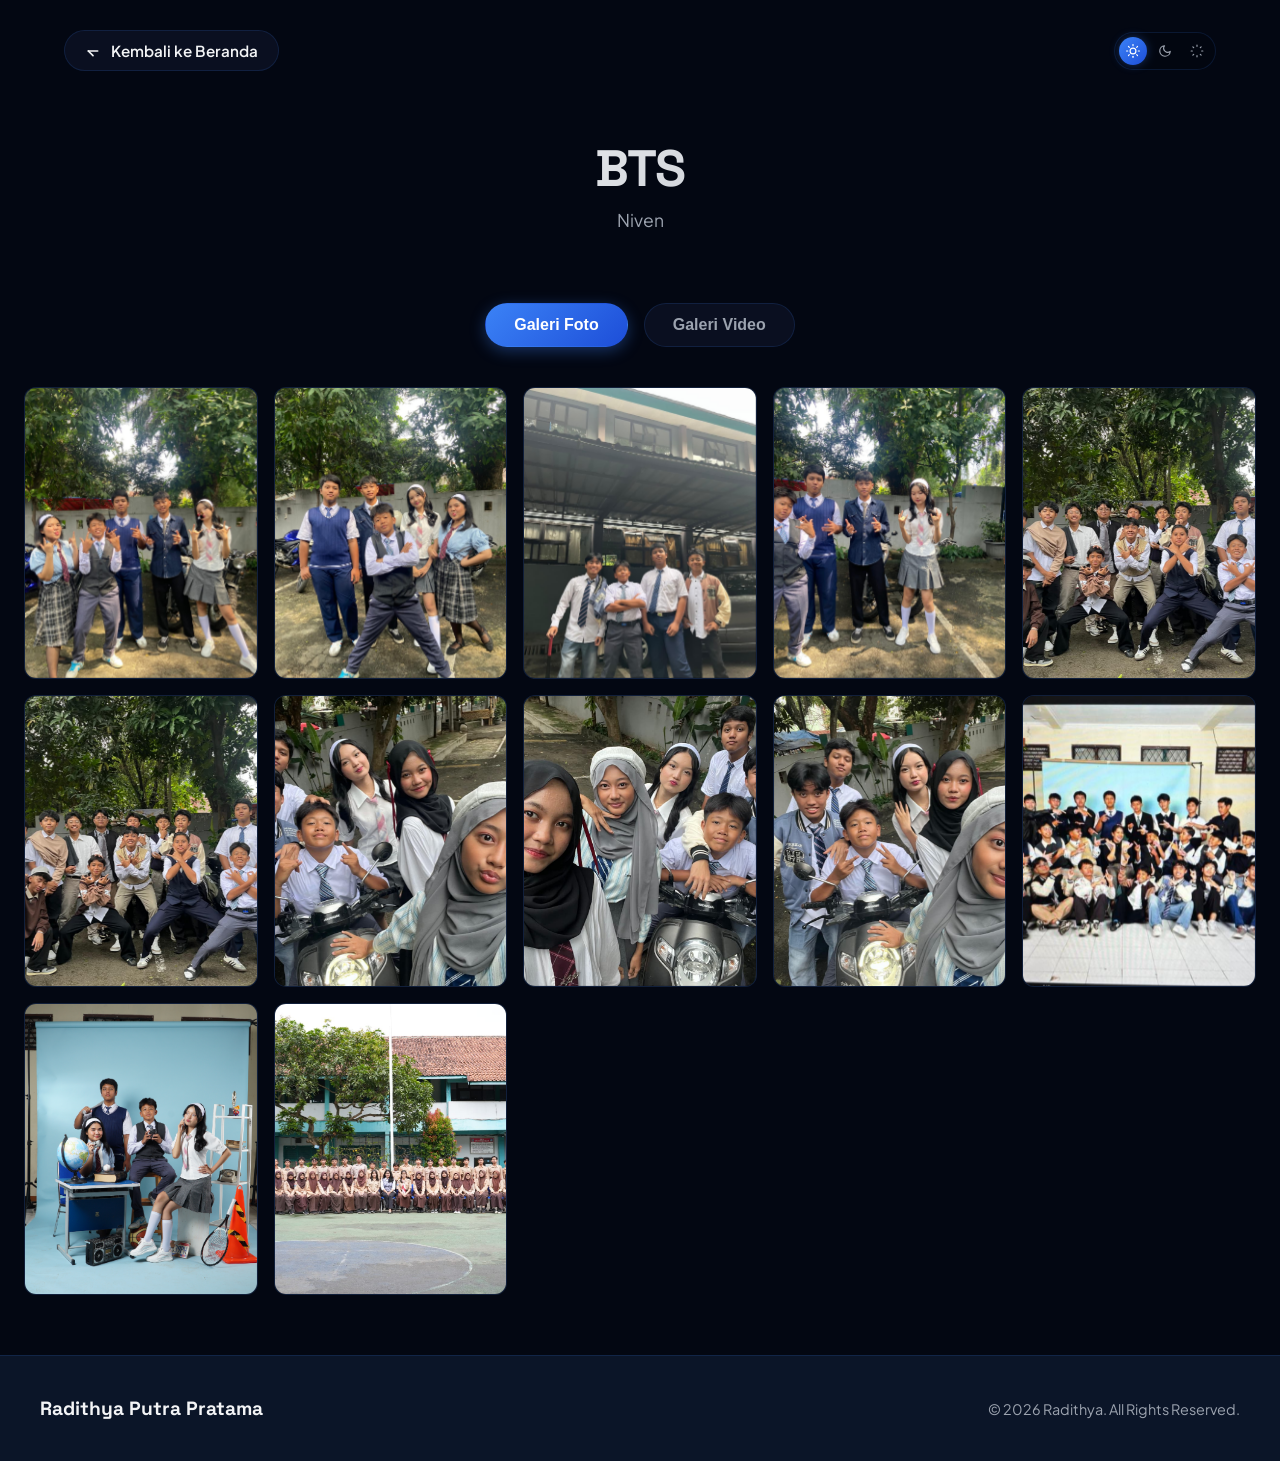
<file: page/album kenangan/bts.html>
<!doctype html>
<html lang="id">
  <head>
    <meta charset="UTF-8" />
    <meta name="viewport" content="width=device-width, initial-scale=1.0" />
    <title>
      Radithya Putra Pratama - Personal Website - Album Kenangan - BTS
    </title>
    <link
      rel="icon"
      type="image/png"
      href="https://radithya1210.github.io/Radithya-Putra-Pratama---Personal-Website/asset/img/logo.png"
    />
    <!-- Google Fonts -->
    <link rel="preconnect" href="https://fonts.googleapis.com" />
    <link rel="preconnect" href="https://fonts.gstatic.com" crossorigin />
    <link
      href="https://fonts.googleapis.com/css2?family=Plus+Jakarta+Sans:wght@300;400;500;600;700;800&family=Space+Grotesk:wght@400;500;600;700&display=swap"
      rel="stylesheet"
    />
    <link rel="stylesheet" href="style.css" />

    <style>
      .pagination-container {
        display: flex;
        align-items: center;
        justify-content: center;
        margin: 3rem 0 1rem 0;
        gap: 0.75rem;
        width: 100%;
      }

      .btn-pagination {
        display: inline-flex;
        align-items: center;
        justify-content: center;
        background: rgba(255, 255, 255, 0.05);
        color: var(--text-color, #ffffff);
        border: 1px solid rgba(255, 255, 255, 0.1);
        width: 45px;
        height: 45px;
        border-radius: 50%;
        cursor: pointer;
        transition: all 0.3s cubic-bezier(0.4, 0, 0.2, 1);
        backdrop-filter: blur(10px);
        box-shadow: 0 4px 15px rgba(0, 0, 0, 0.1);
      }

      .btn-pagination:hover:not(:disabled) {
        background: var(--text-color, #ffffff);
        color: var(--bg-color, #0a0a0a);
        transform: scale(1.08);
        box-shadow: 0 6px 20px rgba(255, 255, 255, 0.15);
      }

      .btn-pagination:disabled {
        opacity: 0.3;
        cursor: not-allowed;
      }

      .pagination-numbers {
        display: flex;
        gap: 0.5rem;
      }

      .page-num {
        display: inline-flex;
        align-items: center;
        justify-content: center;
        background: rgba(255, 255, 255, 0.02);
        color: var(--text-color, #ffffff);
        border: 1px solid rgba(255, 255, 255, 0.05);
        width: 40px;
        height: 40px;
        border-radius: 50%;
        font-family: "Space Grotesk", sans-serif;
        font-weight: 600;
        font-size: 0.9rem;
        cursor: pointer;
        transition: all 0.3s cubic-bezier(0.4, 0, 0.2, 1);
      }

      .page-num:hover:not(.active):not(:disabled) {
        background: rgba(255, 255, 255, 0.1);
        border-color: rgba(255, 255, 255, 0.2);
        transform: translateY(-2px);
      }

      .page-num.active {
        background: var(--text-color, #ffffff);
        color: var(--bg-color, #0a0a0a);
        border-color: var(--text-color, #ffffff);
        box-shadow: 0 4px 15px rgba(255, 255, 255, 0.2);
      }

      .page-num:disabled {
        opacity: 0.4;
        cursor: not-allowed;
      }

      .pagination-status-text {
        font-family: "Plus Jakarta Sans", sans-serif;
        font-size: 0.85rem;
        color: rgba(255, 255, 255, 0.5);
        letter-spacing: 0.5px;
        text-align: center;
        margin-bottom: 3rem;
        transition: color 0.3s ease;
      }

      /* Efek Transisi Kelembutan Render Foto */
      .gallery-card {
        position: relative;
        overflow: hidden;
        background: rgba(255, 255, 255, 0.03);
        transition:
          transform 0.3s ease,
          box-shadow 0.3s ease;
      }

      /* Gambar disembunyikan sampai selesai dimuat dalam batch */
      .gallery-card img {
        opacity: 0;
        transition: opacity 0.4s cubic-bezier(0.4, 0, 0.2, 1);
        will-change: opacity;
      }

      .gallery-card img.loaded {
        opacity: 1;
      }

      /* Animasi Pulse Skeleton saat menunggu antrean render */
      @keyframes skeletonPulse {
        0% {
          opacity: 0.5;
        }
        50% {
          opacity: 0.25;
        }
        100% {
          opacity: 0.5;
        }
      }

      .gallery-card.loading-skeleton::before {
        content: "";
        position: absolute;
        top: 0;
        left: 0;
        right: 0;
        bottom: 0;
        background: linear-gradient(
          90deg,
          transparent,
          rgba(255, 255, 255, 0.05),
          transparent
        );
        animation: skeletonPulse 1.5s ease infinite;
        z-index: 1;
      }

      /* Hilangkan efek loading saat gambar siap tampil */
      .gallery-card:not(.loading-skeleton)::before {
        display: none;
      }

      /* Adaptasi Warna untuk Light Mode */
      html[data-theme="light"] .btn-pagination,
      html[data-theme="light"] .page-num {
        background: rgba(0, 0, 0, 0.03);
        border: 1px solid rgba(0, 0, 0, 0.08);
        color: #1a1a1a;
      }

      html[data-theme="light"] .btn-pagination:hover:not(:disabled),
      html[data-theme="light"] .page-num.active {
        background: #1a1a1a;
        color: #ffffff;
        border-color: #1a1a1a;
        box-shadow: 0 4px 15px rgba(0, 0, 0, 0.15);
      }

      html[data-theme="light"] .page-num:hover:not(.active):not(:disabled) {
        background: rgba(0, 0, 0, 0.08);
      }

      html[data-theme="light"] .pagination-status-text {
        color: rgba(0, 0, 0, 0.6);
      }

      html[data-theme="light"] .gallery-card {
        background: rgba(0, 0, 0, 0.05);
      }
    </style>
  </head>
  <body>
    <!-- Mouse Glow Effect -->
    <div id="mouse-glow"></div>

    <!-- Header Controls -->
    <div class="header-controls">
      <a
        href="https://radithya1210.github.io/Radithya-Putra-Pratama---Personal-Website/"
        class="btn-back-home"
      >
        <svg
          width="16"
          height="16"
          viewBox="0 0 24 24"
          fill="none"
          stroke="currentColor"
          stroke-width="2.5"
          stroke-linecap="round"
          stroke-linejoin="round"
        >
          <line x1="19" y1="12" x2="5" y2="12"></line>
          <polyline points="12 19 5 12 12 19"></polyline>
        </svg>
        Kembali ke Beranda
      </a>

      <!-- Theme Switcher (3-Modes) -->
      <div class="theme-switcher">
        <button
          class="theme-btn active"
          data-theme-val="default"
          title="Default Theme"
        >
          <svg
            width="14"
            height="14"
            viewBox="0 0 24 24"
            fill="none"
            stroke="currentColor"
            stroke-width="2"
            stroke-linecap="round"
            stroke-linejoin="round"
          >
            <circle cx="12" cy="12" r="5"></circle>
            <line x1="12" y1="1" x2="12" y2="3"></line>
            <line x1="12" y1="21" x2="12" y2="23"></line>
            <line x1="4.22" y1="4.22" x2="5.64" y2="5.64"></line>
            <line x1="18.36" y1="18.36" x2="19.78" y2="19.78"></line>
            <line x1="1" y1="12" x2="3" y2="12"></line>
            <line x1="21" y1="12" x2="23" y2="12"></line>
            <line x1="4.22" y1="19.78" x2="5.64" y2="18.36"></line>
            <line x1="18.36" y1="5.64" x2="19.78" y2="4.22"></line>
          </svg>
        </button>
        <button class="theme-btn" data-theme-val="dark" title="Dark Mode">
          <svg
            width="14"
            height="14"
            viewBox="0 0 24 24"
            fill="none"
            stroke="currentColor"
            stroke-width="2"
            stroke-linecap="round"
            stroke-linejoin="round"
          >
            <path d="M21 12.79A9 9 0 1 1 11.21 3 7 7 0 0 0 21 12.79z"></path>
          </svg>
        </button>
        <button class="theme-btn" data-theme-val="light" title="Light Mode">
          <svg
            width="14"
            height="14"
            viewBox="0 0 24 24"
            fill="none"
            stroke="currentColor"
            stroke-width="2"
            stroke-linecap="round"
            stroke-linejoin="round"
          >
            <path
              d="M12 2v2M12 20v2M4.93 4.93l1.41 1.41M17.66 17.66l1.41 1.41M2 12h2M20 12h2M6.34 17.66l-1.41 1.41M19.07 4.93l-1.41 1.41"
            ></path>
          </svg>
        </button>
      </div>
    </div>

    <!-- Hero Section -->
    <div class="hero-section">
      <h1 class="hero-title">BTS</h1>
      <p class="hero-desc">Niven</p>
    </div>

    <!-- Minimal Nav Section Switcher -->
    <div class="section-nav">
      <button class="nav-btn active" onclick="switchSection('photo')">
        Galeri Foto
      </button>
      <button class="nav-btn" onclick="switchSection('video')">
        Galeri Video
      </button>
    </div>

    <!-- Gallery Container -->
    <div class="gallery-container">
      <!-- Photo Section -->
      <div id="photo-section" class="gallery-section active">
        <div class="gallery-grid" id="photo-grid">
          <!-- Dinamis di-render oleh JS -->
        </div>

        <!-- Wadah Kontrol Halaman (Pagination) -->
        <div
          id="pagination-wrapper"
          class="pagination-container"
          style="display: none"
        >
          <button
            class="btn-pagination"
            id="prev-page-btn"
            onclick="changePage(-1)"
            title="Halaman Sebelumnya"
          >
            <svg
              width="18"
              height="18"
              viewBox="0 0 24 24"
              fill="none"
              stroke="currentColor"
              stroke-width="2.5"
              stroke-linecap="round"
              stroke-linejoin="round"
            >
              <polyline points="15 18 9 12 15 6"></polyline>
            </svg>
          </button>

          <div class="pagination-numbers" id="pagination-numbers">
            <!-- Render nomor halaman dinamis -->
          </div>

          <button
            class="btn-pagination"
            id="next-page-btn"
            onclick="changePage(1)"
            title="Halaman Berikutnya"
          >
            <svg
              width="18"
              height="18"
              viewBox="0 0 24 24"
              fill="none"
              stroke="currentColor"
              stroke-width="2.5"
              stroke-linecap="round"
              stroke-linejoin="round"
            >
              <polyline points="9 18 15 12 9 6"></polyline>
            </svg>
          </button>
        </div>
        <div id="pagination-status" class="pagination-status-text"></div>
      </div>

      <!-- Video Section -->
      <div id="video-section" class="gallery-section">
        <div class="gallery-grid" id="video-grid">
          <!-- Dinamis di-render oleh JS -->
        </div>
      </div>
    </div>

    <!-- Lightbox/Floating Viewer Overlay -->
    <div class="viewer-overlay" id="media-viewer">
      <!-- Top controls -->
      <div class="viewer-header">
        <button class="viewer-btn" id="download-btn" title="Unduh File">
          <svg
            width="18"
            height="18"
            viewBox="0 0 24 24"
            fill="none"
            stroke="currentColor"
            stroke-width="2"
          >
            <path d="M21 15v4a2 2 0 0 1-2 2H5a2 2 0 0 1-2-2v-4"></path>
            <polyline points="7 10 12 15 17 10"></polyline>
            <line x1="12" y1="15" x2="12" y2="3"></line>
          </svg>
        </button>
        <button class="viewer-btn" onclick="closeViewer()" title="Tutup">
          <svg
            width="18"
            height="18"
            viewBox="0 0 24 24"
            fill="none"
            stroke="currentColor"
            stroke-width="2"
          >
            <line x1="18" y1="6" x2="6" y2="18"></line>
            <line x1="6" y1="6" x2="18" y2="18"></line>
          </svg>
        </button>
      </div>

      <!-- Navigation Arrows -->
      <button class="viewer-nav-btn nav-left" onclick="navigateMedia(-1)">
        <svg
          width="24"
          height="24"
          viewBox="0 0 24 24"
          fill="none"
          stroke="currentColor"
          stroke-width="2.5"
        >
          <polyline points="15 18 9 12 15 6"></polyline>
        </svg>
      </button>

      <button class="viewer-nav-btn nav-right" onclick="navigateMedia(1)">
        <svg
          width="24"
          height="24"
          viewBox="0 0 24 24"
          fill="none"
          stroke="currentColor"
          stroke-width="2.5"
        >
          <polyline points="9 18 15 12 9 6"></polyline>
        </svg>
      </button>

      <!-- Media Content Area -->
      <div class="viewer-content-wrap">
        <div class="viewer-media-box" id="viewer-media-box">
          <!-- Target render dinamis -->
        </div>
      </div>

      <!-- Footer Info -->
      <div class="viewer-footer-info">
        <div class="viewer-media-title" id="viewer-media-title">Judul Item</div>
        <div class="viewer-media-desc" id="viewer-media-desc">
          Kategori / Deskripsi Item
        </div>
      </div>
    </div>

    <!-- Footer -->
    <footer>
      <div class="footer-container">
        <div class="footer-logo">Radithya Putra Pratama</div>
        <div class="footer-copyright">
          &copy; <span id="footer-year"></span> Radithya. All Rights Reserved.
        </div>
      </div>
    </footer>

    <script>
      // 12 Data Foto BTS (Menggunakan URL Github Pages)
      const photos = [
        {
          id: 1,
          title: "1 November 2025",
          src: "https://radithya1210.github.io/Radithya-Putra-Pratama---Personal-Website/asset/img/bts/1.jpeg",
          desc: "Galeri Dokumentasi BTS",
        },
        {
          id: 2,
          title: "1 November 2025",
          src: "https://radithya1210.github.io/Radithya-Putra-Pratama---Personal-Website/asset/img/bts/2.jpeg",
          desc: "Galeri Dokumentasi BTS",
        },
        {
          id: 3,
          title: "1 November 2025",
          src: "https://radithya1210.github.io/Radithya-Putra-Pratama---Personal-Website/asset/img/bts/3.jpeg",
          desc: "Galeri Dokumentasi BTS",
        },
        {
          id: 4,
          title: "1 November 2025",
          src: "https://radithya1210.github.io/Radithya-Putra-Pratama---Personal-Website/asset/img/bts/4.jpeg",
          desc: "Galeri Dokumentasi BTS",
        },
        {
          id: 5,
          title: "1 November 2025",
          src: "https://radithya1210.github.io/Radithya-Putra-Pratama---Personal-Website/asset/img/bts/5.jpeg",
          desc: "Galeri Dokumentasi BTS",
        },
        {
          id: 6,
          title: "1 November 2025",
          src: "https://radithya1210.github.io/Radithya-Putra-Pratama---Personal-Website/asset/img/bts/6.jpeg",
          desc: "Galeri Dokumentasi BTS",
        },
        {
          id: 7,
          title: "1 November 2025",
          src: "https://radithya1210.github.io/Radithya-Putra-Pratama---Personal-Website/asset/img/bts/7.jpeg",
          desc: "Galeri Dokumentasi BTS",
        },
        {
          id: 8,
          title: "1 November 2025",
          src: "https://radithya1210.github.io/Radithya-Putra-Pratama---Personal-Website/asset/img/bts/8.jpeg",
          desc: "Galeri Dokumentasi BTS",
        },
        {
          id: 9,
          title: "1 November 2025",
          src: "https://radithya1210.github.io/Radithya-Putra-Pratama---Personal-Website/asset/img/bts/9.jpeg",
          desc: "Galeri Dokumentasi BTS",
        },
        {
          id: 10,
          title: "1 November 2025",
          src: "https://radithya1210.github.io/Radithya-Putra-Pratama---Personal-Website/asset/img/bts/10.jpeg",
          desc: "Galeri Dokumentasi BTS",
        },
        {
          id: 11,
          title: "1 November 2025",
          src: "https://radithya1210.github.io/Radithya-Putra-Pratama---Personal-Website/asset/img/bts/11.JPG",
          desc: "Galeri Dokumentasi BTS",
        },
        {
          id: 12,
          title: "12 November 2025",
          src: "https://radithya1210.github.io/Radithya-Putra-Pratama---Personal-Website/asset/img/bts/12.jpeg",
          desc: "Galeri Dokumentasi BTS",
        },
      ];

      // Array video kosong untuk mencegah error pembacaan
      const videos = [];

      let currentSection = "photo"; // 'photo' atau 'video'
      let activeIndex = 0; // Index media yang sedang aktif di viewer

      // STATE UNTUK HALAMAN FOTO (PAGINATION PINTAR & PENJAGA RAM)
      let currentPage = 1;
      let totalPages = 1;
      let itemsPerPage = 20; // Dibatasi 20 items per halaman untuk optimasi RAM ekstrim

      // Array penampung objek Image yang aktif mengunduh untuk pembatalan instan saat ganti halaman
      let activeImageLoaders = [];
      let activeLoadSessionId = 0;

      // Helper CDN Image Compressor Proxy (weserv.nl)
      // Dipaksa kompresi ke resolusi 320px dengan format WEBP output & kualitas 40% (Ringan sekali untuk RAM)
      function getCompressedUrl(originalSrc) {
        return `https://images.weserv.nl/?url=${encodeURIComponent(originalSrc)}&w=320&q=40&output=webp`;
      }

      // Fungsi vital untuk menghancurkan referensi gambar lama secara instan sebelum dihapus dari DOM
      function cleanupCurrentGridImages() {
        const grid = document.getElementById("photo-grid");
        if (grid) {
          const imgs = grid.querySelectorAll("img");
          imgs.forEach((img) => {
            img.onload = null;
            img.onerror = null;
            // Mengarahkan ke minimal data-URI memaksa browser menghapus cache dekode pixel dari memori RAM
            img.src =
              "data:image/svg+xml;utf8,<svg xmlns='http://www.w3.org/2000/svg' width='1' height='1'></svg>";
          });
        }
      }

      // Fungsi untuk menghentikan & membatalkan semua koneksi HTTP gambar yang sedang berjalan
      function cancelPendingDownloads() {
        activeImageLoaders.forEach((img) => {
          img.onload = null;
          img.onerror = null;
          img.src =
            "data:image/svg+xml;utf8,<svg xmlns='http://www.w3.org/2000/svg' width='1' height='1'></svg>";
        });
        activeImageLoaders = [];
      }

      // Fungsi menginisialisasi pembagian foto pintar per halaman
      function initPhotoPagination() {
        const total = photos.length;
        // Gunakan batas konstan 20 foto per halaman untuk menjamin stabilitas RAM di semua gawai
        itemsPerPage = 20;
        totalPages = Math.ceil(total / itemsPerPage);
        currentPage = 1;
      }

      // Render Photo Cards berdasarkan Halaman dengan pembersihan sampah memori ketat
      async function renderPhotos() {
        // 1. Bersihkan sampah memori dari halaman sebelumnya terlebih dahulu
        cleanupCurrentGridImages();
        cancelPendingDownloads();

        activeLoadSessionId++;
        const currentSession = activeLoadSessionId;

        const grid = document.getElementById("photo-grid");
        grid.innerHTML = "";

        const startIndex = (currentPage - 1) * itemsPerPage;
        const endIndex = Math.min(startIndex + itemsPerPage, photos.length);
        const visiblePhotos = photos.slice(startIndex, endIndex);

        // Langkah 1: Render kerangka/skeleton instan
        visiblePhotos.forEach((photo, index) => {
          const globalIndex = startIndex + index;
          const card = `
            <div class="gallery-card loading-skeleton" id="card-${globalIndex}" onclick="openViewer(${globalIndex}, 'photo')">
              <img alt="${photo.title}" />
              <div class="card-overlay">
                <span class="card-tag">Foto</span>
                <h3 class="card-title">${photo.title}</h3>
              </div>
            </div>
          `;
          grid.insertAdjacentHTML("beforeend", card);
        });

        // Perbarui Kontrol Navigasi Halaman
        const paginationWrapper = document.getElementById("pagination-wrapper");
        const paginationStatus = document.getElementById("pagination-status");

        if (totalPages > 1) {
          paginationWrapper.style.display = "flex";
          paginationStatus.style.display = "block";
          paginationStatus.textContent = `Menampilkan ${startIndex + 1} - ${endIndex} dari ${photos.length} foto (Halaman ${currentPage} dari ${totalPages})`;
          renderPaginationControls();
        } else {
          paginationWrapper.style.display = "none";
          paginationStatus.style.display = "none";
        }

        // Langkah 2: Proses pemuatan gambar sekuensial (Batching berurutan per 5 foto demi menjaga CPU)
        const batchSize = 5;
        for (let i = 0; i < visiblePhotos.length; i += batchSize) {
          // Jika pengguna telah berpindah halaman, hentikan pemrosesan batch lama seketika
          if (currentSession !== activeLoadSessionId) return;

          const batch = visiblePhotos.slice(i, i + batchSize);

          // Muat batch kecil secara paralel
          const batchPromises = batch.map((photo, batchIndex) => {
            const globalIndex = startIndex + i + batchIndex;
            return new Promise((resolve) => {
              const cardElement = document.getElementById(
                `card-${globalIndex}`,
              );
              const imgElement = cardElement
                ? cardElement.querySelector("img")
                : null;

              if (!imgElement) {
                resolve();
                return;
              }

              const tempImg = new Image();
              activeImageLoaders.push(tempImg);

              const compressedSrc = getCompressedUrl(photo.src);

              tempImg.onload = () => {
                if (currentSession === activeLoadSessionId) {
                  imgElement.src = compressedSrc;
                  imgElement.classList.add("loaded");
                  cardElement.classList.remove("loading-skeleton");
                }
                activeImageLoaders = activeImageLoaders.filter(
                  (item) => item !== tempImg,
                );
                resolve();
              };

              tempImg.onerror = () => {
                if (currentSession === activeLoadSessionId) {
                  // Fallback src asli jika proxy gagal
                  imgElement.src = photo.src;
                  imgElement.classList.add("loaded");
                  cardElement.classList.remove("loading-skeleton");
                }
                activeImageLoaders = activeImageLoaders.filter(
                  (item) => item !== tempImg,
                );
                resolve();
              };

              tempImg.src = compressedSrc;
            });
          });

          // Jeda mikro 40ms antar batch agar browser memiliki waktu untuk melakukan garbage collection & rendering frame
          await Promise.all([
            Promise.all(batchPromises),
            new Promise((resolve) => setTimeout(resolve, 40)),
          ]);
        }
      }

      // Render tombol nomor halaman secara dinamis
      function renderPaginationControls() {
        const prevBtn = document.getElementById("prev-page-btn");
        const nextBtn = document.getElementById("next-page-btn");
        const numContainer = document.getElementById("pagination-numbers");

        prevBtn.disabled = currentPage === 1;
        nextBtn.disabled = currentPage === totalPages;

        numContainer.innerHTML = "";

        // Render semua halaman
        for (let i = 1; i <= totalPages; i++) {
          const numBtn = document.createElement("button");
          numBtn.className = `page-num ${i === currentPage ? "active" : ""}`;
          numBtn.textContent = i;
          numBtn.onclick = () => goToPage(i);
          numContainer.appendChild(numBtn);
        }
      }

      // Fungsi berpindah halaman secara Langsung/Instan (Memicu render urut bebas lag)
      function goToPage(pageNumber) {
        if (
          pageNumber < 1 ||
          pageNumber > totalPages ||
          pageNumber === currentPage
        )
          return;

        currentPage = pageNumber;
        renderPhotos();

        // Auto scroll kembali ke atas galeri secara halus
        document
          .querySelector(".section-nav")
          .scrollIntoView({ behavior: "smooth" });
      }

      // Navigasi via tombol Panah Kiri / Kanan
      function changePage(direction) {
        goToPage(currentPage + direction);
      }

      // Render Video Cards dengan pemanfaatan Tag Video (#t=1) sebagai generator thumbnail otomatis
      function renderVideos() {
        const grid = document.getElementById("video-grid");
        grid.innerHTML = "";

        if (videos.length === 0) {
          grid.innerHTML = `<p style="grid-column: 1/-1; text-align: center; opacity: 0.5; padding: 2rem;">Belum ada video saat ini.</p>`;
          return;
        }

        videos.forEach((video, index) => {
          const card = `
            <div class="gallery-card" onclick="openViewer(${index}, 'video')">
              <div class="video-thumbnail-wrapper">
                <video src="${video.src}#t=1" preload="metadata" muted playsinline></video>
                <div class="play-badge">
                  <svg width="20" height="20" viewBox="0 0 24 24" fill="currentColor">
                    <polygon points="5 3 19 12 5 21 5 3"></polygon>
                  </svg>
                </div>
              </div>
              <div class="card-overlay">
                <span class="card-tag">Video</span>
                <h3 class="card-title">${video.title}</h3>
              </div>
            </div>
          `;
          grid.insertAdjacentHTML("beforeend", card);
        });
      }

      // Switch Section
      function switchSection(section) {
        currentSection = section;
        const navBtns = document.querySelectorAll(".nav-btn");
        const photoSec = document.getElementById("photo-section");
        const videoSec = document.getElementById("video-section");

        navBtns.forEach((btn) => btn.classList.remove("active"));

        if (section === "photo") {
          navBtns[0].classList.add("active");
          photoSec.classList.add("active");
          videoSec.classList.remove("active");
        } else {
          navBtns[1].classList.add("active");
          videoSec.classList.add("active");
          photoSec.classList.remove("active");
        }
      }

      // Open Floating Viewer (Lightbox)
      function openViewer(index, type) {
        activeIndex = index;
        currentSection = type;
        const viewer = document.getElementById("media-viewer");
        viewer.classList.add("active");
        renderViewerContent();
      }

      // Close Viewer
      function closeViewer() {
        const viewer = document.getElementById("media-viewer");
        viewer.classList.remove("active");
        const mediaBox = document.getElementById("viewer-media-box");

        // Hentikan video agar tidak bersuara di background saat ditutup
        mediaBox.innerHTML = "";
      }

      // Render Viewer Content - PENTING: Lightbox & Unduh menggunakan SRC asli (HD / Kualitas Penuh)
      function renderViewerContent() {
        const mediaBox = document.getElementById("viewer-media-box");
        const titleEl = document.getElementById("viewer-media-title");
        const descEl = document.getElementById("viewer-media-desc");
        const downloadBtn = document.getElementById("download-btn");

        const items = currentSection === "photo" ? photos : videos;
        const currentItem = items[activeIndex];

        titleEl.textContent = currentItem.title;
        descEl.textContent = currentItem.desc || "";

        // Handler Unduh Berkualitas Tinggi (Menggunakan berkas asli original, TANPA kompresi)
        downloadBtn.onclick = () => {
          const link = document.createElement("a");
          link.href = currentItem.src;
          link.download = currentItem.title;
          document.body.appendChild(link);
          link.click();
          document.body.removeChild(link);
        };

        if (currentSection === "photo") {
          // Lightbox menggunakan RESOLUSI ASLI FULL HD demi kepuasan pandangan visual
          mediaBox.innerHTML = `<img src="${currentItem.src}" alt="${currentItem.title}">`;
        } else {
          // Render pemutar video kustom premium
          mediaBox.innerHTML = `
            <div class="custom-player-wrapper" id="custom-video-wrapper">
              <video id="kustom-video-el" src="${currentItem.src}"></video>

              <!-- Tombol Play Raksasa di Tengah -->
              <div class="giant-play-btn" onclick="toggleKustomPlay()">
                <svg id="giant-play-icon" width="24" height="24" viewBox="0 0 24 24" fill="currentColor">
                  <polygon points="5 3 19 12 5 21 5 3"></polygon>
                </svg>
              </div>

              <!-- Bar Kontrol Kustom -->
              <div class="video-custom-controls">

                <!-- Progress bar -->
                <div class="video-timeline-container" id="video-timeline" onclick="seekVideo(event)">
                  <div class="video-timeline-fill" id="video-timeline-fill"></div>
                  <div class="video-timeline-handle" id="video-timeline-handle"></div>
                </div>

                <!-- Tombol aksi -->
                <div class="video-controls-row">
                  <div class="video-controls-left">
                    <button class="video-control-btn" onclick="toggleKustomPlay()">
                      <svg id="video-play-icon" width="20" height="20" viewBox="0 0 24 24" fill="currentColor">
                        <polygon points="5 3 19 12 5 21 5 3"></polygon>
                      </svg>
                    </button>
                    <div class="video-time-display">
                      <span id="v-current-time">0:00</span> / <span id="v-total-time">0:00</span>
                    </div>
                  </div>

                  <div class="video-controls-right">
                    <!-- Volume Control -->
                    <div class="video-volume-wrap">
                      <button class="video-control-btn" onclick="toggleMute()">
                        <svg id="volume-icon" width="18" height="18" viewBox="0 0 24 24" fill="none" stroke="currentColor" stroke-width="2">
                          <polygon points="11 5 6 9 2 9 2 15 6 15 11 19 11 5"></polygon>
                          <path d="M19.07 4.93a10 10 0 0 1 0 14.14M15.54 8.46a5 5 0 0 1 0 7.07"></path>
                        </svg>
                      </button>
                      <div class="video-volume-slider" onclick="adjustVideoVolume(event)">
                        <div class="video-volume-fill" id="v-volume-fill"></div>
                      </div>
                    </div>

                    <!-- Fullscreen -->
                    <button class="video-control-btn" onclick="toggleFullscreen()">
                      <svg width="18" height="18" viewBox="0 0 24 24" fill="none" stroke="currentColor" stroke-width="2">
                        <path d="M8 3H5a2 2 0 0 0-2 2v3m18 0V5a2 2 0 0 0-2-2h-3m0 18h3a2 2 0 0 0 2-2v-3M3 16v3a2 2 0 0 0 2 2h3"></path>
                      </svg>
                    </button>
                  </div>
                </div>

              </div>
            </div>
          `;

          // Jalankan inisialisasi pemutar video kustom
          initCustomVideoPlayer();
        }
      }

      // Navigasi Media (Kiri / Kanan)
      function navigateMedia(direction) {
        const items = currentSection === "photo" ? photos : videos;
        activeIndex += direction;

        if (activeIndex < 0) {
          activeIndex = items.length - 1;
        } else if (activeIndex >= items.length) {
          activeIndex = 0;
        }

        renderViewerContent();
      }

      // --- KUSTOM VIDEO PLAYER ENGINE ---
      let vElement,
        vTimelineFill,
        vTimelineHandle,
        vPlayIcon,
        vGiantPlayIcon,
        vCurrentTime,
        vTotalTime,
        vVolumeFill,
        vVolumeIcon;

      function initCustomVideoPlayer() {
        vElement = document.getElementById("kustom-video-el");
        vTimelineFill = document.getElementById("video-timeline-fill");
        vTimelineHandle = document.getElementById("video-timeline-handle");
        vPlayIcon = document.getElementById("video-play-icon");
        vGiantPlayIcon = document.getElementById("giant-play-icon");
        vCurrentTime = document.getElementById("v-current-time");
        vTotalTime = document.getElementById("v-total-time");
        vVolumeFill = document.getElementById("v-volume-fill");
        vVolumeIcon = document.getElementById("volume-icon");

        vElement.addEventListener("timeupdate", () => {
          const curTime = vElement.currentTime;
          const duration = vElement.duration || 1;
          const percentage = (curTime / duration) * 100;

          if (vTimelineFill) vTimelineFill.style.width = `${percentage}%`;
          if (vTimelineHandle) vTimelineHandle.style.left = `${percentage}%`;

          if (vCurrentTime) {
            const min = Math.floor(curTime / 60);
            const sec = Math.floor(curTime % 60)
              .toString()
              .padStart(2, "0");
            vCurrentTime.textContent = `${min}:${sec}`;
          }
        });

        vElement.addEventListener("loadedmetadata", () => {
          const duration = vElement.duration;
          const min = Math.floor(duration / 60);
          const sec = Math.floor(duration % 60)
            .toString()
            .padStart(2, "0");
          if (vTotalTime) vTotalTime.textContent = `${min}:${sec}`;
        });

        vElement.addEventListener("ended", () => {
          vElement.currentTime = 0;
          updateVideoIcons(false);
        });
      }

      function toggleKustomPlay() {
        if (!vElement) return;
        if (vElement.paused) {
          vElement.play();
          updateVideoIcons(true);
        } else {
          vElement.pause();
          updateVideoIcons(false);
        }
      }

      function updateVideoIcons(isPlaying) {
        if (isPlaying) {
          vPlayIcon.outerHTML = `
            <svg id="video-play-icon" width="20" height="20" viewBox="0 0 24 24" fill="currentColor">
              <rect x="6" y="4" width="4" height="16"></rect><rect x="14" y="4" width="4" height="16"></rect>
            </svg>
          `;
          vGiantPlayIcon.outerHTML = `
            <svg id="giant-play-icon" width="24" height="24" viewBox="0 0 24 24" fill="currentColor">
              <rect x="6" y="4" width="4" height="16"></rect><rect x="14" y="4" width="4" height="16"></rect>
            </svg>
          `;
        } else {
          vPlayIcon.outerHTML = `
            <svg id="video-play-icon" width="20" height="20" viewBox="0 0 24 24" fill="currentColor">
              <polygon points="5 3 19 12 5 21 5 3"></polygon>
            </svg>
          `;
          vGiantPlayIcon.outerHTML = `
            <svg id="giant-play-icon" width="24" height="24" viewBox="0 0 24 24" fill="currentColor">
              <polygon points="5 3 19 12 5 21 5 3"></polygon>
            </svg>
          `;
        }
        vPlayIcon = document.getElementById("video-play-icon");
        vGiantPlayIcon = document.getElementById("giant-play-icon");
      }

      // --- MOUSE FOLLOW EFFECT ---
      const glowOrb = document.getElementById("mouse-glow");
      document.addEventListener("mousemove", (e) => {
        glowOrb.style.opacity = "1";
        glowOrb.style.left = e.clientX + "px";
        glowOrb.style.top = e.clientY + "px";
      });
      document.addEventListener("mouseleave", () => {
        glowOrb.style.opacity = "0";
      });

      // --- 3-THEME CONFIGURATION ---
      const themeBtns = document.querySelectorAll(".theme-btn");

      function setTheme(themeName) {
        if (themeName === "default") {
          document.documentElement.removeAttribute("data-theme");
        } else {
          document.documentElement.setAttribute("data-theme", themeName);
        }
        localStorage.setItem("radithya-portfolio-theme", themeName);

        themeBtns.forEach((btn) => {
          if (btn.getAttribute("data-theme-val") === themeName) {
            btn.classList.add("active");
          } else {
            btn.classList.remove("active");
          }
        });
      }

      const storedTheme =
        localStorage.getItem("radithya-portfolio-theme") || "default";
      setTheme(storedTheme);

      themeBtns.forEach((btn) => {
        btn.addEventListener("click", () => {
          const selectedTheme = btn.getAttribute("data-theme-val");
          setTheme(selectedTheme);
        });
      });

      // Key Listener for Lightbox Navigations (Arrow keys and Escape)
      document.addEventListener("keydown", (e) => {
        const viewer = document.getElementById("media-viewer");
        if (viewer.classList.contains("active")) {
          if (e.key === "ArrowRight") navigateMedia(1);
          if (e.key === "ArrowLeft") navigateMedia(-1);
          if (e.key === "Escape") closeViewer();
        }
      });

      // DOM Content Loaded Initializer
      document.addEventListener("DOMContentLoaded", () => {
        document.getElementById("footer-year").textContent =
          new Date().getFullYear();

        // Jalankan inisialisasi pembagian foto pintar sebelum me-render foto
        initPhotoPagination();
        renderPhotos();
        renderVideos();
      });
    </script>
  </body>
</html>
</file>
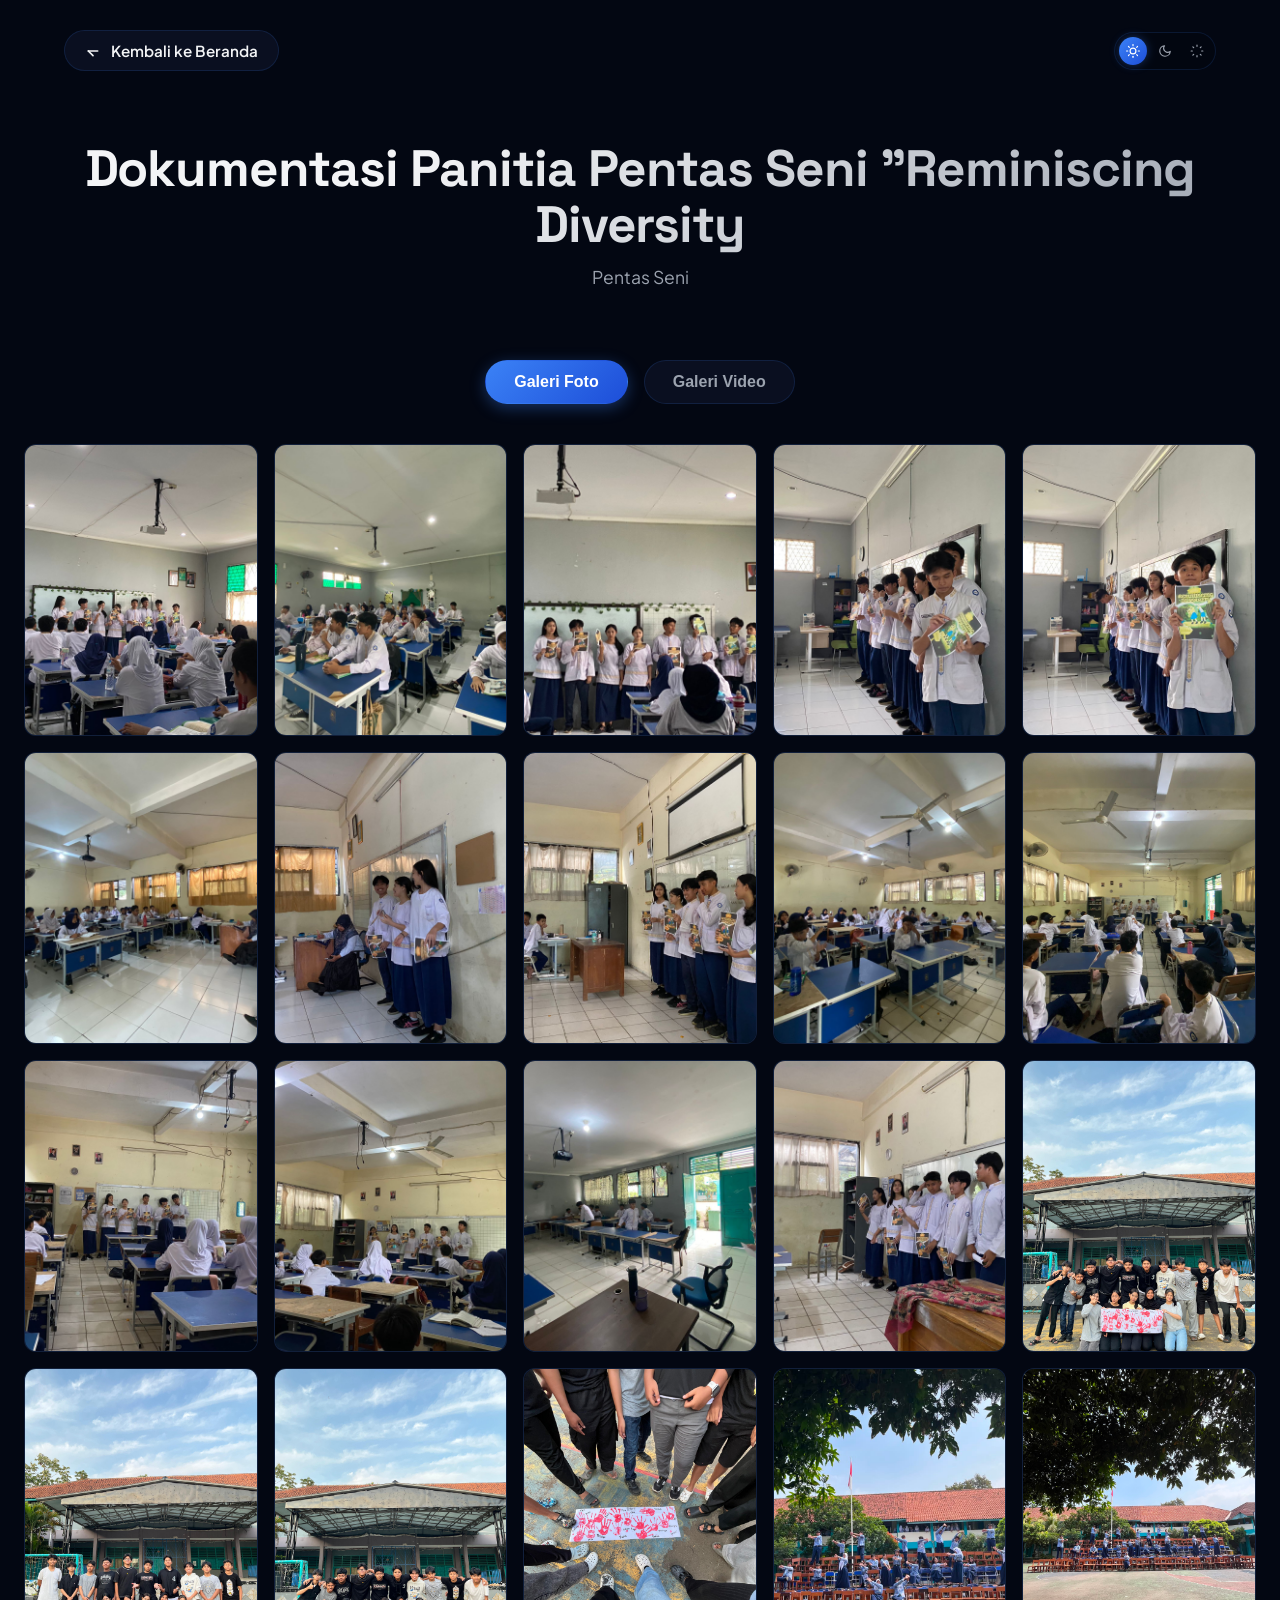
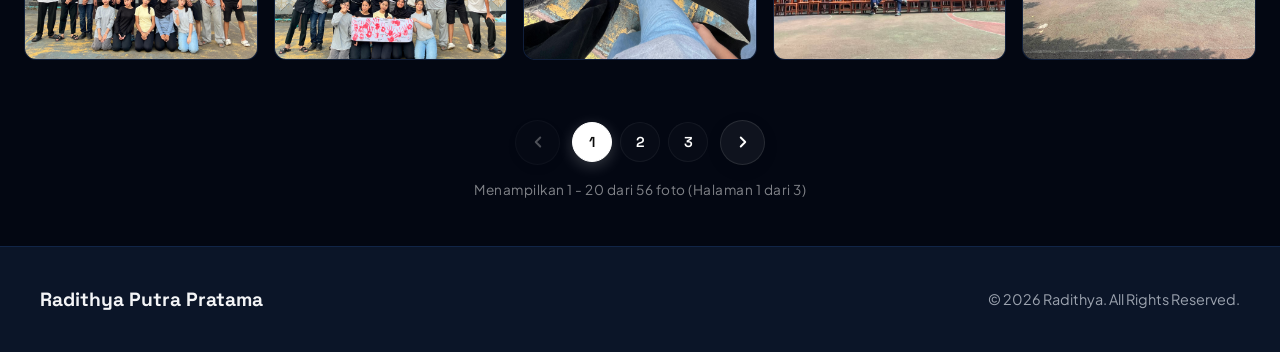
<file: page/album kenangan/dokumentasi panitia reminiscing diversity.html>
<!doctype html>
<html lang="id">
  <head>
    <meta charset="UTF-8" />
    <meta name="viewport" content="width=device-width, initial-scale=1.0" />
    <title>
      Radithya Putra Pratama - Personal Website - Album Kenangan - Dokumentasi
      Panitia Pentas Seni "Reminiscing Diversity
    </title>
    <link
      rel="icon"
      type="image/png"
      href="https://radithya1210.github.io/Radithya-Putra-Pratama---Personal-Website/asset/img/logo.png"
    />
    <!-- Google Fonts -->
    <link rel="preconnect" href="https://fonts.googleapis.com" />
    <link rel="preconnect" href="https://fonts.gstatic.com" crossorigin />
    <link
      href="https://fonts.googleapis.com/css2?family=Plus+Jakarta+Sans:wght@300;400;500;600;700;800&family=Space+Grotesk:wght@400;500;600;700&display=swap"
      rel="stylesheet"
    />
    <link rel="stylesheet" href="style.css" />
  </head>
  <body>
    <!-- Mouse Glow Effect -->
    <div id="mouse-glow"></div>

    <!-- Header Controls -->
    <div class="header-controls">
      <a
        href="https://radithya1210.github.io/Radithya-Putra-Pratama---Personal-Website/"
        class="btn-back-home"
      >
        <svg
          width="16"
          height="16"
          viewBox="0 0 24 24"
          fill="none"
          stroke="currentColor"
          stroke-width="2.5"
          stroke-linecap="round"
          stroke-linejoin="round"
        >
          <line x1="19" y1="12" x2="5" y2="12"></line>
          <polyline points="12 19 5 12 12 19"></polyline>
        </svg>
        Kembali ke Beranda
      </a>

      <!-- Theme Switcher (3-Modes) -->
      <div class="theme-switcher">
        <button
          class="theme-btn active"
          data-theme-val="default"
          title="Default Theme"
        >
          <svg
            width="14"
            height="14"
            viewBox="0 0 24 24"
            fill="none"
            stroke="currentColor"
            stroke-width="2"
            stroke-linecap="round"
            stroke-linejoin="round"
          >
            <circle cx="12" cy="12" r="5"></circle>
            <line x1="12" y1="1" x2="12" y2="3"></line>
            <line x1="12" y1="21" x2="12" y2="23"></line>
            <line x1="4.22" y1="4.22" x2="5.64" y2="5.64"></line>
            <line x1="18.36" y1="18.36" x2="19.78" y2="19.78"></line>
            <line x1="1" y1="12" x2="3" y2="12"></line>
            <line x1="21" y1="12" x2="23" y2="12"></line>
            <line x1="4.22" y1="19.78" x2="5.64" y2="18.36"></line>
            <line x1="18.36" y1="5.64" x2="19.78" y2="4.22"></line>
          </svg>
        </button>
        <button class="theme-btn" data-theme-val="dark" title="Dark Mode">
          <svg
            width="14"
            height="14"
            viewBox="0 0 24 24"
            fill="none"
            stroke="currentColor"
            stroke-width="2"
            stroke-linecap="round"
            stroke-linejoin="round"
          >
            <path d="M21 12.79A9 9 0 1 1 11.21 3 7 7 0 0 0 21 12.79z"></path>
          </svg>
        </button>
        <button class="theme-btn" data-theme-val="light" title="Light Mode">
          <svg
            width="14"
            height="14"
            viewBox="0 0 24 24"
            fill="none"
            stroke="currentColor"
            stroke-width="2"
            stroke-linecap="round"
            stroke-linejoin="round"
          >
            <path
              d="M12 2v2M12 20v2M4.93 4.93l1.41 1.41M17.66 17.66l1.41 1.41M2 12h2M20 12h2M6.34 17.66l-1.41 1.41M19.07 4.93l-1.41 1.41"
            ></path>
          </svg>
        </button>
      </div>
    </div>

    <!-- Hero Section -->
    <div class="hero-section">
      <h1 class="hero-title">
        Dokumentasi Panitia Pentas Seni "Reminiscing Diversity
      </h1>
      <p class="hero-desc">Pentas Seni</p>
    </div>

    <!-- Minimal Nav Section Switcher -->
    <div class="section-nav">
      <button class="nav-btn active" onclick="switchSection('photo')">
        Galeri Foto
      </button>
      <button class="nav-btn" onclick="switchSection('video')">
        Galeri Video
      </button>
    </div>

    <!-- Gallery Container -->
    <div class="gallery-container">
      <!-- Photo Section -->
      <div id="photo-section" class="gallery-section active">
        <div class="gallery-grid" id="photo-grid">
          <!-- Dinamis di-render oleh JS -->
        </div>

        <!-- Wadah Kontrol Halaman (Pagination) -->
        <div
          id="pagination-wrapper"
          class="pagination-container"
          style="display: none"
        >
          <button
            class="btn-pagination"
            id="prev-page-btn"
            onclick="changePage(-1)"
            title="Halaman Sebelumnya"
          >
            <svg
              width="18"
              height="18"
              viewBox="0 0 24 24"
              fill="none"
              stroke="currentColor"
              stroke-width="2.5"
              stroke-linecap="round"
              stroke-linejoin="round"
            >
              <polyline points="15 18 9 12 15 6"></polyline>
            </svg>
          </button>

          <div class="pagination-numbers" id="pagination-numbers">
            <!-- Render nomor halaman dinamis -->
          </div>

          <button
            class="btn-pagination"
            id="next-page-btn"
            onclick="changePage(1)"
            title="Halaman Berikutnya"
          >
            <svg
              width="18"
              height="18"
              viewBox="0 0 24 24"
              fill="none"
              stroke="currentColor"
              stroke-width="2.5"
              stroke-linecap="round"
              stroke-linejoin="round"
            >
              <polyline points="9 18 15 12 9 6"></polyline>
            </svg>
          </button>
        </div>
        <div id="pagination-status" class="pagination-status-text"></div>
      </div>

      <!-- Video Section -->
      <div id="video-section" class="gallery-section">
        <div class="gallery-grid" id="video-grid">
          <!-- Dinamis di-render oleh JS -->
        </div>
      </div>
    </div>

    <!-- Lightbox/Floating Viewer Overlay -->
    <div class="viewer-overlay" id="media-viewer">
      <!-- Top controls -->
      <div class="viewer-header">
        <button class="viewer-btn" id="download-btn" title="Unduh File">
          <svg
            width="18"
            height="18"
            viewBox="0 0 24 24"
            fill="none"
            stroke="currentColor"
            stroke-width="2"
          >
            <path d="M21 15v4a2 2 0 0 1-2 2H5a2 2 0 0 1-2-2v-4"></path>
            <polyline points="7 10 12 15 17 10"></polyline>
            <line x1="12" y1="15" x2="12" y2="3"></line>
          </svg>
        </button>
        <button class="viewer-btn" onclick="closeViewer()" title="Tutup">
          <svg
            width="18"
            height="18"
            viewBox="0 0 24 24"
            fill="none"
            stroke="currentColor"
            stroke-width="2"
          >
            <line x1="18" y1="6" x2="6" y2="18"></line>
            <line x1="6" y1="6" x2="18" y2="18"></line>
          </svg>
        </button>
      </div>

      <!-- Navigation Arrows -->
      <button class="viewer-nav-btn nav-left" onclick="navigateMedia(-1)">
        <svg
          width="24"
          height="24"
          viewBox="0 0 24 24"
          fill="none"
          stroke="currentColor"
          stroke-width="2.5"
        >
          <polyline points="15 18 9 12 15 6"></polyline>
        </svg>
      </button>

      <button class="viewer-nav-btn nav-right" onclick="navigateMedia(1)">
        <svg
          width="24"
          height="24"
          viewBox="0 0 24 24"
          fill="none"
          stroke="currentColor"
          stroke-width="2.5"
        >
          <polyline points="9 18 15 12 9 6"></polyline>
        </svg>
      </button>

      <!-- Media Content Area -->
      <div class="viewer-content-wrap">
        <div class="viewer-media-box" id="viewer-media-box">
          <!-- Target render dinamis -->
        </div>
      </div>

      <!-- Footer Info -->
      <div class="viewer-footer-info">
        <div class="viewer-media-title" id="viewer-media-title">Judul Item</div>
        <div class="viewer-media-desc" id="viewer-media-desc">
          Kategori / Deskripsi Item
        </div>
      </div>
    </div>

    <!-- Footer -->
    <footer>
      <div class="footer-container">
        <div class="footer-logo">Radithya Putra Pratama</div>
        <div class="footer-copyright">
          &copy; <span id="footer-year"></span> Radithya. All Rights Reserved.
        </div>
      </div>
    </footer>

    <!-- JS Logic -->
    <script>
      // 56 Data Foto Panitia (Menggunakan URL Github Pages)
      const photos = [
        {
          id: 1,
          title: "24 April 2026",
          src: "https://radithya1210.github.io/Radithya-Putra-Pratama---Personal-Website/asset/img/panitia reminiscing diversity akt 30/13.jpeg",
          desc: "Dokumentasi Panitia Reminiscing Diversity",
        },
        {
          id: 2,
          title: "24 April 2026",
          src: "https://radithya1210.github.io/Radithya-Putra-Pratama---Personal-Website/asset/img/panitia reminiscing diversity akt 30/14.jpeg",
          desc: "Dokumentasi Panitia Reminiscing Diversity",
        },
        {
          id: 3,
          title: "24 April 2026",
          src: "https://radithya1210.github.io/Radithya-Putra-Pratama---Personal-Website/asset/img/panitia reminiscing diversity akt 30/15.jpeg",
          desc: "Dokumentasi Panitia Reminiscing Diversity",
        },
        {
          id: 4,
          title: "24 April 2026",
          src: "https://radithya1210.github.io/Radithya-Putra-Pratama---Personal-Website/asset/img/panitia reminiscing diversity akt 30/16.jpeg",
          desc: "Dokumentasi Panitia Reminiscing Diversity",
        },
        {
          id: 5,
          title: "24 April 2026",
          src: "https://radithya1210.github.io/Radithya-Putra-Pratama---Personal-Website/asset/img/panitia reminiscing diversity akt 30/17.jpeg",
          desc: "Dokumentasi Panitia Reminiscing Diversity",
        },
        {
          id: 6,
          title: "24 April 2026",
          src: "https://radithya1210.github.io/Radithya-Putra-Pratama---Personal-Website/asset/img/panitia reminiscing diversity akt 30/18.jpeg",
          desc: "Dokumentasi Panitia Reminiscing Diversity",
        },
        {
          id: 7,
          title: "24 April 2026",
          src: "https://radithya1210.github.io/Radithya-Putra-Pratama---Personal-Website/asset/img/panitia reminiscing diversity akt 30/19.jpeg",
          desc: "Dokumentasi Panitia Reminiscing Diversity",
        },
        {
          id: 8,
          title: "24 April 2026",
          src: "https://radithya1210.github.io/Radithya-Putra-Pratama---Personal-Website/asset/img/panitia reminiscing diversity akt 30/20.jpeg",
          desc: "Dokumentasi Panitia Reminiscing Diversity",
        },
        {
          id: 9,
          title: "24 April 2026",
          src: "https://radithya1210.github.io/Radithya-Putra-Pratama---Personal-Website/asset/img/panitia reminiscing diversity akt 30/21.jpeg",
          desc: "Dokumentasi Panitia Reminiscing Diversity",
        },
        {
          id: 10,
          title: "24 April 2026",
          src: "https://radithya1210.github.io/Radithya-Putra-Pratama---Personal-Website/asset/img/panitia reminiscing diversity akt 30/22.jpeg",
          desc: "Dokumentasi Panitia Reminiscing Diversity",
        },
        {
          id: 11,
          title: "24 April 2026",
          src: "https://radithya1210.github.io/Radithya-Putra-Pratama---Personal-Website/asset/img/panitia reminiscing diversity akt 30/23.jpeg",
          desc: "Dokumentasi Panitia Reminiscing Diversity",
        },
        {
          id: 12,
          title: "24 April 2026",
          src: "https://radithya1210.github.io/Radithya-Putra-Pratama---Personal-Website/asset/img/panitia reminiscing diversity akt 30/24.jpeg",
          desc: "Dokumentasi Panitia Reminiscing Diversity",
        },
        {
          id: 13,
          title: "24 April 2026",
          src: "https://radithya1210.github.io/Radithya-Putra-Pratama---Personal-Website/asset/img/panitia reminiscing diversity akt 30/25.jpeg",
          desc: "Dokumentasi Panitia Reminiscing Diversity",
        },
        {
          id: 14,
          title: "24 April 2026",
          src: "https://radithya1210.github.io/Radithya-Putra-Pratama---Personal-Website/asset/img/panitia reminiscing diversity akt 30/26.jpeg",
          desc: "Dokumentasi Panitia Reminiscing Diversity",
        },
        {
          id: 15,
          title: "17 Mei 2026",
          src: "https://radithya1210.github.io/Radithya-Putra-Pratama---Personal-Website/asset/img/panitia reminiscing diversity akt 30/2.jpg",
          desc: "Dokumentasi Panitia Reminiscing Diversity",
        },
        {
          id: 16,
          title: "17 Mei 2026",
          src: "https://radithya1210.github.io/Radithya-Putra-Pratama---Personal-Website/asset/img/panitia reminiscing diversity akt 30/3.jpg",
          desc: "Dokumentasi Panitia Reminiscing Diversity",
        },
        {
          id: 17,
          title: "17 Mei 2026",
          src: "https://radithya1210.github.io/Radithya-Putra-Pratama---Personal-Website/asset/img/panitia reminiscing diversity akt 30/4.jpg",
          desc: "Dokumentasi Panitia Reminiscing Diversity",
        },
        {
          id: 18,
          title: "17 Mei 2026",
          src: "https://radithya1210.github.io/Radithya-Putra-Pratama---Personal-Website/asset/img/panitia reminiscing diversity akt 30/5.jpg",
          desc: "Dokumentasi Panitia Reminiscing Diversity",
        },
        {
          id: 19,
          title: "19 Mei 2026",
          src: "https://radithya1210.github.io/Radithya-Putra-Pratama---Personal-Website/asset/img/panitia reminiscing diversity akt 30/6.jpg",
          desc: "Dokumentasi Panitia Reminiscing Diversity",
        },
        {
          id: 20,
          title: "19 Mei 2026",
          src: "https://radithya1210.github.io/Radithya-Putra-Pratama---Personal-Website/asset/img/panitia reminiscing diversity akt 30/7.jpg",
          desc: "Dokumentasi Panitia Reminiscing Diversity",
        },
        {
          id: 21,
          title: "19 Mei 2026",
          src: "https://radithya1210.github.io/Radithya-Putra-Pratama---Personal-Website/asset/img/panitia reminiscing diversity akt 30/27.jpg",
          desc: "Dokumentasi Panitia Reminiscing Diversity",
        },
        {
          id: 22,
          title: "19 Mei 2026",
          src: "https://radithya1210.github.io/Radithya-Putra-Pratama---Personal-Website/asset/img/panitia reminiscing diversity akt 30/28.jpg",
          desc: "Dokumentasi Panitia Reminiscing Diversity",
        },
        {
          id: 23,
          title: "19 Mei 2026",
          src: "https://radithya1210.github.io/Radithya-Putra-Pratama---Personal-Website/asset/img/panitia reminiscing diversity akt 30/29.jpg",
          desc: "Dokumentasi Panitia Reminiscing Diversity",
        },
        {
          id: 24,
          title: "19 Mei 2026",
          src: "https://radithya1210.github.io/Radithya-Putra-Pratama---Personal-Website/asset/img/panitia reminiscing diversity akt 30/30.jpg",
          desc: "Dokumentasi Panitia Reminiscing Diversity",
        },
        {
          id: 25,
          title: "19 Mei 2026",
          src: "https://radithya1210.github.io/Radithya-Putra-Pratama---Personal-Website/asset/img/panitia reminiscing diversity akt 30/31.jpg",
          desc: "Dokumentasi Panitia Reminiscing Diversity",
        },
        {
          id: 26,
          title: "19 Mei 2026",
          src: "https://radithya1210.github.io/Radithya-Putra-Pratama---Personal-Website/asset/img/panitia reminiscing diversity akt 30/32.jpg",
          desc: "Dokumentasi Panitia Reminiscing Diversity",
        },
        {
          id: 27,
          title: "19 Mei 2026",
          src: "https://radithya1210.github.io/Radithya-Putra-Pratama---Personal-Website/asset/img/panitia reminiscing diversity akt 30/33.jpg",
          desc: "Dokumentasi Panitia Reminiscing Diversity",
        },
        {
          id: 28,
          title: "19 Mei 2026",
          src: "https://radithya1210.github.io/Radithya-Putra-Pratama---Personal-Website/asset/img/panitia reminiscing diversity akt 30/34.jpg",
          desc: "Dokumentasi Panitia Reminiscing Diversity",
        },
        {
          id: 29,
          title: "19 Mei 2026",
          src: "https://radithya1210.github.io/Radithya-Putra-Pratama---Personal-Website/asset/img/panitia reminiscing diversity akt 30/35.jpg",
          desc: "Dokumentasi Panitia Reminiscing Diversity",
        },
        {
          id: 30,
          title: "19 Mei 2026",
          src: "https://radithya1210.github.io/Radithya-Putra-Pratama---Personal-Website/asset/img/panitia reminiscing diversity akt 30/36.jpg",
          desc: "Dokumentasi Panitia Reminiscing Diversity",
        },
        {
          id: 31,
          title: "19 Mei 2026",
          src: "https://radithya1210.github.io/Radithya-Putra-Pratama---Personal-Website/asset/img/panitia reminiscing diversity akt 30/37.jpg",
          desc: "Dokumentasi Panitia Reminiscing Diversity",
        },
        {
          id: 32,
          title: "19 Mei 2026",
          src: "https://radithya1210.github.io/Radithya-Putra-Pratama---Personal-Website/asset/img/panitia reminiscing diversity akt 30/38.jpg",
          desc: "Dokumentasi Panitia Reminiscing Diversity",
        },
        {
          id: 33,
          title: "19 Mei 2026",
          src: "https://radithya1210.github.io/Radithya-Putra-Pratama---Personal-Website/asset/img/panitia reminiscing diversity akt 30/39.jpg",
          desc: "Dokumentasi Panitia Reminiscing Diversity",
        },
        {
          id: 34,
          title: "19 Mei 2026",
          src: "https://radithya1210.github.io/Radithya-Putra-Pratama---Personal-Website/asset/img/panitia reminiscing diversity akt 30/40.jpg",
          desc: "Dokumentasi Panitia Reminiscing Diversity",
        },
        {
          id: 35,
          title: "19 Mei 2026",
          src: "https://radithya1210.github.io/Radithya-Putra-Pratama---Personal-Website/asset/img/panitia reminiscing diversity akt 30/41.jpg",
          desc: "Dokumentasi Panitia Reminiscing Diversity",
        },
        {
          id: 36,
          title: "19 Mei 2026",
          src: "https://radithya1210.github.io/Radithya-Putra-Pratama---Personal-Website/asset/img/panitia reminiscing diversity akt 30/42.jpg",
          desc: "Dokumentasi Panitia Reminiscing Diversity",
        },
        {
          id: 37,
          title: "19 Mei 2026",
          src: "https://radithya1210.github.io/Radithya-Putra-Pratama---Personal-Website/asset/img/panitia reminiscing diversity akt 30/43.jpg",
          desc: "Dokumentasi Panitia Reminiscing Diversity",
        },
        {
          id: 38,
          title: "19 Mei 2026",
          src: "https://radithya1210.github.io/Radithya-Putra-Pratama---Personal-Website/asset/img/panitia reminiscing diversity akt 30/44.jpg",
          desc: "Dokumentasi Panitia Reminiscing Diversity",
        },
        {
          id: 39,
          title: "19 Mei 2026",
          src: "https://radithya1210.github.io/Radithya-Putra-Pratama---Personal-Website/asset/img/panitia reminiscing diversity akt 30/45.jpg",
          desc: "Dokumentasi Panitia Reminiscing Diversity",
        },
        {
          id: 40,
          title: "19 Mei 2026",
          src: "https://radithya1210.github.io/Radithya-Putra-Pratama---Personal-Website/asset/img/panitia reminiscing diversity akt 30/46.jpg",
          desc: "Dokumentasi Panitia Reminiscing Diversity",
        },
        {
          id: 41,
          title: "19 Mei 2026",
          src: "https://radithya1210.github.io/Radithya-Putra-Pratama---Personal-Website/asset/img/panitia reminiscing diversity akt 30/47.jpg",
          desc: "Dokumentasi Panitia Reminiscing Diversity",
        },
        {
          id: 42,
          title: "19 Mei 2026",
          src: "https://radithya1210.github.io/Radithya-Putra-Pratama---Personal-Website/asset/img/panitia reminiscing diversity akt 30/48.jpg",
          desc: "Dokumentasi Panitia Reminiscing Diversity",
        },
        {
          id: 43,
          title: "19 Mei 2026",
          src: "https://radithya1210.github.io/Radithya-Putra-Pratama---Personal-Website/asset/img/panitia reminiscing diversity akt 30/49.jpg",
          desc: "Dokumentasi Panitia Reminiscing Diversity",
        },
        {
          id: 44,
          title: "19 Mei 2026",
          src: "https://radithya1210.github.io/Radithya-Putra-Pratama---Personal-Website/asset/img/panitia reminiscing diversity akt 30/50.jpg",
          desc: "Dokumentasi Panitia Reminiscing Diversity",
        },
        {
          id: 45,
          title: "19 Mei 2026",
          src: "https://radithya1210.github.io/Radithya-Putra-Pratama---Personal-Website/asset/img/panitia reminiscing diversity akt 30/51.jpg",
          desc: "Dokumentasi Panitia Reminiscing Diversity",
        },
        {
          id: 46,
          title: "19 Mei 2026",
          src: "https://radithya1210.github.io/Radithya-Putra-Pratama---Personal-Website/asset/img/panitia reminiscing diversity akt 30/52.jpg",
          desc: "Dokumentasi Panitia Reminiscing Diversity",
        },
        {
          id: 47,
          title: "19 Mei 2026",
          src: "https://radithya1210.github.io/Radithya-Putra-Pratama---Personal-Website/asset/img/panitia reminiscing diversity akt 30/53.jpg",
          desc: "Dokumentasi Panitia Reminiscing Diversity",
        },
        {
          id: 48,
          title: "19 Mei 2026",
          src: "https://radithya1210.github.io/Radithya-Putra-Pratama---Personal-Website/asset/img/panitia reminiscing diversity akt 30/54.jpg",
          desc: "Dokumentasi Panitia Reminiscing Diversity",
        },
        {
          id: 49,
          title: "19 Mei 2026",
          src: "https://radithya1210.github.io/Radithya-Putra-Pratama---Personal-Website/asset/img/panitia reminiscing diversity akt 30/55.jpg",
          desc: "Dokumentasi Panitia Reminiscing Diversity",
        },
        {
          id: 50,
          title: "19 Mei 2026",
          src: "https://radithya1210.github.io/Radithya-Putra-Pratama---Personal-Website/asset/img/panitia reminiscing diversity akt 30/56.jpg",
          desc: "Dokumentasi Panitia Reminiscing Diversity",
        },
        {
          id: 51,
          title: "19 Mei 2026",
          src: "https://radithya1210.github.io/Radithya-Putra-Pratama---Personal-Website/asset/img/panitia reminiscing diversity akt 30/57.jpg",
          desc: "Dokumentasi Panitia Reminiscing Diversity",
        },
        {
          id: 52,
          title: "19 Mei 2026",
          src: "https://radithya1210.github.io/Radithya-Putra-Pratama---Personal-Website/asset/img/panitia reminiscing diversity akt 30/8.jpg",
          desc: "Dokumentasi Panitia Reminiscing Diversity",
        },
        {
          id: 53,
          title: "20 Mei 2026",
          src: "https://radithya1210.github.io/Radithya-Putra-Pratama---Personal-Website/asset/img/panitia reminiscing diversity akt 30/9.jpg",
          desc: "Dokumentasi Panitia Reminiscing Diversity",
        },
        {
          id: 54,
          title: "20 Mei 2026",
          src: "https://radithya1210.github.io/Radithya-Putra-Pratama---Personal-Website/asset/img/panitia reminiscing diversity akt 30/10.jpg",
          desc: "Dokumentasi Panitia Reminiscing Diversity",
        },
        {
          id: 55,
          title: "20 Mei 2026",
          src: "https://radithya1210.github.io/Radithya-Putra-Pratama---Personal-Website/asset/img/panitia reminiscing diversity akt 30/11.jpg",
          desc: "Dokumentasi Panitia Reminiscing Diversity",
        },
        {
          id: 56,
          title: "20 Mei 2026",
          src: "https://radithya1210.github.io/Radithya-Putra-Pratama---Personal-Website/asset/img/panitia reminiscing diversity akt 30/12.jpg",
          desc: "Dokumentasi Panitia Reminiscing Diversity",
        },
      ];

      // Array video kosong untuk mencegah error pembacaan
      const videos = [];

      let currentSection = "photo"; // 'photo' atau 'video'
      let activeIndex = 0; // Index media yang sedang aktif di viewer

      // STATE UNTUK HALAMAN FOTO (PAGINATION PINTAR & PENJAGA RAM)
      let currentPage = 1;
      let totalPages = 1;
      let itemsPerPage = 20; // Dibatasi 20 items per halaman untuk optimasi RAM ekstrim

      // Array penampung objek Image yang aktif mengunduh untuk pembatalan instan saat ganti halaman
      let activeImageLoaders = [];
      let activeLoadSessionId = 0;

      // Helper CDN Image Compressor Proxy (weserv.nl)
      // Dipaksa kompresi ke resolusi 320px dengan format WEBP output & kualitas 40% (Ringan sekali untuk RAM)
      function getCompressedUrl(originalSrc) {
        return `https://images.weserv.nl/?url=${encodeURIComponent(originalSrc)}&w=320&q=40&output=webp`;
      }

      // Fungsi vital untuk menghancurkan referensi gambar lama secara instan sebelum dihapus dari DOM
      function cleanupCurrentGridImages() {
        const grid = document.getElementById("photo-grid");
        if (grid) {
          const imgs = grid.querySelectorAll("img");
          imgs.forEach((img) => {
            img.onload = null;
            img.onerror = null;
            // Mengarahkan ke minimal data-URI memaksa browser menghapus cache dekode pixel dari memori RAM
            img.src =
              "data:image/svg+xml;utf8,<svg xmlns='http://www.w3.org/2000/svg' width='1' height='1'></svg>";
          });
        }
      }

      // Fungsi untuk menghentikan & membatalkan semua koneksi HTTP gambar yang sedang berjalan
      function cancelPendingDownloads() {
        activeImageLoaders.forEach((img) => {
          img.onload = null;
          img.onerror = null;
          img.src =
            "data:image/svg+xml;utf8,<svg xmlns='http://www.w3.org/2000/svg' width='1' height='1'></svg>";
        });
        activeImageLoaders = [];
      }

      // Fungsi menginisialisasi pembagian foto pintar per halaman
      function initPhotoPagination() {
        const total = photos.length;
        // Gunakan batas konstan 20 foto per halaman untuk menjaga stabilitas RAM
        itemsPerPage = 20;
        totalPages = Math.ceil(total / itemsPerPage);
        currentPage = 1;
      }

      // Render Photo Cards berdasarkan Halaman dengan pembersihan sampah memori ketat
      async function renderPhotos() {
        // 1. Bersihkan sampah memori dari halaman sebelumnya terlebih dahulu
        cleanupCurrentGridImages();
        cancelPendingDownloads();

        activeLoadSessionId++;
        const currentSession = activeLoadSessionId;

        const grid = document.getElementById("photo-grid");
        grid.innerHTML = "";

        const startIndex = (currentPage - 1) * itemsPerPage;
        const endIndex = Math.min(startIndex + itemsPerPage, photos.length);
        const visiblePhotos = photos.slice(startIndex, endIndex);

        // Langkah 1: Render kerangka/skeleton instan
        visiblePhotos.forEach((photo, index) => {
          const globalIndex = startIndex + index;
          const card = `
            <div class="gallery-card loading-skeleton" id="card-${globalIndex}" onclick="openViewer(${globalIndex}, 'photo')">
              <img alt="${photo.title}" />
              <div class="card-overlay">
                <span class="card-tag">Foto</span>
                <h3 class="card-title">${photo.title}</h3>
              </div>
            </div>
          `;
          grid.insertAdjacentHTML("beforeend", card);
        });

        // Perbarui Kontrol Navigasi Halaman
        const paginationWrapper = document.getElementById("pagination-wrapper");
        const paginationStatus = document.getElementById("pagination-status");

        if (totalPages > 1) {
          paginationWrapper.style.display = "flex";
          paginationStatus.style.display = "block";
          paginationStatus.textContent = `Menampilkan ${startIndex + 1} - ${endIndex} dari ${photos.length} foto (Halaman ${currentPage} dari ${totalPages})`;
          renderPaginationControls();
        } else {
          paginationWrapper.style.display = "none";
          paginationStatus.style.display = "none";
        }

        // Langkah 2: Proses pemuatan gambar sekuensial (Batching berurutan per 5 foto demi menjaga CPU)
        const batchSize = 5;
        for (let i = 0; i < visiblePhotos.length; i += batchSize) {
          // Jika pengguna telah berpindah halaman, hentikan pemrosesan batch lama seketika
          if (currentSession !== activeLoadSessionId) return;

          const batch = visiblePhotos.slice(i, i + batchSize);

          // Muat batch kecil secara paralel
          const batchPromises = batch.map((photo, batchIndex) => {
            const globalIndex = startIndex + i + batchIndex;
            return new Promise((resolve) => {
              const cardElement = document.getElementById(
                `card-${globalIndex}`,
              );
              const imgElement = cardElement
                ? cardElement.querySelector("img")
                : null;

              if (!imgElement) {
                resolve();
                return;
              }

              const tempImg = new Image();
              activeImageLoaders.push(tempImg);

              const compressedSrc = getCompressedUrl(photo.src);

              tempImg.onload = () => {
                if (currentSession === activeLoadSessionId) {
                  imgElement.src = compressedSrc;
                  imgElement.classList.add("loaded");
                  cardElement.classList.remove("loading-skeleton");
                }
                activeImageLoaders = activeImageLoaders.filter(
                  (item) => item !== tempImg,
                );
                resolve();
              };

              tempImg.onerror = () => {
                if (currentSession === activeLoadSessionId) {
                  // Fallback src asli jika proxy gagal
                  imgElement.src = photo.src;
                  imgElement.classList.add("loaded");
                  cardElement.classList.remove("loading-skeleton");
                }
                activeImageLoaders = activeImageLoaders.filter(
                  (item) => item !== tempImg,
                );
                resolve();
              };

              tempImg.src = compressedSrc;
            });
          });

          // Jeda mikro 40ms antar batch agar browser memiliki waktu untuk melakukan garbage collection & rendering frame
          await Promise.all([
            Promise.all(batchPromises),
            new Promise((resolve) => setTimeout(resolve, 40)),
          ]);
        }
      }

      // Render tombol nomor halaman secara dinamis
      function renderPaginationControls() {
        const prevBtn = document.getElementById("prev-page-btn");
        const nextBtn = document.getElementById("next-page-btn");
        const numContainer = document.getElementById("pagination-numbers");

        prevBtn.disabled = currentPage === 1;
        nextBtn.disabled = currentPage === totalPages;

        numContainer.innerHTML = "";

        // Render semua halaman
        for (let i = 1; i <= totalPages; i++) {
          const numBtn = document.createElement("button");
          numBtn.className = `page-num ${i === currentPage ? "active" : ""}`;
          numBtn.textContent = i;
          numBtn.onclick = () => goToPage(i);
          numContainer.appendChild(numBtn);
        }
      }

      // Fungsi berpindah halaman secara Langsung/Instan (Memicu render urut bebas lag)
      function goToPage(pageNumber) {
        if (
          pageNumber < 1 ||
          pageNumber > totalPages ||
          pageNumber === currentPage
        )
          return;

        currentPage = pageNumber;
        renderPhotos();

        // Auto scroll kembali ke atas galeri secara halus
        document
          .querySelector(".section-nav")
          .scrollIntoView({ behavior: "smooth" });
      }

      // Navigasi via tombol Panah Kiri / Kanan
      function changePage(direction) {
        goToPage(currentPage + direction);
      }

      // Render Video Cards dengan pemanfaatan Tag Video (#t=1) sebagai generator thumbnail otomatis
      function renderVideos() {
        const grid = document.getElementById("video-grid");
        grid.innerHTML = "";

        if (videos.length === 0) {
          grid.innerHTML = `<p style="grid-column: 1/-1; text-align: center; opacity: 0.5; padding: 2rem;">Belum ada video saat ini.</p>`;
          return;
        }

        videos.forEach((video, index) => {
          const card = `
            <div class="gallery-card" onclick="openViewer(${index}, 'video')">
              <div class="video-thumbnail-wrapper">
                <video src="${video.src}#t=1" preload="metadata" muted playsinline></video>
                <div class="play-badge">
                  <svg width="20" height="20" viewBox="0 0 24 24" fill="currentColor">
                    <polygon points="5 3 19 12 5 21 5 3"></polygon>
                  </svg>
                </div>
              </div>
              <div class="card-overlay">
                <span class="card-tag">Video</span>
                <h3 class="card-title">${video.title}</h3>
              </div>
            </div>
          `;
          grid.insertAdjacentHTML("beforeend", card);
        });
      }

      // Switch Section
      function switchSection(section) {
        currentSection = section;
        const navBtns = document.querySelectorAll(".nav-btn");
        const photoSec = document.getElementById("photo-section");
        const videoSec = document.getElementById("video-section");

        navBtns.forEach((btn) => btn.classList.remove("active"));

        if (section === "photo") {
          navBtns[0].classList.add("active");
          photoSec.classList.add("active");
          videoSec.classList.remove("active");
        } else {
          navBtns[1].classList.add("active");
          videoSec.classList.add("active");
          photoSec.classList.remove("active");
        }
      }

      // Open Floating Viewer (Lightbox)
      function openViewer(index, type) {
        activeIndex = index;
        currentSection = type;
        const viewer = document.getElementById("media-viewer");
        viewer.classList.add("active");
        renderViewerContent();
      }

      // Close Viewer
      function closeViewer() {
        const viewer = document.getElementById("media-viewer");
        viewer.classList.remove("active");
        const mediaBox = document.getElementById("viewer-media-box");

        // Hentikan video agar tidak bersuara di background saat ditutup
        mediaBox.innerHTML = "";
      }

      // Render Viewer Content - PENTING: Lightbox & Unduh menggunakan SRC asli (HD / Kualitas Penuh)
      function renderViewerContent() {
        const mediaBox = document.getElementById("viewer-media-box");
        const titleEl = document.getElementById("viewer-media-title");
        const descEl = document.getElementById("viewer-media-desc");
        const downloadBtn = document.getElementById("download-btn");

        const items = currentSection === "photo" ? photos : videos;
        const currentItem = items[activeIndex];

        titleEl.textContent = currentItem.title;
        descEl.textContent = currentItem.desc || "Galeri Dokumentasi";

        // Handler Unduh Berkualitas Tinggi (Menggunakan berkas asli original, TANPA kompresi)
        downloadBtn.onclick = () => {
          const link = document.createElement("a");
          link.href = currentItem.src;
          link.download = currentItem.title;
          document.body.appendChild(link);
          link.click();
          document.body.removeChild(link);
        };

        if (currentSection === "photo") {
          // Lightbox menggunakan RESOLUSI ASLI FULL HD demi kepuasan pandangan visual
          mediaBox.innerHTML = `<img src="${currentItem.src}" alt="${currentItem.title}">`;
        } else {
          // Render pemutar video kustom premium
          mediaBox.innerHTML = `
            <div class="custom-player-wrapper" id="custom-video-wrapper">
              <video id="kustom-video-el" src="${currentItem.src}"></video>

              <!-- Tombol Play Raksasa di Tengah -->
              <div class="giant-play-btn" onclick="toggleKustomPlay()">
                <svg id="giant-play-icon" width="24" height="24" viewBox="0 0 24 24" fill="currentColor">
                  <polygon points="5 3 19 12 5 21 5 3"></polygon>
                </svg>
              </div>

              <!-- Bar Kontrol Kustom -->
              <div class="video-custom-controls">

                <!-- Progress bar -->
                <div class="video-timeline-container" id="video-timeline" onclick="seekVideo(event)">
                  <div class="video-timeline-fill" id="video-timeline-fill"></div>
                  <div class="video-timeline-handle" id="video-timeline-handle"></div>
                </div>

                <!-- Tombol aksi -->
                <div class="video-controls-row">
                  <div class="video-controls-left">
                    <button class="video-control-btn" onclick="toggleKustomPlay()">
                      <svg id="video-play-icon" width="20" height="20" viewBox="0 0 24 24" fill="currentColor">
                        <polygon points="5 3 19 12 5 21 5 3"></polygon>
                      </svg>
                    </button>
                    <div class="video-time-display">
                      <span id="v-current-time">0:00</span> / <span id="v-total-time">0:00</span>
                    </div>
                  </div>

                  <div class="video-controls-right">
                    <!-- Volume Control -->
                    <div class="video-volume-wrap">
                      <button class="video-control-btn" onclick="toggleMute()">
                        <svg id="volume-icon" width="18" height="18" viewBox="0 0 24 24" fill="none" stroke="currentColor" stroke-width="2">
                          <polygon points="11 5 6 9 2 9 2 15 6 15 11 19 11 5"></polygon>
                          <path d="M19.07 4.93a10 10 0 0 1 0 14.14M15.54 8.46a5 5 0 0 1 0 7.07"></path>
                        </svg>
                      </button>
                      <div class="video-volume-slider" onclick="adjustVideoVolume(event)">
                        <div class="video-volume-fill" id="v-volume-fill"></div>
                      </div>
                    </div>

                    <!-- Fullscreen -->
                    <button class="video-control-btn" onclick="toggleFullscreen()">
                      <svg width="18" height="18" viewBox="0 0 24 24" fill="none" stroke="currentColor" stroke-width="2">
                        <path d="M8 3H5a2 2 0 0 0-2 2v3m18 0V5a2 2 0 0 0-2-2h-3m0 18h3a2 2 0 0 0 2-2v-3M3 16v3a2 2 0 0 0 2 2h3"></path>
                      </svg>
                    </button>
                  </div>
                </div>

              </div>
            </div>
          `;

          // Jalankan inisialisasi pemutar video kustom
          initCustomVideoPlayer();
        }
      }

      // Navigasi Media (Kiri / Kanan)
      function navigateMedia(direction) {
        const items = currentSection === "photo" ? photos : videos;
        activeIndex += direction;

        if (activeIndex < 0) {
          activeIndex = items.length - 1;
        } else if (activeIndex >= items.length) {
          activeIndex = 0;
        }

        renderViewerContent();
      }

      // --- KUSTOM VIDEO PLAYER ENGINE ---
      let vElement,
        vTimelineFill,
        vTimelineHandle,
        vPlayIcon,
        vGiantPlayIcon,
        vCurrentTime,
        vTotalTime,
        vVolumeFill,
        vVolumeIcon;

      function initCustomVideoPlayer() {
        vElement = document.getElementById("kustom-video-el");
        vTimelineFill = document.getElementById("video-timeline-fill");
        vTimelineHandle = document.getElementById("video-timeline-handle");
        vPlayIcon = document.getElementById("video-play-icon");
        vGiantPlayIcon = document.getElementById("giant-play-icon");
        vCurrentTime = document.getElementById("v-current-time");
        vTotalTime = document.getElementById("v-total-time");
        vVolumeFill = document.getElementById("v-volume-fill");
        vVolumeIcon = document.getElementById("volume-icon");

        vElement.addEventListener("timeupdate", () => {
          const curTime = vElement.currentTime;
          const duration = vElement.duration || 1;
          const percentage = (curTime / duration) * 100;

          if (vTimelineFill) vTimelineFill.style.width = `${percentage}%`;
          if (vTimelineHandle) vTimelineHandle.style.left = `${percentage}%`;

          if (vCurrentTime) {
            const min = Math.floor(curTime / 60);
            const sec = Math.floor(curTime % 60)
              .toString()
              .padStart(2, "0");
            vCurrentTime.textContent = `${min}:${sec}`;
          }
        });

        vElement.addEventListener("loadedmetadata", () => {
          const duration = vElement.duration;
          const min = Math.floor(duration / 60);
          const sec = Math.floor(duration % 60)
            .toString()
            .padStart(2, "0");
          if (vTotalTime) vTotalTime.textContent = `${min}:${sec}`;
        });

        vElement.addEventListener("ended", () => {
          vElement.currentTime = 0;
          updateVideoIcons(false);
        });
      }

      function toggleKustomPlay() {
        if (!vElement) return;
        if (vElement.paused) {
          vElement.play();
          updateVideoIcons(true);
        } else {
          vElement.pause();
          updateVideoIcons(false);
        }
      }

      function updateVideoIcons(isPlaying) {
        if (isPlaying) {
          vPlayIcon.outerHTML = `
            <svg id="video-play-icon" width="20" height="20" viewBox="0 0 24 24" fill="currentColor">
              <rect x="6" y="4" width="4" height="16"></rect><rect x="14" y="4" width="4" height="16"></rect>
            </svg>
          `;
          vGiantPlayIcon.outerHTML = `
            <svg id="giant-play-icon" width="24" height="24" viewBox="0 0 24 24" fill="currentColor">
              <rect x="6" y="4" width="4" height="16"></rect><rect x="14" y="4" width="4" height="16"></rect>
            </svg>
          `;
        } else {
          vPlayIcon.outerHTML = `
            <svg id="video-play-icon" width="20" height="20" viewBox="0 0 24 24" fill="currentColor">
              <polygon points="5 3 19 12 5 21 5 3"></polygon>
            </svg>
          `;
          vGiantPlayIcon.outerHTML = `
            <svg id="giant-play-icon" width="24" height="24" viewBox="0 0 24 24" fill="currentColor">
              <polygon points="5 3 19 12 5 21 5 3"></polygon>
            </svg>
          `;
        }
        vPlayIcon = document.getElementById("video-play-icon");
        vGiantPlayIcon = document.getElementById("giant-play-icon");
      }

      function seekVideo(event) {
        const timeline = document.getElementById("video-timeline");
        const rect = timeline.getBoundingClientRect();
        const clickPositionX = event.clientX - rect.left;
        const totalWidth = rect.width;

        let targetPercentage = clickPositionX / totalWidth;
        if (targetPercentage < 0) targetPercentage = 0;
        if (targetPercentage > 1) targetPercentage = 1;

        if (vElement) {
          vElement.currentTime = targetPercentage * vElement.duration;
        }
      }

      function adjustVideoVolume(event) {
        const slider = event.currentTarget;
        const rect = slider.getBoundingClientRect();
        const clickPositionX = event.clientX - rect.left;
        const totalWidth = rect.width;

        let targetVolume = clickPositionX / totalWidth;
        if (targetVolume < 0) targetVolume = 0;
        if (targetVolume > 1) targetVolume = 1;

        if (vElement) {
          vElement.volume = targetVolume;
          vVolumeFill.style.width = `${targetVolume * 100}%`;
          vElement.muted = false;
        }
      }

      function toggleMute() {
        if (!vElement) return;
        if (vElement.muted) {
          vElement.muted = false;
          vVolumeFill.style.width = `${vElement.volume * 100}%`;
        } else {
          vElement.muted = true;
          vVolumeFill.style.width = "0%";
        }
      }

      function toggleFullscreen() {
        const wrapper = document.getElementById("custom-video-wrapper");
        if (!document.fullscreenElement) {
          wrapper.requestFullscreen().catch((err) => console.log(err));
        } else {
          document.exitFullscreen();
        }
      }

      // --- MOUSE FOLLOW EFFECT ---
      const glowOrb = document.getElementById("mouse-glow");
      document.addEventListener("mousemove", (e) => {
        glowOrb.style.opacity = "1";
        glowOrb.style.left = e.clientX + "px";
        glowOrb.style.top = e.clientY + "px";
      });
      document.addEventListener("mouseleave", () => {
        glowOrb.style.opacity = "0";
      });

      // --- 3-THEME CONFIGURATION ---
      const themeBtns = document.querySelectorAll(".theme-btn");

      function setTheme(themeName) {
        if (themeName === "default") {
          document.documentElement.removeAttribute("data-theme");
        } else {
          document.documentElement.setAttribute("data-theme", themeName);
        }
        localStorage.setItem("radithya-portfolio-theme", themeName);

        themeBtns.forEach((btn) => {
          if (btn.getAttribute("data-theme-val") === themeName) {
            btn.classList.add("active");
          } else {
            btn.classList.remove("active");
          }
        });
      }

      const storedTheme =
        localStorage.getItem("radithya-portfolio-theme") || "default";
      setTheme(storedTheme);

      themeBtns.forEach((btn) => {
        btn.addEventListener("click", () => {
          const selectedTheme = btn.getAttribute("data-theme-val");
          setTheme(selectedTheme);
        });
      });

      // Key Listener for Lightbox Navigations (Arrow keys and Escape)
      document.addEventListener("keydown", (e) => {
        const viewer = document.getElementById("media-viewer");
        if (viewer.classList.contains("active")) {
          if (e.key === "ArrowRight") navigateMedia(1);
          if (e.key === "ArrowLeft") navigateMedia(-1);
          if (e.key === "Escape") closeViewer();
        }
      });

      // DOM Content Loaded Initializer
      document.addEventListener("DOMContentLoaded", () => {
        document.getElementById("footer-year").textContent =
          new Date().getFullYear();

        // Jalankan inisialisasi pembagian foto pintar sebelum me-render foto
        initPhotoPagination();
        renderPhotos();
        renderVideos();
      });
    </script>
  </body>
</html>
</file>
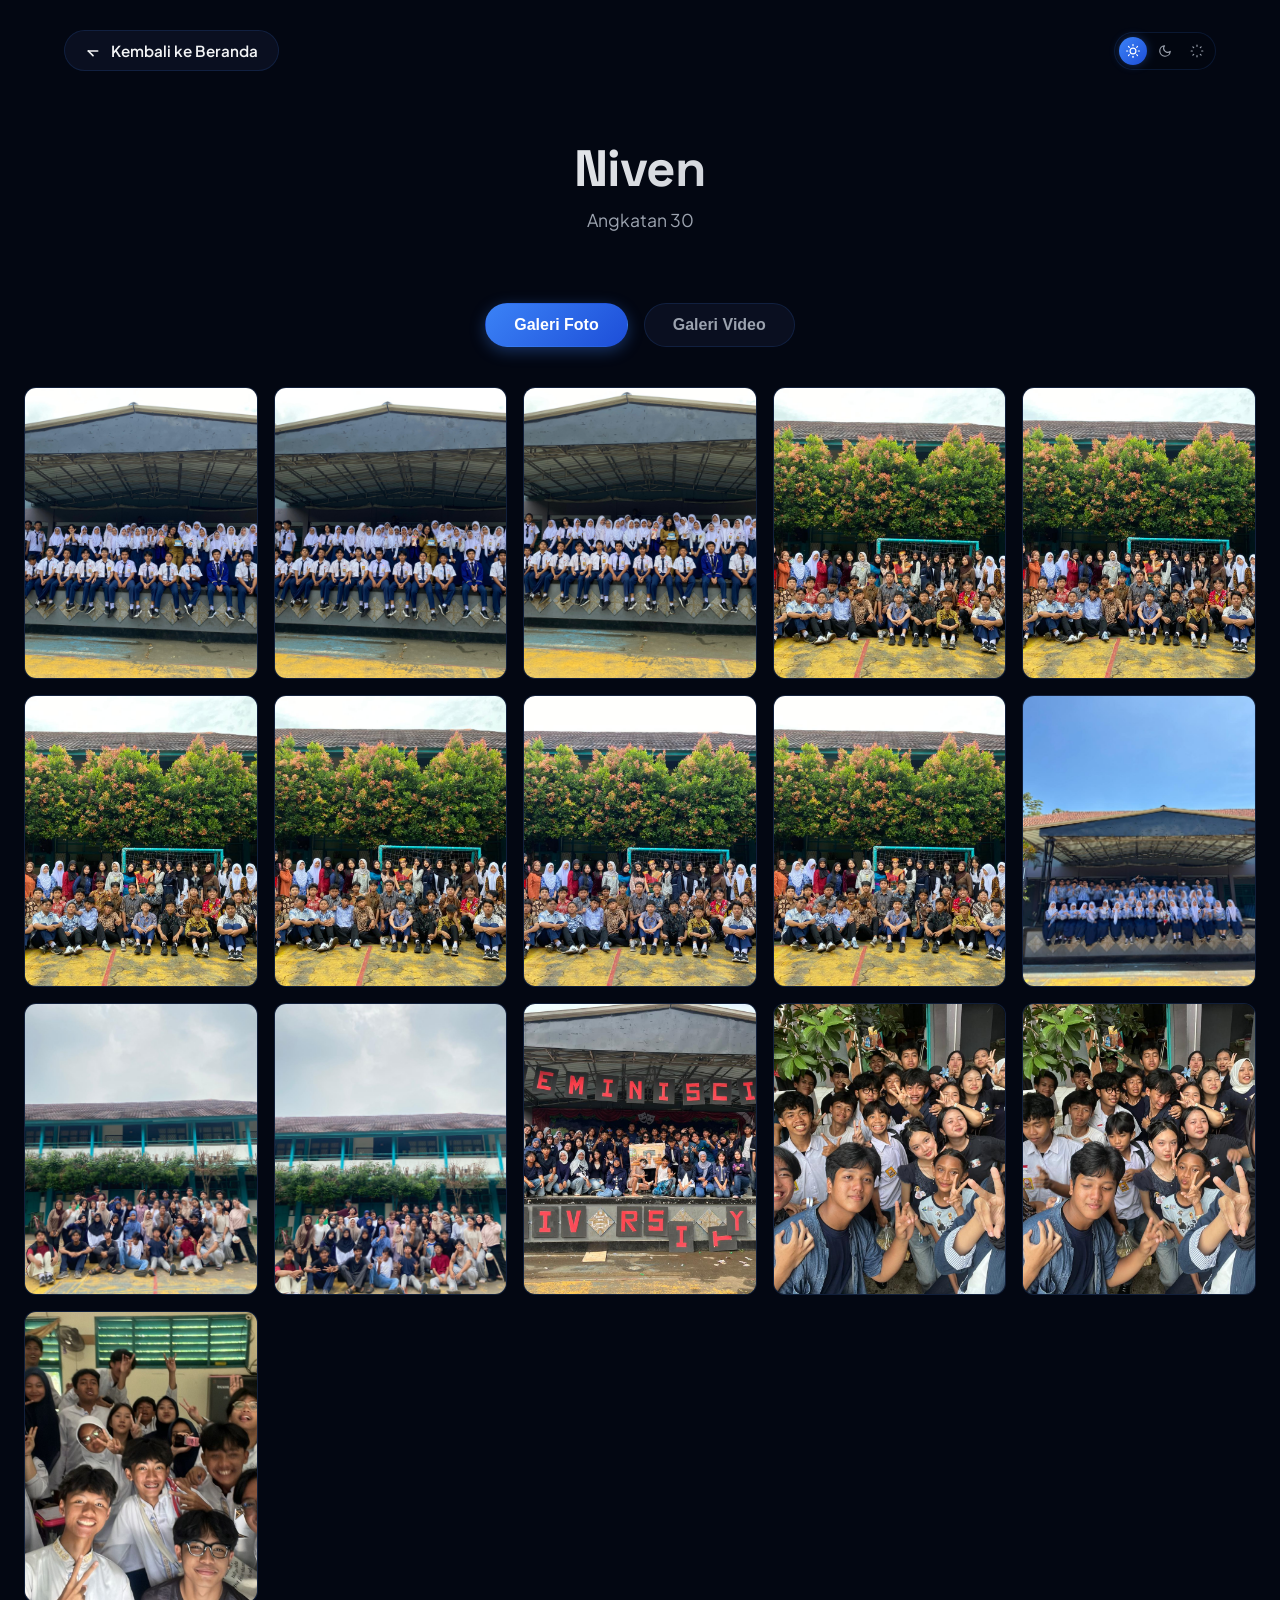
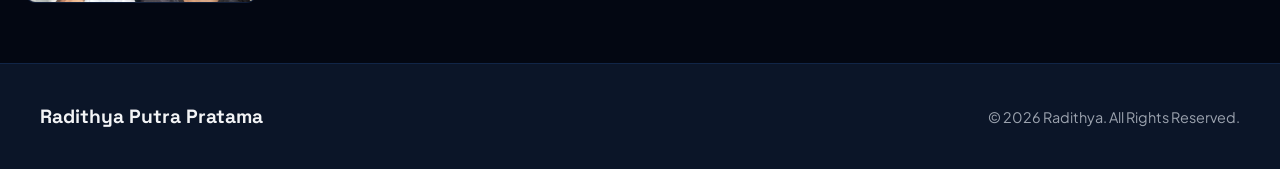
<file: page/album kenangan/niven.html>
<!doctype html>
<html lang="id">
  <head>
    <meta charset="UTF-8" />
    <meta name="viewport" content="width=device-width, initial-scale=1.0" />
    <title>
      Radithya Putra Pratama - Personal Website - Album Kenangan - Niven
    </title>
    <link
      rel="icon"
      type="image/png"
      href="https://radithya1210.github.io/Radithya-Putra-Pratama---Personal-Website/asset/img/logo.png"
    />
    <!-- Google Fonts -->
    <link rel="preconnect" href="https://fonts.googleapis.com" />
    <link rel="preconnect" href="https://fonts.gstatic.com" crossorigin />
    <link
      href="https://fonts.googleapis.com/css2?family=Plus+Jakarta+Sans:wght@300;400;500;600;700;800&family=Space+Grotesk:wght@400;500;600;700&display=swap"
      rel="stylesheet"
    />
    <link rel="stylesheet" href="style.css" />
  </head>
  <body>
    <!-- Mouse Glow Effect -->
    <div id="mouse-glow"></div>

    <!-- Header Controls -->
    <div class="header-controls">
      <a
        href="https://radithya1210.github.io/Radithya-Putra-Pratama---Personal-Website/"
        class="btn-back-home"
      >
        <svg
          width="16"
          height="16"
          viewBox="0 0 24 24"
          fill="none"
          stroke="currentColor"
          stroke-width="2.5"
          stroke-linecap="round"
          stroke-linejoin="round"
        >
          <line x1="19" y1="12" x2="5" y2="12"></line>
          <polyline points="12 19 5 12 12 19"></polyline>
        </svg>
        Kembali ke Beranda
      </a>

      <!-- Theme Switcher (3-Modes) -->
      <div class="theme-switcher">
        <button
          class="theme-btn active"
          data-theme-val="default"
          title="Default Theme"
        >
          <svg
            width="14"
            height="14"
            viewBox="0 0 24 24"
            fill="none"
            stroke="currentColor"
            stroke-width="2"
            stroke-linecap="round"
            stroke-linejoin="round"
          >
            <circle cx="12" cy="12" r="5"></circle>
            <line x1="12" y1="1" x2="12" y2="3"></line>
            <line x1="12" y1="21" x2="12" y2="23"></line>
            <line x1="4.22" y1="4.22" x2="5.64" y2="5.64"></line>
            <line x1="18.36" y1="18.36" x2="19.78" y2="19.78"></line>
            <line x1="1" y1="12" x2="3" y2="12"></line>
            <line x1="21" y1="12" x2="23" y2="12"></line>
            <line x1="4.22" y1="19.78" x2="5.64" y2="18.36"></line>
            <line x1="18.36" y1="5.64" x2="19.78" y2="4.22"></line>
          </svg>
        </button>
        <button class="theme-btn" data-theme-val="dark" title="Dark Mode">
          <svg
            width="14"
            height="14"
            viewBox="0 0 24 24"
            fill="none"
            stroke="currentColor"
            stroke-width="2"
            stroke-linecap="round"
            stroke-linejoin="round"
          >
            <path d="M21 12.79A9 9 0 1 1 11.21 3 7 7 0 0 0 21 12.79z"></path>
          </svg>
        </button>
        <button class="theme-btn" data-theme-val="light" title="Light Mode">
          <svg
            width="14"
            height="14"
            viewBox="0 0 24 24"
            fill="none"
            stroke="currentColor"
            stroke-width="2"
            stroke-linecap="round"
            stroke-linejoin="round"
          >
            <path
              d="M12 2v2M12 20v2M4.93 4.93l1.41 1.41M17.66 17.66l1.41 1.41M2 12h2M20 12h2M6.34 17.66l-1.41 1.41M19.07 4.93l-1.41 1.41"
            ></path>
          </svg>
        </button>
      </div>
    </div>

    <!-- Hero Section -->
    <div class="hero-section">
      <h1 class="hero-title">Niven</h1>
      <p class="hero-desc">Angkatan 30</p>
    </div>

    <!-- Minimal Nav Section Switcher -->
    <div class="section-nav">
      <button class="nav-btn active" onclick="switchSection('photo')">
        Galeri Foto
      </button>
      <button class="nav-btn" onclick="switchSection('video')">
        Galeri Video
      </button>
    </div>

    <!-- Gallery Container -->
    <div class="gallery-container">
      <!-- Photo Section -->
      <div id="photo-section" class="gallery-section active">
        <div class="gallery-grid" id="photo-grid">
          <!-- Dinamis di-render oleh JS -->
        </div>

        <!-- Wadah Kontrol Halaman (Pagination) -->
        <div
          id="pagination-wrapper"
          class="pagination-container"
          style="display: none"
        >
          <button
            class="btn-pagination"
            id="prev-page-btn"
            onclick="changePage(-1)"
            title="Halaman Sebelumnya"
          >
            <svg
              width="18"
              height="18"
              viewBox="0 0 24 24"
              fill="none"
              stroke="currentColor"
              stroke-width="2.5"
              stroke-linecap="round"
              stroke-linejoin="round"
            >
              <polyline points="15 18 9 12 15 6"></polyline>
            </svg>
          </button>

          <div class="pagination-numbers" id="pagination-numbers">
            <!-- Render nomor halaman dinamis -->
          </div>

          <button
            class="btn-pagination"
            id="next-page-btn"
            onclick="changePage(1)"
            title="Halaman Berikutnya"
          >
            <svg
              width="18"
              height="18"
              viewBox="0 0 24 24"
              fill="none"
              stroke="currentColor"
              stroke-width="2.5"
              stroke-linecap="round"
              stroke-linejoin="round"
            >
              <polyline points="9 18 15 12 9 6"></polyline>
            </svg>
          </button>
        </div>
        <div id="pagination-status" class="pagination-status-text"></div>
      </div>

      <!-- Video Section -->
      <div id="video-section" class="gallery-section">
        <div class="gallery-grid" id="video-grid">
          <!-- Dinamis di-render oleh JS -->
        </div>
      </div>
    </div>

    <!-- Lightbox/Floating Viewer Overlay -->
    <div class="viewer-overlay" id="media-viewer">
      <!-- Top controls -->
      <div class="viewer-header">
        <button class="viewer-btn" id="download-btn" title="Unduh File">
          <svg
            width="18"
            height="18"
            viewBox="0 0 24 24"
            fill="none"
            stroke="currentColor"
            stroke-width="2"
          >
            <path d="M21 15v4a2 2 0 0 1-2 2H5a2 2 0 0 1-2-2v-4"></path>
            <polyline points="7 10 12 15 17 10"></polyline>
            <line x1="12" y1="15" x2="12" y2="3"></line>
          </svg>
        </button>
        <button class="viewer-btn" onclick="closeViewer()" title="Tutup">
          <svg
            width="18"
            height="18"
            viewBox="0 0 24 24"
            fill="none"
            stroke="currentColor"
            stroke-width="2"
          >
            <line x1="18" y1="6" x2="6" y2="18"></line>
            <line x1="6" y1="6" x2="18" y2="18"></line>
          </svg>
        </button>
      </div>

      <!-- Navigation Arrows -->
      <button class="viewer-nav-btn nav-left" onclick="navigateMedia(-1)">
        <svg
          width="24"
          height="24"
          viewBox="0 0 24 24"
          fill="none"
          stroke="currentColor"
          stroke-width="2.5"
        >
          <polyline points="15 18 9 12 15 6"></polyline>
        </svg>
      </button>

      <button class="viewer-nav-btn nav-right" onclick="navigateMedia(1)">
        <svg
          width="24"
          height="24"
          viewBox="0 0 24 24"
          fill="none"
          stroke="currentColor"
          stroke-width="2.5"
        >
          <polyline points="9 18 15 12 9 6"></polyline>
        </svg>
      </button>

      <!-- Media Content Area -->
      <div class="viewer-content-wrap">
        <div class="viewer-media-box" id="viewer-media-box">
          <!-- Target render dinamis -->
        </div>
      </div>

      <!-- Footer Info -->
      <div class="viewer-footer-info">
        <div class="viewer-media-title" id="viewer-media-title">Judul Item</div>
        <div class="viewer-media-desc" id="viewer-media-desc">
          Kategori / Deskripsi Item
        </div>
      </div>
    </div>

    <!-- Footer -->
    <footer>
      <div class="footer-container">
        <div class="footer-logo">Radithya Putra Pratama</div>
        <div class="footer-copyright">
          &copy; <span id="footer-year"></span> Radithya. All Rights Reserved.
        </div>
      </div>
    </footer>

    <!-- JS Logic -->
    <script>
      // 16 Data Foto (Menggunakan URL Github Pages)
      const photos = [
        {
          id: 1,
          title: "8 September 2025",
          src: "https://radithya1210.github.io/Radithya-Putra-Pratama---Personal-Website/asset/img/niven/random moments/1.jpeg",
          desc: "Niven Random Moments",
        },
        {
          id: 2,
          title: "8 September 2025",
          src: "https://radithya1210.github.io/Radithya-Putra-Pratama---Personal-Website/asset/img/niven/random moments/2.jpeg",
          desc: "Niven Random Moments",
        },
        {
          id: 3,
          title: "8 September 2025",
          src: "https://radithya1210.github.io/Radithya-Putra-Pratama---Personal-Website/asset/img/niven/random moments/3.jpeg",
          desc: "Niven Random Moments",
        },
        {
          id: 4,
          title: "28 Oktober 2025",
          src: "https://radithya1210.github.io/Radithya-Putra-Pratama---Personal-Website/asset/img/niven/random moments/4.jpeg",
          desc: "Niven Random Moments",
        },
        {
          id: 5,
          title: "28 Oktober 2025",
          src: "https://radithya1210.github.io/Radithya-Putra-Pratama---Personal-Website/asset/img/niven/random moments/5.jpeg",
          desc: "Niven Random Moments",
        },
        {
          id: 6,
          title: "28 Oktober 2025",
          src: "https://radithya1210.github.io/Radithya-Putra-Pratama---Personal-Website/asset/img/niven/random moments/6.jpeg",
          desc: "Niven Random Moments",
        },
        {
          id: 7,
          title: "28 Oktober 2025",
          src: "https://radithya1210.github.io/Radithya-Putra-Pratama---Personal-Website/asset/img/niven/random moments/7.jpeg",
          desc: "Niven Random Moments",
        },
        {
          id: 8,
          title: "28 Oktober 2025",
          src: "https://radithya1210.github.io/Radithya-Putra-Pratama---Personal-Website/asset/img/niven/random moments/8.jpeg",
          desc: "Niven Random Moments",
        },
        {
          id: 9,
          title: "28 Oktober 2025",
          src: "https://radithya1210.github.io/Radithya-Putra-Pratama---Personal-Website/asset/img/niven/random moments/9.jpeg",
          desc: "Niven Random Moments",
        },
        {
          id: 10,
          title: "25 November 2025",
          src: "https://radithya1210.github.io/Radithya-Putra-Pratama---Personal-Website/asset/img/niven/random moments/10.jpeg",
          desc: "Niven Random Moments",
        },
        {
          id: 11,
          title: "16 Mei 2026",
          src: "https://radithya1210.github.io/Radithya-Putra-Pratama---Personal-Website/asset/img/niven/reminiscing diversity/2.jpeg",
          desc: "Reminiscing Diversity",
        },
        {
          id: 12,
          title: "16 Mei 2026",
          src: "https://radithya1210.github.io/Radithya-Putra-Pratama---Personal-Website/asset/img/niven/reminiscing diversity/3.jpeg",
          desc: "Reminiscing Diversity",
        },
        {
          id: 13,
          title: "20 Mei 2026",
          src: "https://radithya1210.github.io/Radithya-Putra-Pratama---Personal-Website/asset/img/niven/reminiscing diversity/1.jpeg",
          desc: "Reminiscing Diversity",
        },
        {
          id: 14,
          title: "20 Mei 2026",
          src: "https://radithya1210.github.io/Radithya-Putra-Pratama---Personal-Website/asset/img/niven/reminiscing diversity/4.jpeg",
          desc: "Reminiscing Diversity",
        },
        {
          id: 15,
          title: "20 Mei 2026",
          src: "https://radithya1210.github.io/Radithya-Putra-Pratama---Personal-Website/asset/img/niven/reminiscing diversity/5.jpeg",
          desc: "Reminiscing Diversity",
        },
        {
          id: 16,
          title: "22 Mei 2026",
          src: "https://radithya1210.github.io/Radithya-Putra-Pratama---Personal-Website/asset/img/niven/random moments/11.jpeg",
          desc: "Niven Random Moments",
        },
      ];

      // Data Video (Menggunakan URL Github Pages)
      const videos = [
        {
          id: 1,
          title: "8 Agustus 2025",
          src: "https://radithya1210.github.io/Radithya-Putra-Pratama---Personal-Website/asset/img/niven/random moments/1.mp4",
          desc: "Niven Random Moments Video",
        },
        {
          id: 2,
          title: "16 Mei 2026",
          src: "https://radithya1210.github.io/Radithya-Putra-Pratama---Personal-Website/asset/img/niven/reminiscing diversity/1.mp4",
          desc: "Reminiscing Diversity Video",
        },
      ];

      let currentSection = "photo"; // 'photo' atau 'video'
      let activeIndex = 0; // Index media yang sedang aktif di viewer

      // STATE UNTUK HALAMAN FOTO (PAGINATION PINTAR & PENJAGA RAM)
      let currentPage = 1;
      let totalPages = 1;
      let itemsPerPage = 20; // Dibatasi 20 items per halaman untuk optimasi RAM ekstrim

      // Array penampung objek Image yang aktif mengunduh untuk pembatalan instan saat ganti halaman
      let activeImageLoaders = [];
      let activeLoadSessionId = 0;

      // Helper CDN Image Compressor Proxy (weserv.nl)
      // Dipaksa kompresi ke resolusi 320px dengan format WEBP output & kualitas 40% (Ringan sekali untuk RAM)
      function getCompressedUrl(originalSrc) {
        return `https://images.weserv.nl/?url=${encodeURIComponent(originalSrc)}&w=320&q=40&output=webp`;
      }

      // Fungsi vital untuk menghancurkan referensi gambar lama secara instan sebelum dihapus dari DOM
      function cleanupCurrentGridImages() {
        const grid = document.getElementById("photo-grid");
        if (grid) {
          const imgs = grid.querySelectorAll("img");
          imgs.forEach((img) => {
            img.onload = null;
            img.onerror = null;
            // Mengarahkan ke minimal data-URI memaksa browser menghapus cache dekode pixel dari memori RAM
            img.src =
              "data:image/svg+xml;utf8,<svg xmlns='http://www.w3.org/2000/svg' width='1' height='1'></svg>";
          });
        }
      }

      // Fungsi untuk menghentikan & membatalkan semua koneksi HTTP gambar yang sedang berjalan
      function cancelPendingDownloads() {
        activeImageLoaders.forEach((img) => {
          img.onload = null;
          img.onerror = null;
          img.src =
            "data:image/svg+xml;utf8,<svg xmlns='http://www.w3.org/2000/svg' width='1' height='1'></svg>";
        });
        activeImageLoaders = [];
      }

      // Fungsi menginisialisasi pembagian foto pintar per halaman
      function initPhotoPagination() {
        const total = photos.length;
        // Gunakan batas konstan 20 foto per halaman untuk menjaga stabilitas RAM
        itemsPerPage = 20;
        totalPages = Math.ceil(total / itemsPerPage);
        currentPage = 1;
      }

      // Render Photo Cards berdasarkan Halaman dengan pembersihan sampah memori ketat
      async function renderPhotos() {
        // 1. Bersihkan sampah memori dari halaman sebelumnya terlebih dahulu
        cleanupCurrentGridImages();
        cancelPendingDownloads();

        activeLoadSessionId++;
        const currentSession = activeLoadSessionId;

        const grid = document.getElementById("photo-grid");
        grid.innerHTML = "";

        const startIndex = (currentPage - 1) * itemsPerPage;
        const endIndex = Math.min(startIndex + itemsPerPage, photos.length);
        const visiblePhotos = photos.slice(startIndex, endIndex);

        // Langkah 1: Render kerangka/skeleton instan
        visiblePhotos.forEach((photo, index) => {
          const globalIndex = startIndex + index;
          const card = `
            <div class="gallery-card loading-skeleton" id="card-${globalIndex}" onclick="openViewer(${globalIndex}, 'photo')">
              <img alt="${photo.title}" />
              <div class="card-overlay">
                <span class="card-tag">Foto</span>
                <h3 class="card-title">${photo.title}</h3>
              </div>
            </div>
          `;
          grid.insertAdjacentHTML("beforeend", card);
        });

        // Perbarui Kontrol Navigasi Halaman
        const paginationWrapper = document.getElementById("pagination-wrapper");
        const paginationStatus = document.getElementById("pagination-status");

        if (totalPages > 1) {
          paginationWrapper.style.display = "flex";
          paginationStatus.style.display = "block";
          paginationStatus.textContent = `Menampilkan ${startIndex + 1} - ${endIndex} dari ${photos.length} foto (Halaman ${currentPage} dari ${totalPages})`;
          renderPaginationControls();
        } else {
          paginationWrapper.style.display = "none";
          paginationStatus.style.display = "none";
        }

        // Langkah 2: Proses pemuatan gambar sekuensial (Batching berurutan per 5 foto demi menjaga CPU)
        const batchSize = 5;
        for (let i = 0; i < visiblePhotos.length; i += batchSize) {
          // Jika pengguna telah berpindah halaman, hentikan pemrosesan batch lama seketika
          if (currentSession !== activeLoadSessionId) return;

          const batch = visiblePhotos.slice(i, i + batchSize);

          // Muat batch kecil secara paralel
          const batchPromises = batch.map((photo, batchIndex) => {
            const globalIndex = startIndex + i + batchIndex;
            return new Promise((resolve) => {
              const cardElement = document.getElementById(
                `card-${globalIndex}`,
              );
              const imgElement = cardElement
                ? cardElement.querySelector("img")
                : null;

              if (!imgElement) {
                resolve();
                return;
              }

              const tempImg = new Image();
              activeImageLoaders.push(tempImg);

              const compressedSrc = getCompressedUrl(photo.src);

              tempImg.onload = () => {
                if (currentSession === activeLoadSessionId) {
                  imgElement.src = compressedSrc;
                  imgElement.classList.add("loaded");
                  cardElement.classList.remove("loading-skeleton");
                }
                activeImageLoaders = activeImageLoaders.filter(
                  (item) => item !== tempImg,
                );
                resolve();
              };

              tempImg.onerror = () => {
                if (currentSession === activeLoadSessionId) {
                  // Fallback src asli jika proxy gagal
                  imgElement.src = photo.src;
                  imgElement.classList.add("loaded");
                  cardElement.classList.remove("loading-skeleton");
                }
                activeImageLoaders = activeImageLoaders.filter(
                  (item) => item !== tempImg,
                );
                resolve();
              };

              tempImg.src = compressedSrc;
            });
          });

          // Jeda mikro 40ms antar batch agar browser memiliki waktu untuk melakukan garbage collection & rendering frame
          await Promise.all([
            Promise.all(batchPromises),
            new Promise((resolve) => setTimeout(resolve, 40)),
          ]);
        }
      }

      // Render tombol nomor halaman secara dinamis
      function renderPaginationControls() {
        const prevBtn = document.getElementById("prev-page-btn");
        const nextBtn = document.getElementById("next-page-btn");
        const numContainer = document.getElementById("pagination-numbers");

        prevBtn.disabled = currentPage === 1;
        nextBtn.disabled = currentPage === totalPages;

        numContainer.innerHTML = "";

        // Render semua halaman
        for (let i = 1; i <= totalPages; i++) {
          const numBtn = document.createElement("button");
          numBtn.className = `page-num ${i === currentPage ? "active" : ""}`;
          numBtn.textContent = i;
          numBtn.onclick = () => goToPage(i);
          numContainer.appendChild(numBtn);
        }
      }

      // Fungsi berpindah halaman secara Langsung/Instan (Memicu render urut bebas lag)
      function goToPage(pageNumber) {
        if (
          pageNumber < 1 ||
          pageNumber > totalPages ||
          pageNumber === currentPage
        )
          return;

        currentPage = pageNumber;
        renderPhotos();

        // Auto scroll kembali ke atas galeri secara halus
        document
          .querySelector(".section-nav")
          .scrollIntoView({ behavior: "smooth" });
      }

      // Navigasi via tombol Panah Kiri / Kanan
      function changePage(direction) {
        goToPage(currentPage + direction);
      }

      // Render Video Cards dengan pemanfaatan Tag Video (#t=1) sebagai generator thumbnail otomatis
      function renderVideos() {
        const grid = document.getElementById("video-grid");
        grid.innerHTML = "";

        if (videos.length === 0) {
          grid.innerHTML = `<p style="grid-column: 1/-1; text-align: center; opacity: 0.5; padding: 2rem;">Belum ada video saat ini.</p>`;
          return;
        }

        videos.forEach((video, index) => {
          const card = `
            <div class="gallery-card" onclick="openViewer(${index}, 'video')">
              <div class="video-thumbnail-wrapper">
                <video src="${video.src}#t=1" preload="metadata" muted playsinline></video>
                <div class="play-badge">
                  <svg width="20" height="20" viewBox="0 0 24 24" fill="currentColor">
                    <polygon points="5 3 19 12 5 21 5 3"></polygon>
                  </svg>
                </div>
              </div>
              <div class="card-overlay">
                <span class="card-tag">Video</span>
                <h3 class="card-title">${video.title}</h3>
              </div>
            </div>
          `;
          grid.insertAdjacentHTML("beforeend", card);
        });
      }

      // Switch Section
      function switchSection(section) {
        currentSection = section;
        const navBtns = document.querySelectorAll(".nav-btn");
        const photoSec = document.getElementById("photo-section");
        const videoSec = document.getElementById("video-section");

        navBtns.forEach((btn) => btn.classList.remove("active"));

        if (section === "photo") {
          navBtns[0].classList.add("active");
          photoSec.classList.add("active");
          videoSec.classList.remove("active");
        } else {
          navBtns[1].classList.add("active");
          videoSec.classList.add("active");
          photoSec.classList.remove("active");
        }
      }

      // Open Floating Viewer (Lightbox)
      function openViewer(index, type) {
        activeIndex = index;
        currentSection = type;
        const viewer = document.getElementById("media-viewer");
        viewer.classList.add("active");
        renderViewerContent();
      }

      // Close Viewer
      function closeViewer() {
        const viewer = document.getElementById("media-viewer");
        viewer.classList.remove("active");
        const mediaBox = document.getElementById("viewer-media-box");

        // Hentikan video agar tidak bersuara di background saat ditutup
        mediaBox.innerHTML = "";
      }

      // Render Viewer Content - PENTING: Lightbox & Unduh menggunakan SRC asli (HD / Kualitas Penuh)
      function renderViewerContent() {
        const mediaBox = document.getElementById("viewer-media-box");
        const titleEl = document.getElementById("viewer-media-title");
        const descEl = document.getElementById("viewer-media-desc");
        const downloadBtn = document.getElementById("download-btn");

        const items = currentSection === "photo" ? photos : videos;
        const currentItem = items[activeIndex];

        titleEl.textContent = currentItem.title;
        descEl.textContent = currentItem.desc || "Galeri Dokumentasi";

        // Handler Unduh Berkualitas Tinggi (Menggunakan berkas asli original, TANPA kompresi)
        downloadBtn.onclick = () => {
          const link = document.createElement("a");
          link.href = currentItem.src;
          link.download = currentItem.title;
          document.body.appendChild(link);
          link.click();
          document.body.removeChild(link);
        };

        if (currentSection === "photo") {
          // Lightbox menggunakan RESOLUSI ASLI FULL HD demi kepuasan pandangan visual
          mediaBox.innerHTML = `<img src="${currentItem.src}" alt="${currentItem.title}">`;
        } else {
          // Render pemutar video kustom premium
          mediaBox.innerHTML = `
            <div class="custom-player-wrapper" id="custom-video-wrapper">
              <video id="kustom-video-el" src="${currentItem.src}"></video>

              <!-- Tombol Play Raksasa di Tengah -->
              <div class="giant-play-btn" onclick="toggleKustomPlay()">
                <svg id="giant-play-icon" width="24" height="24" viewBox="0 0 24 24" fill="currentColor">
                  <polygon points="5 3 19 12 5 21 5 3"></polygon>
                </svg>
              </div>

              <!-- Bar Kontrol Kustom -->
              <div class="video-custom-controls">

                <!-- Progress bar -->
                <div class="video-timeline-container" id="video-timeline" onclick="seekVideo(event)">
                  <div class="video-timeline-fill" id="video-timeline-fill"></div>
                  <div class="video-timeline-handle" id="video-timeline-handle"></div>
                </div>

                <!-- Tombol aksi -->
                <div class="video-controls-row">
                  <div class="video-controls-left">
                    <button class="video-control-btn" onclick="toggleKustomPlay()">
                      <svg id="video-play-icon" width="20" height="20" viewBox="0 0 24 24" fill="currentColor">
                        <polygon points="5 3 19 12 5 21 5 3"></polygon>
                      </svg>
                    </button>
                    <div class="video-time-display">
                      <span id="v-current-time">0:00</span> / <span id="v-total-time">0:00</span>
                    </div>
                  </div>

                  <div class="video-controls-right">
                    <!-- Volume Control -->
                    <div class="video-volume-wrap">
                      <button class="video-control-btn" onclick="toggleMute()">
                        <svg id="volume-icon" width="18" height="18" viewBox="0 0 24 24" fill="none" stroke="currentColor" stroke-width="2">
                          <polygon points="11 5 6 9 2 9 2 15 6 15 11 19 11 5"></polygon>
                          <path d="M19.07 4.93a10 10 0 0 1 0 14.14M15.54 8.46a5 5 0 0 1 0 7.07"></path>
                        </svg>
                      </button>
                      <div class="video-volume-slider" onclick="adjustVideoVolume(event)">
                        <div class="video-volume-fill" id="v-volume-fill"></div>
                      </div>
                    </div>

                    <!-- Fullscreen -->
                    <button class="video-control-btn" onclick="toggleFullscreen()">
                      <svg width="18" height="18" viewBox="0 0 24 24" fill="none" stroke="currentColor" stroke-width="2">
                        <path d="M8 3H5a2 2 0 0 0-2 2v3m18 0V5a2 2 0 0 0-2-2h-3m0 18h3a2 2 0 0 0 2-2v-3M3 16v3a2 2 0 0 0 2 2h3"></path>
                      </svg>
                    </button>
                  </div>
                </div>

              </div>
            </div>
          `;

          // Jalankan inisialisasi pemutar video kustom
          initCustomVideoPlayer();
        }
      }

      // Navigasi Media (Kiri / Kanan)
      function navigateMedia(direction) {
        const items = currentSection === "photo" ? photos : videos;
        activeIndex += direction;

        if (activeIndex < 0) {
          activeIndex = items.length - 1;
        } else if (activeIndex >= items.length) {
          activeIndex = 0;
        }

        renderViewerContent();
      }

      // --- KUSTOM VIDEO PLAYER ENGINE ---
      let vElement,
        vTimelineFill,
        vTimelineHandle,
        vPlayIcon,
        vGiantPlayIcon,
        vCurrentTime,
        vTotalTime,
        vVolumeFill,
        vVolumeIcon;

      function initCustomVideoPlayer() {
        vElement = document.getElementById("kustom-video-el");
        vTimelineFill = document.getElementById("video-timeline-fill");
        vTimelineHandle = document.getElementById("video-timeline-handle");
        vPlayIcon = document.getElementById("video-play-icon");
        vGiantPlayIcon = document.getElementById("giant-play-icon");
        vCurrentTime = document.getElementById("v-current-time");
        vTotalTime = document.getElementById("v-total-time");
        vVolumeFill = document.getElementById("v-volume-fill");
        vVolumeIcon = document.getElementById("volume-icon");

        vElement.addEventListener("timeupdate", () => {
          const curTime = vElement.currentTime;
          const duration = vElement.duration || 1;
          const percentage = (curTime / duration) * 100;

          if (vTimelineFill) vTimelineFill.style.width = `${percentage}%`;
          if (vTimelineHandle) vTimelineHandle.style.left = `${percentage}%`;

          if (vCurrentTime) {
            const min = Math.floor(curTime / 60);
            const sec = Math.floor(curTime % 60)
              .toString()
              .padStart(2, "0");
            vCurrentTime.textContent = `${min}:${sec}`;
          }
        });

        vElement.addEventListener("loadedmetadata", () => {
          const duration = vElement.duration;
          const min = Math.floor(duration / 60);
          const sec = Math.floor(duration % 60)
            .toString()
            .padStart(2, "0");
          if (vTotalTime) vTotalTime.textContent = `${min}:${sec}`;
        });

        vElement.addEventListener("ended", () => {
          vElement.currentTime = 0;
          updateVideoIcons(false);
        });
      }

      function toggleKustomPlay() {
        if (!vElement) return;
        if (vElement.paused) {
          vElement.play();
          updateVideoIcons(true);
        } else {
          vElement.pause();
          updateVideoIcons(false);
        }
      }

      function updateVideoIcons(isPlaying) {
        if (isPlaying) {
          vPlayIcon.outerHTML = `
            <svg id="video-play-icon" width="20" height="20" viewBox="0 0 24 24" fill="currentColor">
              <rect x="6" y="4" width="4" height="16"></rect><rect x="14" y="4" width="4" height="16"></rect>
            </svg>
          `;
          vGiantPlayIcon.outerHTML = `
            <svg id="giant-play-icon" width="24" height="24" viewBox="0 0 24 24" fill="currentColor">
              <rect x="6" y="4" width="4" height="16"></rect><rect x="14" y="4" width="4" height="16"></rect>
            </svg>
          `;
        } else {
          vPlayIcon.outerHTML = `
            <svg id="video-play-icon" width="20" height="20" viewBox="0 0 24 24" fill="currentColor">
              <polygon points="5 3 19 12 5 21 5 3"></polygon>
            </svg>
          `;
          vGiantPlayIcon.outerHTML = `
            <svg id="giant-play-icon" width="24" height="24" viewBox="0 0 24 24" fill="currentColor">
              <polygon points="5 3 19 12 5 21 5 3"></polygon>
            </svg>
          `;
        }
        vPlayIcon = document.getElementById("video-play-icon");
        vGiantPlayIcon = document.getElementById("giant-play-icon");
      }

      function seekVideo(event) {
        const timeline = document.getElementById("video-timeline");
        const rect = timeline.getBoundingClientRect();
        const clickPositionX = event.clientX - rect.left;
        const totalWidth = rect.width;

        let targetPercentage = clickPositionX / totalWidth;
        if (targetPercentage < 0) targetPercentage = 0;
        if (targetPercentage > 1) targetPercentage = 1;

        if (vElement) {
          vElement.currentTime = targetPercentage * vElement.duration;
        }
      }

      function adjustVideoVolume(event) {
        const slider = event.currentTarget;
        const rect = slider.getBoundingClientRect();
        const clickPositionX = event.clientX - rect.left;
        const totalWidth = rect.width;

        let targetVolume = clickPositionX / totalWidth;
        if (targetVolume < 0) targetVolume = 0;
        if (targetVolume > 1) targetVolume = 1;

        if (vElement) {
          vElement.volume = targetVolume;
          vVolumeFill.style.width = `${targetVolume * 100}%`;
          vElement.muted = false;
        }
      }

      function toggleMute() {
        if (!vElement) return;
        if (vElement.muted) {
          vElement.muted = false;
          vVolumeFill.style.width = `${vElement.volume * 100}%`;
        } else {
          vElement.muted = true;
          vVolumeFill.style.width = "0%";
        }
      }

      function toggleFullscreen() {
        const wrapper = document.getElementById("custom-video-wrapper");
        if (!document.fullscreenElement) {
          wrapper.requestFullscreen().catch((err) => console.log(err));
        } else {
          document.exitFullscreen();
        }
      }

      // --- MOUSE FOLLOW EFFECT ---
      const glowOrb = document.getElementById("mouse-glow");
      document.addEventListener("mousemove", (e) => {
        glowOrb.style.opacity = "1";
        glowOrb.style.left = e.clientX + "px";
        glowOrb.style.top = e.clientY + "px";
      });
      document.addEventListener("mouseleave", () => {
        glowOrb.style.opacity = "0";
      });

      // --- 3-THEME CONFIGURATION ---
      const themeBtns = document.querySelectorAll(".theme-btn");

      function setTheme(themeName) {
        if (themeName === "default") {
          document.documentElement.removeAttribute("data-theme");
        } else {
          document.documentElement.setAttribute("data-theme", themeName);
        }
        localStorage.setItem("radithya-portfolio-theme", themeName);

        themeBtns.forEach((btn) => {
          if (btn.getAttribute("data-theme-val") === themeName) {
            btn.classList.add("active");
          } else {
            btn.classList.remove("active");
          }
        });
      }

      const storedTheme =
        localStorage.getItem("radithya-portfolio-theme") || "default";
      setTheme(storedTheme);

      themeBtns.forEach((btn) => {
        btn.addEventListener("click", () => {
          const selectedTheme = btn.getAttribute("data-theme-val");
          setTheme(selectedTheme);
        });
      });

      // Key Listener for Lightbox Navigations (Arrow keys and Escape)
      document.addEventListener("keydown", (e) => {
        const viewer = document.getElementById("media-viewer");
        if (viewer.classList.contains("active")) {
          if (e.key === "ArrowRight") navigateMedia(1);
          if (e.key === "ArrowLeft") navigateMedia(-1);
          if (e.key === "Escape") closeViewer();
        }
      });

      // DOM Content Loaded Initializer
      document.addEventListener("DOMContentLoaded", () => {
        document.getElementById("footer-year").textContent =
          new Date().getFullYear();

        // Jalankan inisialisasi pembagian foto pintar sebelum me-render foto
        initPhotoPagination();
        renderPhotos();
        renderVideos();
      });
    </script>
  </body>
</html>
</file>
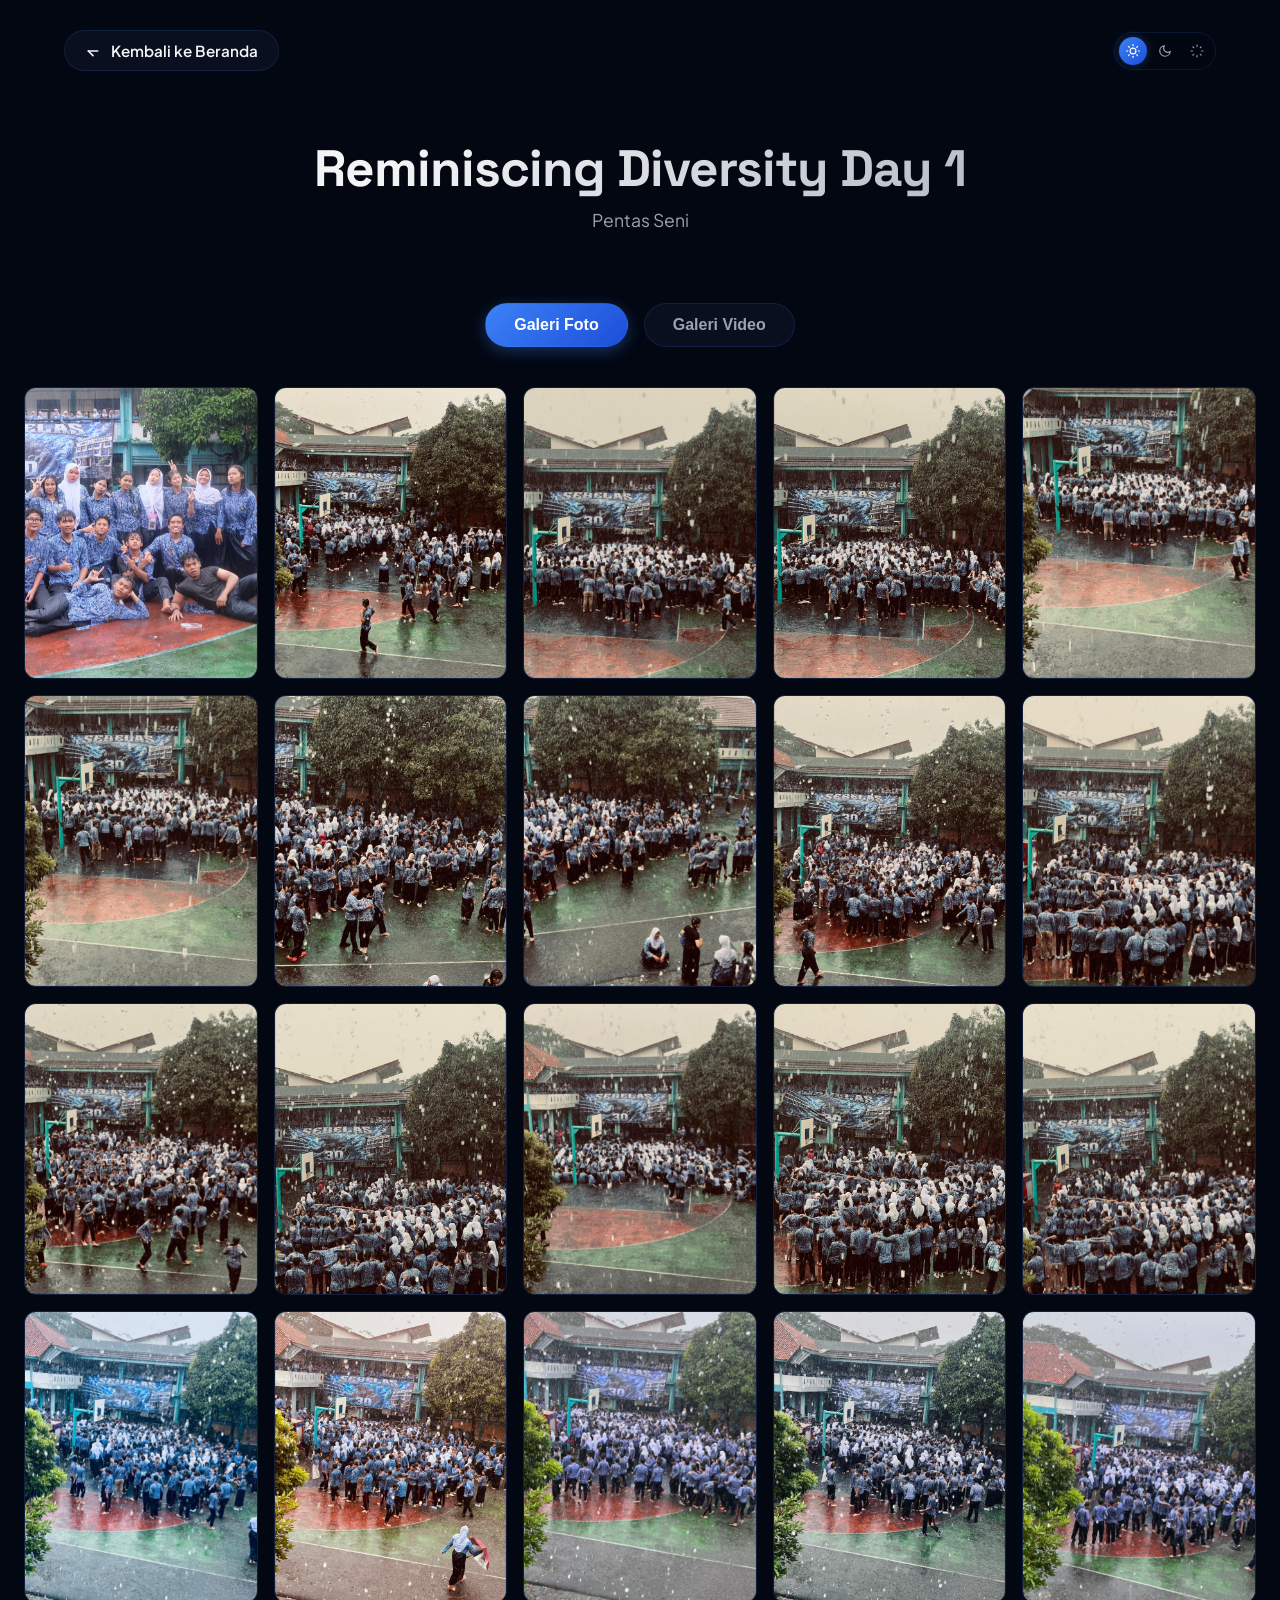
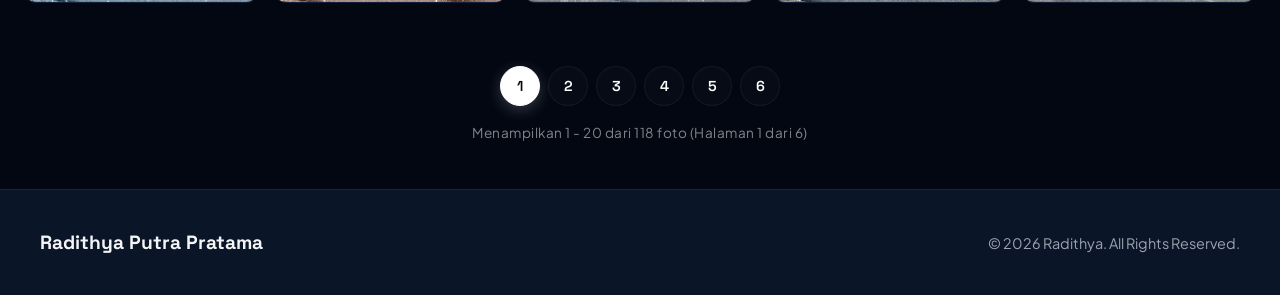
<file: page/album kenangan/reminiscing diversity day 1.html>
<!doctype html>
<html lang="id">
  <head>
    <meta charset="UTF-8" />
    <meta name="viewport" content="width=device-width, initial-scale=1.0" />
    <title>
      Radithya Putra Pratama - Personal Website - Album Kenangan - Reminiscing
      Diversity Day 1
    </title>
    <link
      rel="icon"
      type="image/png"
      href="https://radithya1210.github.io/Radithya-Putra-Pratama---Personal-Website/asset/img/logo.png"
    />
    <!-- Google Fonts -->
    <link rel="preconnect" href="https://fonts.googleapis.com" />
    <link rel="preconnect" href="https://fonts.gstatic.com" crossorigin />
    <link
      href="https://fonts.googleapis.com/css2?family=Plus+Jakarta+Sans:wght@300;400;500;600;700;800&family=Space+Grotesk:wght@400;500;600;700&display=swap"
      rel="stylesheet"
    />
    <link rel="stylesheet" href="style.css" />

    <style>
      .pagination-container {
        display: flex;
        align-items: center;
        justify-content: center;
        margin: 3rem 0 1rem 0;
        gap: 0.75rem;
        width: 100%;
      }

      .btn-pagination {
        display: inline-flex;
        align-items: center;
        justify-content: center;
        background: rgba(255, 255, 255, 0.05);
        color: var(--text-color, #ffffff);
        border: 1px solid rgba(255, 255, 255, 0.1);
        width: 45px;
        height: 45px;
        border-radius: 50%;
        cursor: pointer;
        transition: all 0.3s cubic-bezier(0.4, 0, 0.2, 1);
        backdrop-filter: blur(10px);
        box-shadow: 0 4px 15px rgba(0, 0, 0, 0.1);
      }

      .btn-pagination:hover:not(:disabled) {
        background: var(--text-color, #ffffff);
        color: var(--bg-color, #0a0a0a);
        transform: scale(1.08);
        box-shadow: 0 6px 20px rgba(255, 255, 255, 0.15);
      }

      .btn-pagination:disabled {
        opacity: 0.3;
        cursor: not-allowed;
      }

      .pagination-numbers {
        display: flex;
        gap: 0.5rem;
      }

      .page-num {
        display: inline-flex;
        align-items: center;
        justify-content: center;
        background: rgba(255, 255, 255, 0.02);
        color: var(--text-color, #ffffff);
        border: 1px solid rgba(255, 255, 255, 0.05);
        width: 40px;
        height: 40px;
        border-radius: 50%;
        font-family: "Space Grotesk", sans-serif;
        font-weight: 600;
        font-size: 0.9rem;
        cursor: pointer;
        transition: all 0.3s cubic-bezier(0.4, 0, 0.2, 1);
      }

      .page-num:hover:not(.active):not(:disabled) {
        background: rgba(255, 255, 255, 0.1);
        border-color: rgba(255, 255, 255, 0.2);
        transform: translateY(-2px);
      }

      .page-num.active {
        background: var(--text-color, #ffffff);
        color: var(--bg-color, #0a0a0a);
        border-color: var(--text-color, #ffffff);
        box-shadow: 0 4px 15px rgba(255, 255, 255, 0.2);
      }

      .page-num:disabled {
        opacity: 0.4;
        cursor: not-allowed;
      }

      .pagination-status-text {
        font-family: "Plus Jakarta Sans", sans-serif;
        font-size: 0.85rem;
        color: rgba(255, 255, 255, 0.5);
        letter-spacing: 0.5px;
        text-align: center;
        margin-bottom: 3rem;
        transition: color 0.3s ease;
      }

      /* Efek Transisi Kelembutan Render Foto */
      .gallery-card {
        position: relative;
        overflow: hidden;
        background: rgba(255, 255, 255, 0.03);
        transition:
          transform 0.3s ease,
          box-shadow 0.3s ease;
      }

      /* Gambar disembunyikan sampai selesai dimuat dalam batch */
      .gallery-card img {
        opacity: 0;
        transition: opacity 0.4s cubic-bezier(0.4, 0, 0.2, 1);
        will-change: opacity;
      }

      .gallery-card img.loaded {
        opacity: 1;
      }

      /* Animasi Pulse Skeleton saat menunggu antrean render */
      @keyframes skeletonPulse {
        0% {
          opacity: 0.5;
        }
        50% {
          opacity: 0.25;
        }
        100% {
          opacity: 0.5;
        }
      }

      .gallery-card.loading-skeleton::before {
        content: "";
        position: absolute;
        top: 0;
        left: 0;
        right: 0;
        bottom: 0;
        background: linear-gradient(
          90deg,
          transparent,
          rgba(255, 255, 255, 0.05),
          transparent
        );
        animation: skeletonPulse 1.5s ease infinite;
        z-index: 1;
      }

      /* Hilangkan efek loading saat gambar siap tampil */
      .gallery-card:not(.loading-skeleton)::before {
        display: none;
      }

      /* Adaptasi Warna untuk Light Mode */
      html[data-theme="light"] .btn-pagination,
      html[data-theme="light"] .page-num {
        background: rgba(0, 0, 0, 0.03);
        border: 1px solid rgba(0, 0, 0, 0.08);
        color: #1a1a1a;
      }

      html[data-theme="light"] .btn-pagination:hover:not(:disabled),
      html[data-theme="light"] .page-num.active {
        background: #1a1a1a;
        color: #ffffff;
        border-color: #1a1a1a;
        box-shadow: 0 4px 15px rgba(0, 0, 0, 0.15);
      }

      html[data-theme="light"] .page-num:hover:not(.active):not(:disabled) {
        background: rgba(0, 0, 0, 0.08);
      }

      html[data-theme="light"] .pagination-status-text {
        color: rgba(0, 0, 0, 0.6);
      }

      html[data-theme="light"] .gallery-card {
        background: rgba(0, 0, 0, 0.05);
      }
    </style>
  </head>
  <body>
    <!-- Mouse Glow Effect -->
    <div id="mouse-glow"></div>

    <!-- Header Controls -->
    <div class="header-controls">
      <a
        href="https://radithya1210.github.io/Radithya-Putra-Pratama---Personal-Website/"
        class="btn-back-home"
      >
        <svg
          width="16"
          height="16"
          viewBox="0 0 24 24"
          fill="none"
          stroke="currentColor"
          stroke-width="2.5"
          stroke-linecap="round"
          stroke-linejoin="round"
        >
          <line x1="19" y1="12" x2="5" y2="12"></line>
          <polyline points="12 19 5 12 12 19"></polyline>
        </svg>
        Kembali ke Beranda
      </a>

      <!-- Theme Switcher (3-Modes) -->
      <div class="theme-switcher">
        <button
          class="theme-btn active"
          data-theme-val="default"
          title="Default Theme"
        >
          <svg
            width="14"
            height="14"
            viewBox="0 0 24 24"
            fill="none"
            stroke="currentColor"
            stroke-width="2"
            stroke-linecap="round"
            stroke-linejoin="round"
          >
            <circle cx="12" cy="12" r="5"></circle>
            <line x1="12" y1="1" x2="12" y2="3"></line>
            <line x1="12" y1="21" x2="12" y2="23"></line>
            <line x1="4.22" y1="4.22" x2="5.64" y2="5.64"></line>
            <line x1="18.36" y1="18.36" x2="19.78" y2="19.78"></line>
            <line x1="1" y1="12" x2="3" y2="12"></line>
            <line x1="21" y1="12" x2="23" y2="12"></line>
            <line x1="4.22" y1="19.78" x2="5.64" y2="18.36"></line>
            <line x1="18.36" y1="5.64" x2="19.78" y2="4.22"></line>
          </svg>
        </button>
        <button class="theme-btn" data-theme-val="dark" title="Dark Mode">
          <svg
            width="14"
            height="14"
            viewBox="0 0 24 24"
            fill="none"
            stroke="currentColor"
            stroke-width="2"
            stroke-linecap="round"
            stroke-linejoin="round"
          >
            <path d="M21 12.79A9 9 0 1 1 11.21 3 7 7 0 0 0 21 12.79z"></path>
          </svg>
        </button>
        <button class="theme-btn" data-theme-val="light" title="Light Mode">
          <svg
            width="14"
            height="14"
            viewBox="0 0 24 24"
            fill="none"
            stroke="currentColor"
            stroke-width="2"
            stroke-linecap="round"
            stroke-linejoin="round"
          >
            <path
              d="M12 2v2M12 20v2M4.93 4.93l1.41 1.41M17.66 17.66l1.41 1.41M2 12h2M20 12h2M6.34 17.66l-1.41 1.41M19.07 4.93l-1.41 1.41"
            ></path>
          </svg>
        </button>
      </div>
    </div>

    <!-- Hero Section -->
    <div class="hero-section">
      <h1 class="hero-title">Reminiscing Diversity Day 1</h1>
      <p class="hero-desc">Pentas Seni</p>
    </div>

    <!-- Minimal Nav Section Switcher -->
    <div class="section-nav">
      <button class="nav-btn active" onclick="switchSection('photo')">
        Galeri Foto
      </button>
      <button class="nav-btn" onclick="switchSection('video')">
        Galeri Video
      </button>
    </div>

    <!-- Gallery Container -->
    <div class="gallery-container">
      <!-- Photo Section -->
      <div id="photo-section" class="gallery-section active">
        <div class="gallery-grid" id="photo-grid">
          <!-- Dinamis di-render oleh JS -->
        </div>

        <!-- Wadah Kontrol Halaman (Pagination) -->
        <div
          id="pagination-wrapper"
          class="pagination-container"
          style="display: none"
        >
          <button
            class="btn-pagination"
            id="prev-page-btn"
            onclick="changePage(-1)"
            title="Halaman Sebelumnya"
          >
            <svg
              width="18"
              height="18"
              viewBox="0 0 24 24"
              fill="none"
              stroke="currentColor"
              stroke-width="2.5"
              stroke-linecap="round"
              stroke-linejoin="round"
            >
              <polyline points="15 18 9 12 15 6"></polyline>
            </svg>
          </button>

          <div class="pagination-numbers" id="pagination-numbers">
            <!-- Render nomor halaman dinamis -->
          </div>

          <button
            class="btn-pagination"
            id="next-page-btn"
            onclick="changePage(1)"
            title="Halaman Berikutnya"
          >
            <svg
              width="18"
              height="18"
              viewBox="0 0 24 24"
              fill="none"
              stroke="currentColor"
              stroke-width="2.5"
              stroke-linecap="round"
              stroke-linejoin="round"
            >
              <polyline points="9 18 15 12 9 6"></polyline>
            </svg>
          </button>
        </div>
        <div id="pagination-status" class="pagination-status-text"></div>
      </div>

      <!-- Video Section -->
      <div id="video-section" class="gallery-section">
        <div class="gallery-grid" id="video-grid">
          <!-- Dinamis di-render oleh JS -->
        </div>
      </div>
    </div>

    <!-- Lightbox/Floating Viewer Overlay -->
    <div class="viewer-overlay" id="media-viewer">
      <!-- Top controls -->
      <div class="viewer-header">
        <button class="viewer-btn" id="download-btn" title="Unduh File">
          <svg
            width="18"
            height="18"
            viewBox="0 0 24 24"
            fill="none"
            stroke="currentColor"
            stroke-width="2"
          >
            <path d="M21 15v4a2 2 0 0 1-2 2H5a2 2 0 0 1-2-2v-4"></path>
            <polyline points="7 10 12 15 17 10"></polyline>
            <line x1="12" y1="15" x2="12" y2="3"></line>
          </svg>
        </button>
        <button class="viewer-btn" onclick="closeViewer()" title="Tutup">
          <svg
            width="18"
            height="18"
            viewBox="0 0 24 24"
            fill="none"
            stroke="currentColor"
            stroke-width="2"
          >
            <line x1="18" y1="6" x2="6" y2="18"></line>
            <line x1="6" y1="6" x2="18" y2="18"></line>
          </svg>
        </button>
      </div>

      <!-- Navigation Arrows -->
      <button class="viewer-nav-btn nav-left" onclick="navigateMedia(-1)">
        <svg
          width="24"
          height="24"
          viewBox="0 0 24 24"
          fill="none"
          stroke="currentColor"
          stroke-width="2.5"
        >
          <polyline points="15 18 9 12 15 6"></polyline>
        </svg>
      </button>

      <button class="viewer-nav-btn nav-right" onclick="navigateMedia(1)">
        <svg
          width="24"
          height="24"
          viewBox="0 0 24 24"
          fill="none"
          stroke="currentColor"
          stroke-width="2.5"
        >
          <polyline points="9 18 15 12 9 6"></polyline>
        </svg>
      </button>

      <!-- Media Content Area -->
      <div class="viewer-content-wrap">
        <div class="viewer-media-box" id="viewer-media-box">
          <!-- Target render dinamis -->
        </div>
      </div>

      <!-- Footer Info -->
      <div class="viewer-footer-info">
        <div class="viewer-media-title" id="viewer-media-title">Judul Item</div>
        <div class="viewer-media-desc" id="viewer-media-desc">
          Kategori / Deskripsi Item
        </div>
      </div>
    </div>

    <!-- Footer -->
    <footer>
      <div class="footer-container">
        <div class="footer-logo">Radithya Putra Pratama</div>
        <div class="footer-copyright">
          &copy; <span id="footer-year"></span> Radithya. All Rights Reserved.
        </div>
      </div>
    </footer>

    <!-- JS Logic -->
    <script>
      // 119 Data Foto (Menggunakan URL Github Pages)
      const photos = [
        {
          id: 1,
          title: "19 Mei 2026",
          src: "https://radithya1210.github.io/Radithya-Putra-Pratama---Personal-Website/asset/img/reminiscing-diversity akt 30/day 1/1.jpeg",
          desc: "Foto by Devan OSIS SMPN 11 TANGSEL Periode 2025/2026",
        },
        {
          id: 2,
          title: "19 Mei 2026",
          src: "https://radithya1210.github.io/Radithya-Putra-Pratama---Personal-Website/asset/img/reminiscing-diversity akt 30/day 1/2.jpg",
          desc: "Foto by Adik Kelas 8",
        },
        {
          id: 3,
          title: "19 Mei 2026",
          src: "https://radithya1210.github.io/Radithya-Putra-Pratama---Personal-Website/asset/img/reminiscing-diversity akt 30/day 1/3.jpg",
          desc: "Foto by Adik Kelas 8",
        },
        {
          id: 4,
          title: "19 Mei 2026",
          src: "https://radithya1210.github.io/Radithya-Putra-Pratama---Personal-Website/asset/img/reminiscing-diversity akt 30/day 1/4.jpg",
          desc: "Foto by Adik Kelas 8",
        },
        {
          id: 5,
          title: "19 Mei 2026",
          src: "https://radithya1210.github.io/Radithya-Putra-Pratama---Personal-Website/asset/img/reminiscing-diversity akt 30/day 1/5.jpg",
          desc: "Foto by Adik Kelas 8",
        },
        {
          id: 6,
          title: "19 Mei 2026",
          src: "https://radithya1210.github.io/Radithya-Putra-Pratama---Personal-Website/asset/img/reminiscing-diversity akt 30/day 1/6.jpg",
          desc: "Foto by Adik Kelas 8",
        },
        {
          id: 7,
          title: "19 Mei 2026",
          src: "https://radithya1210.github.io/Radithya-Putra-Pratama---Personal-Website/asset/img/reminiscing-diversity akt 30/day 1/7.jpg",
          desc: "Foto by Adik Kelas 8",
        },
        {
          id: 8,
          title: "19 Mei 2026",
          src: "https://radithya1210.github.io/Radithya-Putra-Pratama---Personal-Website/asset/img/reminiscing-diversity akt 30/day 1/8.jpg",
          desc: "Foto by Adik Kelas 8",
        },
        {
          id: 9,
          title: "19 Mei 2026",
          src: "https://radithya1210.github.io/Radithya-Putra-Pratama---Personal-Website/asset/img/reminiscing-diversity akt 30/day 1/9.jpg",
          desc: "Foto by Adik Kelas 8",
        },
        {
          id: 10,
          title: "19 Mei 2026",
          src: "https://radithya1210.github.io/Radithya-Putra-Pratama---Personal-Website/asset/img/reminiscing-diversity akt 30/day 1/10.jpg",
          desc: "Foto by Adik Kelas 8",
        },
        {
          id: 11,
          title: "19 Mei 2026",
          src: "https://radithya1210.github.io/Radithya-Putra-Pratama---Personal-Website/asset/img/reminiscing-diversity akt 30/day 1/11.jpg",
          desc: "Foto by Adik Kelas 8",
        },
        {
          id: 12,
          title: "19 Mei 2026",
          src: "https://radithya1210.github.io/Radithya-Putra-Pratama---Personal-Website/asset/img/reminiscing-diversity akt 30/day 1/12.jpg",
          desc: "Foto by Adik Kelas 8",
        },
        {
          id: 13,
          title: "19 Mei 2026",
          src: "https://radithya1210.github.io/Radithya-Putra-Pratama---Personal-Website/asset/img/reminiscing-diversity akt 30/day 1/13.jpg",
          desc: "Foto by Adik Kelas 8",
        },
        {
          id: 14,
          title: "19 Mei 2026",
          src: "https://radithya1210.github.io/Radithya-Putra-Pratama---Personal-Website/asset/img/reminiscing-diversity akt 30/day 1/14.jpg",
          desc: "Foto by Adik Kelas 8",
        },
        {
          id: 15,
          title: "19 Mei 2026",
          src: "https://radithya1210.github.io/Radithya-Putra-Pratama---Personal-Website/asset/img/reminiscing-diversity akt 30/day 1/15.jpg",
          desc: "Foto by Adik Kelas 8",
        },
        {
          id: 16,
          title: "19 Mei 2026",
          src: "https://radithya1210.github.io/Radithya-Putra-Pratama---Personal-Website/asset/img/reminiscing-diversity akt 30/day 1/16.jpg",
          desc: "Foto by Adik Kelas 8",
        },
        {
          id: 17,
          title: "19 Mei 2026",
          src: "https://radithya1210.github.io/Radithya-Putra-Pratama---Personal-Website/asset/img/reminiscing-diversity akt 30/day 1/17.jpg",
          desc: "Foto by Adik Kelas 8",
        },
        {
          id: 18,
          title: "19 Mei 2026",
          src: "https://radithya1210.github.io/Radithya-Putra-Pratama---Personal-Website/asset/img/reminiscing-diversity akt 30/day 1/18.jpg",
          desc: "Foto by Adik Kelas 8",
        },
        {
          id: 19,
          title: "19 Mei 2026",
          src: "https://radithya1210.github.io/Radithya-Putra-Pratama---Personal-Website/asset/img/reminiscing-diversity akt 30/day 1/19.jpg",
          desc: "Foto by Adik Kelas 8",
        },
        {
          id: 20,
          title: "19 Mei 2026",
          src: "https://radithya1210.github.io/Radithya-Putra-Pratama---Personal-Website/asset/img/reminiscing-diversity akt 30/day 1/20.jpg",
          desc: "Foto by Adik Kelas 8",
        },
        {
          id: 21,
          title: "19 Mei 2026",
          src: "https://radithya1210.github.io/Radithya-Putra-Pratama---Personal-Website/asset/img/reminiscing-diversity akt 30/day 1/21.jpg",
          desc: "Foto by Adik Kelas 8",
        },
        {
          id: 22,
          title: "19 Mei 2026",
          src: "https://radithya1210.github.io/Radithya-Putra-Pratama---Personal-Website/asset/img/reminiscing-diversity akt 30/day 1/22.jpg",
          desc: "Foto by Adik Kelas 8",
        },
        {
          id: 23,
          title: "19 Mei 2026",
          src: "https://radithya1210.github.io/Radithya-Putra-Pratama---Personal-Website/asset/img/reminiscing-diversity akt 30/day 1/23.jpg",
          desc: "Foto by Adik Kelas 8",
        },
        {
          id: 24,
          title: "19 Mei 2026",
          src: "https://radithya1210.github.io/Radithya-Putra-Pratama---Personal-Website/asset/img/reminiscing-diversity akt 30/day 1/24.jpg",
          desc: "Foto by Adik Kelas 8",
        },
        {
          id: 25,
          title: "19 Mei 2026",
          src: "https://radithya1210.github.io/Radithya-Putra-Pratama---Personal-Website/asset/img/reminiscing-diversity akt 30/day 1/25.jpg",
          desc: "Foto by Adik Kelas 8",
        },
        {
          id: 26,
          title: "19 Mei 2026",
          src: "https://radithya1210.github.io/Radithya-Putra-Pratama---Personal-Website/asset/img/reminiscing-diversity akt 30/day 1/26.jpg",
          desc: "Foto by Adik Kelas 8",
        },
        {
          id: 27,
          title: "19 Mei 2026",
          src: "https://radithya1210.github.io/Radithya-Putra-Pratama---Personal-Website/asset/img/reminiscing-diversity akt 30/day 1/27.jpg",
          desc: "Foto by Adik Kelas 8",
        },
        {
          id: 28,
          title: "19 Mei 2026",
          src: "https://radithya1210.github.io/Radithya-Putra-Pratama---Personal-Website/asset/img/reminiscing-diversity akt 30/day 1/28.jpg",
          desc: "Foto by Adik Kelas 8",
        },
        {
          id: 29,
          title: "19 Mei 2026",
          src: "https://radithya1210.github.io/Radithya-Putra-Pratama---Personal-Website/asset/img/reminiscing-diversity akt 30/day 1/29.jpg",
          desc: "Foto by Adik Kelas 8",
        },
        {
          id: 30,
          title: "19 Mei 2026",
          src: "https://radithya1210.github.io/Radithya-Putra-Pratama---Personal-Website/asset/img/reminiscing-diversity akt 30/day 1/30.jpg",
          desc: "Foto by Adik Kelas 8",
        },
        {
          id: 31,
          title: "19 Mei 2026",
          src: "https://radithya1210.github.io/Radithya-Putra-Pratama---Personal-Website/asset/img/reminiscing-diversity akt 30/day 1/31.jpg",
          desc: "Foto by Adik Kelas 8",
        },
        {
          id: 32,
          title: "19 Mei 2026",
          src: "https://radithya1210.github.io/Radithya-Putra-Pratama---Personal-Website/asset/img/reminiscing-diversity akt 30/day 1/32.jpg",
          desc: "Foto by Adik Kelas 8",
        },
        {
          id: 33,
          title: "19 Mei 2026",
          src: "https://radithya1210.github.io/Radithya-Putra-Pratama---Personal-Website/asset/img/reminiscing-diversity akt 30/day 1/33.jpg",
          desc: "Foto by Adik Kelas 8",
        },
        {
          id: 34,
          title: "19 Mei 2026",
          src: "https://radithya1210.github.io/Radithya-Putra-Pratama---Personal-Website/asset/img/reminiscing-diversity akt 30/day 1/34.jpg",
          desc: "Foto by Adik Kelas 8",
        },
        {
          id: 35,
          title: "19 Mei 2026",
          src: "https://radithya1210.github.io/Radithya-Putra-Pratama---Personal-Website/asset/img/reminiscing-diversity akt 30/day 1/35.jpg",
          desc: "Foto by Adik Kelas 8",
        },
        {
          id: 36,
          title: "19 Mei 2026",
          src: "https://radithya1210.github.io/Radithya-Putra-Pratama---Personal-Website/asset/img/reminiscing-diversity akt 30/day 1/36.jpg",
          desc: "Foto by Adik Kelas 8",
        },
        {
          id: 37,
          title: "19 Mei 2026",
          src: "https://radithya1210.github.io/Radithya-Putra-Pratama---Personal-Website/asset/img/reminiscing-diversity akt 30/day 1/37.jpg",
          desc: "Foto by Adik Kelas 8",
        },
        {
          id: 38,
          title: "19 Mei 2026",
          src: "https://radithya1210.github.io/Radithya-Putra-Pratama---Personal-Website/asset/img/reminiscing-diversity akt 30/day 1/38.jpg",
          desc: "Foto by Devan OSIS SMPN 11 TANGSEL Periode 2025/2026",
        },
        {
          id: 39,
          title: "19 Mei 2026",
          src: "https://radithya1210.github.io/Radithya-Putra-Pratama---Personal-Website/asset/img/reminiscing-diversity akt 30/day 1/39.jpg",
          desc: "Foto by Devan OSIS SMPN 11 TANGSEL Periode 2025/2026",
        },
        {
          id: 40,
          title: "19 Mei 2026",
          src: "https://radithya1210.github.io/Radithya-Putra-Pratama---Personal-Website/asset/img/reminiscing-diversity akt 30/day 1/40.jpg",
          desc: "Foto by Devan OSIS SMPN 11 TANGSEL Periode 2025/2026",
        },
        {
          id: 41,
          title: "19 Mei 2026",
          src: "https://radithya1210.github.io/Radithya-Putra-Pratama---Personal-Website/asset/img/reminiscing-diversity akt 30/day 1/41.jpg",
          desc: "Foto by Devan OSIS SMPN 11 TANGSEL Periode 2025/2026",
        },
        {
          id: 42,
          title: "19 Mei 2026",
          src: "https://radithya1210.github.io/Radithya-Putra-Pratama---Personal-Website/asset/img/reminiscing-diversity akt 30/day 1/42.jpg",
          desc: "Foto by Devan OSIS SMPN 11 TANGSEL Periode 2025/2026",
        },
        {
          id: 43,
          title: "19 Mei 2026",
          src: "https://radithya1210.github.io/Radithya-Putra-Pratama---Personal-Website/asset/img/reminiscing-diversity akt 30/day 1/43.jpg",
          desc: "Foto by Devan OSIS SMPN 11 TANGSEL Periode 2025/2026",
        },
        {
          id: 44,
          title: "19 Mei 2026",
          src: "https://radithya1210.github.io/Radithya-Putra-Pratama---Personal-Website/asset/img/reminiscing-diversity akt 30/day 1/44.jpg",
          desc: "Foto by Devan OSIS SMPN 11 TANGSEL Periode 2025/2026",
        },
        {
          id: 45,
          title: "19 Mei 2026",
          src: "https://radithya1210.github.io/Radithya-Putra-Pratama---Personal-Website/asset/img/reminiscing-diversity akt 30/day 1/45.jpg",
          desc: "Foto by Devan OSIS SMPN 11 TANGSEL Periode 2025/2026",
        },
        {
          id: 46,
          title: "19 Mei 2026",
          src: "https://radithya1210.github.io/Radithya-Putra-Pratama---Personal-Website/asset/img/reminiscing-diversity akt 30/day 1/46.jpg",
          desc: "Foto by Devan OSIS SMPN 11 TANGSEL Periode 2025/2026",
        },
        {
          id: 47,
          title: "19 Mei 2026",
          src: "https://radithya1210.github.io/Radithya-Putra-Pratama---Personal-Website/asset/img/reminiscing-diversity akt 30/day 1/47.jpg",
          desc: "Foto by Devan OSIS SMPN 11 TANGSEL Periode 2025/2026",
        },
        {
          id: 48,
          title: "19 Mei 2026",
          src: "https://radithya1210.github.io/Radithya-Putra-Pratama---Personal-Website/asset/img/reminiscing-diversity akt 30/day 1/48.jpg",
          desc: "Foto by Devan OSIS SMPN 11 TANGSEL Periode 2025/2026",
        },
        {
          id: 49,
          title: "19 Mei 2026",
          src: "https://radithya1210.github.io/Radithya-Putra-Pratama---Personal-Website/asset/img/reminiscing-diversity akt 30/day 1/49.jpg",
          desc: "Foto by Devan OSIS SMPN 11 TANGSEL Periode 2025/2026",
        },
        {
          id: 50,
          title: "19 Mei 2026",
          src: "https://radithya1210.github.io/Radithya-Putra-Pratama---Personal-Website/asset/img/reminiscing-diversity akt 30/day 1/50.jpg",
          desc: "Foto by Devan OSIS SMPN 11 TANGSEL Periode 2025/2026",
        },
        {
          id: 51,
          title: "19 Mei 2026",
          src: "https://radithya1210.github.io/Radithya-Putra-Pratama---Personal-Website/asset/img/reminiscing-diversity akt 30/day 1/51.jpg",
          desc: "Foto by Devan OSIS SMPN 11 TANGSEL Periode 2025/2026",
        },
        {
          id: 52,
          title: "19 Mei 2026",
          src: "https://radithya1210.github.io/Radithya-Putra-Pratama---Personal-Website/asset/img/reminiscing-diversity akt 30/day 1/52.jpg",
          desc: "Foto by Devan OSIS SMPN 11 TANGSEL Periode 2025/2026",
        },
        {
          id: 53,
          title: "19 Mei 2026",
          src: "https://radithya1210.github.io/Radithya-Putra-Pratama---Personal-Website/asset/img/reminiscing-diversity akt 30/day 1/53.jpg",
          desc: "Foto by Devan OSIS SMPN 11 TANGSEL Periode 2025/2026",
        },
        {
          id: 54,
          title: "19 Mei 2026",
          src: "https://radithya1210.github.io/Radithya-Putra-Pratama---Personal-Website/asset/img/reminiscing-diversity akt 30/day 1/54.jpg",
          desc: "Foto by Devan OSIS SMPN 11 TANGSEL Periode 2025/2026",
        },
        {
          id: 55,
          title: "19 Mei 2026",
          src: "https://radithya1210.github.io/Radithya-Putra-Pratama---Personal-Website/asset/img/reminiscing-diversity akt 30/day 1/55.jpg",
          desc: "Foto by Devan OSIS SMPN 11 TANGSEL Periode 2025/2026",
        },
        {
          id: 56,
          title: "19 Mei 2026",
          src: "https://radithya1210.github.io/Radithya-Putra-Pratama---Personal-Website/asset/img/reminiscing-diversity akt 30/day 1/56.jpg",
          desc: "Foto by Devan OSIS SMPN 11 TANGSEL Periode 2025/2026",
        },
        {
          id: 57,
          title: "19 Mei 2026",
          src: "https://radithya1210.github.io/Radithya-Putra-Pratama---Personal-Website/asset/img/reminiscing-diversity akt 30/day 1/57.jpg",
          desc: "Foto by Devan OSIS SMPN 11 TANGSEL Periode 2025/2026",
        },
        {
          id: 58,
          title: "19 Mei 2026",
          src: "https://radithya1210.github.io/Radithya-Putra-Pratama---Personal-Website/asset/img/reminiscing-diversity akt 30/day 1/58.jpg",
          desc: "Foto by Devan OSIS SMPN 11 TANGSEL Periode 2025/2026",
        },
        {
          id: 59,
          title: "19 Mei 2026",
          src: "https://radithya1210.github.io/Radithya-Putra-Pratama---Personal-Website/asset/img/reminiscing-diversity akt 30/day 1/59.jpg",
          desc: "Foto by Devan OSIS SMPN 11 TANGSEL Periode 2025/2026",
        },
        {
          id: 60,
          title: "19 Mei 2026",
          src: "https://radithya1210.github.io/Radithya-Putra-Pratama---Personal-Website/asset/img/reminiscing-diversity akt 30/day 1/60.jpg",
          desc: "Foto by Devan OSIS SMPN 11 TANGSEL Periode 2025/2026",
        },
        {
          id: 61,
          title: "19 Mei 2026",
          src: "https://radithya1210.github.io/Radithya-Putra-Pratama---Personal-Website/asset/img/reminiscing-diversity akt 30/day 1/61.jpg",
          desc: "Foto by Devan OSIS SMPN 11 TANGSEL Periode 2025/2026",
        },
        {
          id: 62,
          title: "19 Mei 2026",
          src: "https://radithya1210.github.io/Radithya-Putra-Pratama---Personal-Website/asset/img/reminiscing-diversity akt 30/day 1/62.jpg",
          desc: "Foto by Devan OSIS SMPN 11 TANGSEL Periode 2025/2026",
        },
        {
          id: 63,
          title: "19 Mei 2026",
          src: "https://radithya1210.github.io/Radithya-Putra-Pratama---Personal-Website/asset/img/reminiscing-diversity akt 30/day 1/63.jpg",
          desc: "Foto by Devan OSIS SMPN 11 TANGSEL Periode 2025/2026",
        },
        {
          id: 64,
          title: "19 Mei 2026",
          src: "https://radithya1210.github.io/Radithya-Putra-Pratama---Personal-Website/asset/img/reminiscing-diversity akt 30/day 1/64.jpg",
          desc: "Foto by Devan OSIS SMPN 11 TANGSEL Periode 2025/2026",
        },
        {
          id: 65,
          title: "19 Mei 2026",
          src: "https://radithya1210.github.io/Radithya-Putra-Pratama---Personal-Website/asset/img/reminiscing-diversity akt 30/day 1/65.jpg",
          desc: "Foto by Devan OSIS SMPN 11 TANGSEL Periode 2025/2026",
        },
        {
          id: 66,
          title: "19 Mei 2026",
          src: "https://radithya1210.github.io/Radithya-Putra-Pratama---Personal-Website/asset/img/reminiscing-diversity akt 30/day 1/66.jpg",
          desc: "Foto by Devan OSIS SMPN 11 TANGSEL Periode 2025/2026",
        },
        {
          id: 67,
          title: "19 Mei 2026",
          src: "https://radithya1210.github.io/Radithya-Putra-Pratama---Personal-Website/asset/img/reminiscing-diversity akt 30/day 1/67.jpg",
          desc: "Foto by Devan OSIS SMPN 11 TANGSEL Periode 2025/2026",
        },
        {
          id: 68,
          title: "19 Mei 2026",
          src: "https://radithya1210.github.io/Radithya-Putra-Pratama---Personal-Website/asset/img/reminiscing-diversity akt 30/day 1/68.jpg",
          desc: "Foto by Devan OSIS SMPN 11 TANGSEL Periode 2025/2026",
        },
        {
          id: 69,
          title: "19 Mei 2026",
          src: "https://radithya1210.github.io/Radithya-Putra-Pratama---Personal-Website/asset/img/reminiscing-diversity akt 30/day 1/69.jpg",
          desc: "Foto by Devan OSIS SMPN 11 TANGSEL Periode 2025/2026",
        },
        {
          id: 70,
          title: "19 Mei 2026",
          src: "https://radithya1210.github.io/Radithya-Putra-Pratama---Personal-Website/asset/img/reminiscing-diversity akt 30/day 1/70.jpg",
          desc: "Foto by Devan OSIS SMPN 11 TANGSEL Periode 2025/2026",
        },
        {
          id: 71,
          title: "19 Mei 2026",
          src: "https://radithya1210.github.io/Radithya-Putra-Pratama---Personal-Website/asset/img/reminiscing-diversity akt 30/day 1/71.jpg",
          desc: "Foto by Devan OSIS SMPN 11 TANGSEL Periode 2025/2026",
        },
        {
          id: 72,
          title: "19 Mei 2026",
          src: "https://radithya1210.github.io/Radithya-Putra-Pratama---Personal-Website/asset/img/reminiscing-diversity akt 30/day 1/72.jpg",
          desc: "Foto by Devan OSIS SMPN 11 TANGSEL Periode 2025/2026",
        },
        {
          id: 73,
          title: "19 Mei 2026",
          src: "https://radithya1210.github.io/Radithya-Putra-Pratama---Personal-Website/asset/img/reminiscing-diversity akt 30/day 1/73.jpg",
          desc: "Foto by Devan OSIS SMPN 11 TANGSEL Periode 2025/2026",
        },
        {
          id: 74,
          title: "19 Mei 2026",
          src: "https://radithya1210.github.io/Radithya-Putra-Pratama---Personal-Website/asset/img/reminiscing-diversity akt 30/day 1/74.jpg",
          desc: "Foto by Devan OSIS SMPN 11 TANGSEL Periode 2025/2026",
        },
        {
          id: 75,
          title: "19 Mei 2026",
          src: "https://radithya1210.github.io/Radithya-Putra-Pratama---Personal-Website/asset/img/reminiscing-diversity akt 30/day 1/75.jpg",
          desc: "Foto by Devan OSIS SMPN 11 TANGSEL Periode 2025/2026",
        },
        {
          id: 76,
          title: "19 Mei 2026",
          src: "https://radithya1210.github.io/Radithya-Putra-Pratama---Personal-Website/asset/img/reminiscing-diversity akt 30/day 1/76.jpg",
          desc: "Foto by Devan OSIS SMPN 11 TANGSEL Periode 2025/2026",
        },
        {
          id: 77,
          title: "19 Mei 2026",
          src: "https://radithya1210.github.io/Radithya-Putra-Pratama---Personal-Website/asset/img/reminiscing-diversity akt 30/day 1/77.jpg",
          desc: "Foto by Devan OSIS SMPN 11 TANGSEL Periode 2025/2026",
        },
        {
          id: 78,
          title: "19 Mei 2026",
          src: "https://radithya1210.github.io/Radithya-Putra-Pratama---Personal-Website/asset/img/reminiscing-diversity akt 30/day 1/78.jpg",
          desc: "Foto by Devan OSIS SMPN 11 TANGSEL Periode 2025/2026",
        },
        {
          id: 79,
          title: "19 Mei 2026",
          src: "https://radithya1210.github.io/Radithya-Putra-Pratama---Personal-Website/asset/img/reminiscing-diversity akt 30/day 1/79.jpg",
          desc: "Foto by Devan OSIS SMPN 11 TANGSEL Periode 2025/2026",
        },
        {
          id: 80,
          title: "19 Mei 2026",
          src: "https://radithya1210.github.io/Radithya-Putra-Pratama---Personal-Website/asset/img/reminiscing-diversity akt 30/day 1/80.jpg",
          desc: "Foto by Devan OSIS SMPN 11 TANGSEL Periode 2025/2026",
        },
        {
          id: 81,
          title: "19 Mei 2026",
          src: "https://radithya1210.github.io/Radithya-Putra-Pratama---Personal-Website/asset/img/reminiscing-diversity akt 30/day 1/81.jpg",
          desc: "Foto by Devan OSIS SMPN 11 TANGSEL Periode 2025/2026",
        },
        {
          id: 82,
          title: "19 Mei 2026",
          src: "https://radithya1210.github.io/Radithya-Putra-Pratama---Personal-Website/asset/img/reminiscing-diversity akt 30/day 1/82.jpg",
          desc: "Foto by Devan OSIS SMPN 11 TANGSEL Periode 2025/2026",
        },
        {
          id: 83,
          title: "19 Mei 2026",
          src: "https://radithya1210.github.io/Radithya-Putra-Pratama---Personal-Website/asset/img/reminiscing-diversity akt 30/day 1/83.jpg",
          desc: "Foto by Devan OSIS SMPN 11 TANGSEL Periode 2025/2026",
        },
        {
          id: 84,
          title: "19 Mei 2026",
          src: "https://radithya1210.github.io/Radithya-Putra-Pratama---Personal-Website/asset/img/reminiscing-diversity akt 30/day 1/84.jpg",
          desc: "Foto by Devan OSIS SMPN 11 TANGSEL Periode 2025/2026",
        },
        {
          id: 85,
          title: "19 Mei 2026",
          src: "https://radithya1210.github.io/Radithya-Putra-Pratama---Personal-Website/asset/img/reminiscing-diversity akt 30/day 1/85.jpg",
          desc: "Foto by Devan OSIS SMPN 11 TANGSEL Periode 2025/2026",
        },
        {
          id: 86,
          title: "19 Mei 2026",
          src: "https://radithya1210.github.io/Radithya-Putra-Pratama---Personal-Website/asset/img/reminiscing-diversity akt 30/day 1/86.jpg",
          desc: "Foto by Devan OSIS SMPN 11 TANGSEL Periode 2025/2026",
        },
        {
          id: 87,
          title: "19 Mei 2026",
          src: "https://radithya1210.github.io/Radithya-Putra-Pratama---Personal-Website/asset/img/reminiscing-diversity akt 30/day 1/87.jpg",
          desc: "Foto by Devan OSIS SMPN 11 TANGSEL Periode 2025/2026",
        },
        {
          id: 88,
          title: "19 Mei 2026",
          src: "https://radithya1210.github.io/Radithya-Putra-Pratama---Personal-Website/asset/img/reminiscing-diversity akt 30/day 1/88.jpg",
          desc: "Foto by Devan OSIS SMPN 11 TANGSEL Periode 2025/2026",
        },
        {
          id: 89,
          title: "19 Mei 2026",
          src: "https://radithya1210.github.io/Radithya-Putra-Pratama---Personal-Website/asset/img/reminiscing-diversity akt 30/day 1/89.jpg",
          desc: "Foto by Devan OSIS SMPN 11 TANGSEL Periode 2025/2026",
        },
        {
          id: 90,
          title: "19 Mei 2026",
          src: "https://radithya1210.github.io/Radithya-Putra-Pratama---Personal-Website/asset/img/reminiscing-diversity akt 30/day 1/90.jpg",
          desc: "Foto by Devan OSIS SMPN 11 TANGSEL Periode 2025/2026",
        },
        {
          id: 91,
          title: "19 Mei 2026",
          src: "https://radithya1210.github.io/Radithya-Putra-Pratama---Personal-Website/asset/img/reminiscing-diversity akt 30/day 1/91.jpg",
          desc: "Foto by Devan OSIS SMPN 11 TANGSEL Periode 2025/2026",
        },
        {
          id: 92,
          title: "19 Mei 2026",
          src: "https://radithya1210.github.io/Radithya-Putra-Pratama---Personal-Website/asset/img/reminiscing-diversity akt 30/day 1/92.jpg",
          desc: "Foto by Devan OSIS SMPN 11 TANGSEL Periode 2025/2026",
        },
        {
          id: 93,
          title: "19 Mei 2026",
          src: "https://radithya1210.github.io/Radithya-Putra-Pratama---Personal-Website/asset/img/reminiscing-diversity akt 30/day 1/93.jpg",
          desc: "Foto by Devan OSIS SMPN 11 TANGSEL Periode 2025/2026",
        },
        {
          id: 94,
          title: "19 Mei 2026",
          src: "https://radithya1210.github.io/Radithya-Putra-Pratama---Personal-Website/asset/img/reminiscing-diversity akt 30/day 1/94.jpg",
          desc: "Foto by Devan OSIS SMPN 11 TANGSEL Periode 2025/2026",
        },
        {
          id: 95,
          title: "19 Mei 2026",
          src: "https://radithya1210.github.io/Radithya-Putra-Pratama---Personal-Website/asset/img/reminiscing-diversity akt 30/day 1/95.jpg",
          desc: "Foto by Devan OSIS SMPN 11 TANGSEL Periode 2025/2026",
        },
        {
          id: 96,
          title: "19 Mei 2026",
          src: "https://radithya1210.github.io/Radithya-Putra-Pratama---Personal-Website/asset/img/reminiscing-diversity akt 30/day 1/96.jpg",
          desc: "Foto by Devan OSIS SMPN 11 TANGSEL Periode 2025/2026",
        },
        {
          id: 97,
          title: "19 Mei 2026",
          src: "https://radithya1210.github.io/Radithya-Putra-Pratama---Personal-Website/asset/img/reminiscing-diversity akt 30/day 1/97.jpg",
          desc: "Foto by Devan OSIS SMPN 11 TANGSEL Periode 2025/2026",
        },
        {
          id: 98,
          title: "19 Mei 2026",
          src: "https://radithya1210.github.io/Radithya-Putra-Pratama---Personal-Website/asset/img/reminiscing-diversity akt 30/day 1/98.jpg",
          desc: "Foto by Devan OSIS SMPN 11 TANGSEL Periode 2025/2026",
        },
        {
          id: 99,
          title: "19 Mei 2026",
          src: "https://radithya1210.github.io/Radithya-Putra-Pratama---Personal-Website/asset/img/reminiscing-diversity akt 30/day 1/99.jpg",
          desc: "Foto by Devan OSIS SMPN 11 TANGSEL Periode 2025/2026",
        },
        {
          id: 100,
          title: "19 Mei 2026",
          src: "https://radithya1210.github.io/Radithya-Putra-Pratama---Personal-Website/asset/img/reminiscing-diversity akt 30/day 1/100.jpg",
          desc: "Foto by Devan OSIS SMPN 11 TANGSEL Periode 2025/2026",
        },
        {
          id: 101,
          title: "19 Mei 2026",
          src: "https://radithya1210.github.io/Radithya-Putra-Pratama---Personal-Website/asset/img/reminiscing-diversity akt 30/day 1/101.jpg",
          desc: "Foto by Devan OSIS SMPN 11 TANGSEL Periode 2025/2026",
        },
        {
          id: 102,
          title: "19 Mei 2026",
          src: "https://radithya1210.github.io/Radithya-Putra-Pratama---Personal-Website/asset/img/reminiscing-diversity akt 30/day 1/102.jpg",
          desc: "Foto by Devan OSIS SMPN 11 TANGSEL Periode 2025/2026",
        },
        {
          id: 103,
          title: "19 Mei 2026",
          src: "https://radithya1210.github.io/Radithya-Putra-Pratama---Personal-Website/asset/img/reminiscing-diversity akt 30/day 1/103.jpg",
          desc: "Foto by Devan OSIS SMPN 11 TANGSEL Periode 2025/2026",
        },
        {
          id: 104,
          title: "19 Mei 2026",
          src: "https://radithya1210.github.io/Radithya-Putra-Pratama---Personal-Website/asset/img/reminiscing-diversity akt 30/day 1/104.jpg",
          desc: "Foto by Devan OSIS SMPN 11 TANGSEL Periode 2025/2026",
        },
        {
          id: 105,
          title: "19 Mei 2026",
          src: "https://radithya1210.github.io/Radithya-Putra-Pratama---Personal-Website/asset/img/reminiscing-diversity akt 30/day 1/105.jpg",
          desc: "Foto by Devan OSIS SMPN 11 TANGSEL Periode 2025/2026",
        },
        {
          id: 106,
          title: "19 Mei 2026",
          src: "https://radithya1210.github.io/Radithya-Putra-Pratama---Personal-Website/asset/img/reminiscing-diversity akt 30/day 1/106.jpg",
          desc: "Foto by Devan OSIS SMPN 11 TANGSEL Periode 2025/2026",
        },
        {
          id: 107,
          title: "19 Mei 2026",
          src: "https://radithya1210.github.io/Radithya-Putra-Pratama---Personal-Website/asset/img/reminiscing-diversity akt 30/day 1/107.jpg",
          desc: "Foto by Devan OSIS SMPN 11 TANGSEL Periode 2025/2026",
        },
        {
          id: 108,
          title: "19 Mei 2026",
          src: "https://radithya1210.github.io/Radithya-Putra-Pratama---Personal-Website/asset/img/reminiscing-diversity akt 30/day 1/108.jpg",
          desc: "Foto by Devan OSIS SMPN 11 TANGSEL Periode 2025/2026",
        },
        {
          id: 109,
          title: "19 Mei 2026",
          src: "https://radithya1210.github.io/Radithya-Putra-Pratama---Personal-Website/asset/img/reminiscing-diversity akt 30/day 1/109.jpg",
          desc: "Foto by Devan OSIS SMPN 11 TANGSEL Periode 2025/2026",
        },
        {
          id: 110,
          title: "19 Mei 2026",
          src: "https://radithya1210.github.io/Radithya-Putra-Pratama---Personal-Website/asset/img/reminiscing-diversity akt 30/day 1/110.jpg",
          desc: "Foto by Devan OSIS SMPN 11 TANGSEL Periode 2025/2026",
        },
        {
          id: 112,
          title: "19 Mei 2026",
          src: "https://radithya1210.github.io/Radithya-Putra-Pratama---Personal-Website/asset/img/reminiscing-diversity akt 30/day 1/111.jpg",
          desc: "Foto by Devan OSIS SMPN 11 TANGSEL Periode 2025/2026",
        },
        {
          id: 113,
          title: "19 Mei 2026",
          src: "https://radithya1210.github.io/Radithya-Putra-Pratama---Personal-Website/asset/img/reminiscing-diversity akt 30/day 1/112.jpeg",
          desc: "Foto by Raden Roro Arsyila P. M. Ketua OSIS SMPN 11 TANGSEL Periode 2025/2026",
        },
        {
          id: 114,
          title: "19 Mei 2026",
          src: "https://radithya1210.github.io/Radithya-Putra-Pratama---Personal-Website/asset/img/reminiscing-diversity akt 30/day 1/113.jpeg",
          desc: "Foto by Raden Roro Arsyila P. M. Ketua OSIS SMPN 11 TANGSEL Periode 2025/2026",
        },
        {
          id: 115,
          title: "19 Mei 2026",
          src: "https://radithya1210.github.io/Radithya-Putra-Pratama---Personal-Website/asset/img/reminiscing-diversity akt 30/day 1/114.jpeg",
          desc: "Foto by Raden Roro Arsyila P. M. Ketua OSIS SMPN 11 TANGSEL Periode 2025/2026",
        },
        {
          id: 116,
          title: "19 Mei 2026",
          src: "https://radithya1210.github.io/Radithya-Putra-Pratama---Personal-Website/asset/img/reminiscing-diversity akt 30/day 1/115.jpeg",
          desc: "Foto by Raden Roro Arsyila P. M. Ketua OSIS SMPN 11 TANGSEL Periode 2025/2026",
        },
        {
          id: 117,
          title: "19 Mei 2026",
          src: "https://radithya1210.github.io/Radithya-Putra-Pratama---Personal-Website/asset/img/reminiscing-diversity akt 30/day 1/116.jpeg",
          desc: "Foto by Raden Roro Arsyila P. M. Ketua OSIS SMPN 11 TANGSEL Periode 2025/2026",
        },
        {
          id: 118,
          title: "19 Mei 2026",
          src: "https://radithya1210.github.io/Radithya-Putra-Pratama---Personal-Website/asset/img/reminiscing-diversity akt 30/day 1/117.jpeg",
          desc: "Foto by Raden Roro Arsyila P. M. Ketua OSIS SMPN 11 TANGSEL Periode 2025/2026",
        },
        {
          id: 119,
          title: "19 Mei 2026",
          src: "https://radithya1210.github.io/Radithya-Putra-Pratama---Personal-Website/asset/img/reminiscing-diversity akt 30/day 1/118.jpeg",
          desc: "Foto by Raden Roro Arsyila P. M. Ketua OSIS SMPN 11 TANGSEL Periode 2025/2026",
        },
      ];

      // Data Video (Menggunakan URL Github Pages)
      const videos = [
        {
          id: 1,
          title: "19 Mei 2026",
          src: "https://radithya1210.github.io/Radithya-Putra-Pratama---Personal-Website/asset/",
          desc: "Video by Devan OSIS SMPN 11 TANGSEL Periode 2025/2026",
        },
      ];

      let currentSection = "photo"; // 'photo' atau 'video'
      let activeIndex = 0; // Index media yang sedang aktif di viewer

      // STATE UNTUK HALAMAN FOTO (PAGINATION PINTAR)
      let currentPage = 1;
      let totalPages = 1;
      let itemsPerPage = 20; // Dibatasi 20 items per halaman untuk optimasi RAM ekstrim

      // Array penampung objek Image yang aktif mengunduh untuk pembatalan instan saat ganti halaman
      let activeImageLoaders = [];
      let activeLoadSessionId = 0;

      // Helper CDN Image Compressor Proxy (weserv.nl)
      // Dipaksa kompresi ke resolusi 320px dengan format WEBP output & kualitas 40% (Ringan sekali untuk RAM)
      function getCompressedUrl(originalSrc) {
        return `https://images.weserv.nl/?url=${encodeURIComponent(originalSrc)}&w=320&q=40&output=webp`;
      }

      // Fungsi vital untuk menghancurkan referensi gambar lama secara instan sebelum dihapus dari DOM
      function cleanupCurrentGridImages() {
        const grid = document.getElementById("photo-grid");
        if (grid) {
          const imgs = grid.querySelectorAll("img");
          imgs.forEach((img) => {
            img.onload = null;
            img.onerror = null;
            // Mengarahkan ke minimal data-URI memaksa browser menghapus cache dekode pixel dari memori RAM
            img.src =
              "data:image/svg+xml;utf8,<svg xmlns='http://www.w3.org/2000/svg' width='1' height='1'></svg>";
          });
        }
      }

      // Fungsi untuk menghentikan & membatalkan semua koneksi HTTP gambar yang sedang berjalan
      function cancelPendingDownloads() {
        activeImageLoaders.forEach((img) => {
          img.onload = null;
          img.onerror = null;
          img.src =
            "data:image/svg+xml;utf8,<svg xmlns='http://www.w3.org/2000/svg' width='1' height='1'></svg>";
        });
        activeImageLoaders = [];
      }

      // Fungsi menginisialisasi pembagian foto pintar per halaman
      function initPhotoPagination() {
        const total = photos.length;
        // Gunakan batas konstan 20 foto per halaman untuk menjamin stabilitas RAM di semua gawai
        itemsPerPage = 20;
        totalPages = Math.ceil(total / itemsPerPage);
        currentPage = 1;
      }

      // Render Photo Cards berdasarkan Halaman dengan pembersihan sampah memori ketat
      async function renderPhotos() {
        // 1. Bersihkan sampah memori dari halaman sebelumnya terlebih dahulu
        cleanupCurrentGridImages();
        cancelPendingDownloads();

        activeLoadSessionId++;
        const currentSession = activeLoadSessionId;

        const grid = document.getElementById("photo-grid");
        grid.innerHTML = "";

        const startIndex = (currentPage - 1) * itemsPerPage;
        const endIndex = Math.min(startIndex + itemsPerPage, photos.length);
        const visiblePhotos = photos.slice(startIndex, endIndex);

        // Langkah 1: Render kerangka/skeleton instan
        visiblePhotos.forEach((photo, index) => {
          const globalIndex = startIndex + index;
          const card = `
            <div class="gallery-card loading-skeleton" id="card-${globalIndex}" onclick="openViewer(${globalIndex}, 'photo')">
              <img alt="${photo.title}" />
              <div class="card-overlay">
                <span class="card-tag">Foto</span>
                <h3 class="card-title">${photo.title}</h3>
              </div>
            </div>
          `;
          grid.insertAdjacentHTML("beforeend", card);
        });

        // Perbarui Kontrol Navigasi Halaman
        const paginationWrapper = document.getElementById("pagination-wrapper");
        const paginationStatus = document.getElementById("pagination-status");

        if (totalPages > 1) {
          paginationWrapper.style.display = "flex";
          paginationStatus.style.display = "block";
          paginationStatus.textContent = `Menampilkan ${startIndex + 1} - ${endIndex} dari ${photos.length} foto (Halaman ${currentPage} dari ${totalPages})`;
          renderPaginationControls();
        } else {
          paginationWrapper.style.display = "none";
          paginationStatus.style.display = "none";
        }

        // Langkah 2: Proses pemuatan gambar sekuensial (Batching berurutan per 5 foto demi menjaga CPU)
        const batchSize = 5;
        for (let i = 0; i < visiblePhotos.length; i += batchSize) {
          // Jika pengguna telah berpindah halaman, hentikan pemrosesan batch lama seketika
          if (currentSession !== activeLoadSessionId) return;

          const batch = visiblePhotos.slice(i, i + batchSize);

          // Muat batch kecil secara paralel
          const batchPromises = batch.map((photo, batchIndex) => {
            const globalIndex = startIndex + i + batchIndex;
            return new Promise((resolve) => {
              const cardElement = document.getElementById(
                `card-${globalIndex}`,
              );
              const imgElement = cardElement
                ? cardElement.querySelector("img")
                : null;

              if (!imgElement) {
                resolve();
                return;
              }

              const tempImg = new Image();
              activeImageLoaders.push(tempImg);

              const compressedSrc = getCompressedUrl(photo.src);

              tempImg.onload = () => {
                if (currentSession === activeLoadSessionId) {
                  imgElement.src = compressedSrc;
                  imgElement.classList.add("loaded");
                  cardElement.classList.remove("loading-skeleton");
                }
                activeImageLoaders = activeImageLoaders.filter(
                  (item) => item !== tempImg,
                );
                resolve();
              };

              tempImg.onerror = () => {
                if (currentSession === activeLoadSessionId) {
                  // Fallback src asli jika proxy gagal
                  imgElement.src = photo.src;
                  imgElement.classList.add("loaded");
                  cardElement.classList.remove("loading-skeleton");
                }
                activeImageLoaders = activeImageLoaders.filter(
                  (item) => item !== tempImg,
                );
                resolve();
              };

              tempImg.src = compressedSrc;
            });
          });

          // Jeda mikro 40ms antar batch agar browser memiliki waktu untuk melakukan garbage collection & rendering frame
          await Promise.all([
            Promise.all(batchPromises),
            new Promise((resolve) => setTimeout(resolve, 40)),
          ]);
        }
      }

      // Render tombol nomor halaman secara dinamis
      function renderPaginationControls() {
        const prevBtn = document.getElementById("prev-page-btn");
        const nextBtn = document.getElementById("next-page-btn");
        const numContainer = document.getElementById("pagination-numbers");

        prevBtn.disabled = currentPage === 1;
        nextBtn.disabled = currentPage === totalPages;

        numContainer.innerHTML = "";

        // Render semua halaman (total 6 halaman sangat pas untuk diletakkan langsung)
        for (let i = 1; i <= totalPages; i++) {
          const numBtn = document.createElement("button");
          numBtn.className = `page-num ${i === currentPage ? "active" : ""}`;
          numBtn.textContent = i;
          numBtn.onclick = () => goToPage(i);
          numContainer.appendChild(numBtn);
        }
      }

      // Fungsi berpindah halaman secara Langsung/Instan (Memicu render urut bebas lag)
      function goToPage(pageNumber) {
        if (
          pageNumber < 1 ||
          pageNumber > totalPages ||
          pageNumber === currentPage
        )
          return;

        currentPage = pageNumber;
        renderPhotos();

        // Auto scroll kembali ke atas galeri secara halus
        document
          .querySelector(".section-nav")
          .scrollIntoView({ behavior: "smooth" });
      }

      // Navigasi via tombol Panah Kiri / Kanan
      function changePage(direction) {
        goToPage(currentPage + direction);
      }

      // Render Video Cards dengan pemanfaatan Tag Video (#t=1) sebagai generator thumbnail otomatis
      function renderVideos() {
        const grid = document.getElementById("video-grid");
        grid.innerHTML = "";

        if (videos.length === 0) {
          grid.innerHTML = `<p style="grid-column: 1/-1; text-align: center; opacity: 0.5; padding: 2rem;">Belum ada video saat ini.</p>`;
          return;
        }

        videos.forEach((video, index) => {
          const card = `
            <div class="gallery-card" onclick="openViewer(${index}, 'video')">
              <div class="video-thumbnail-wrapper">
                <video src="${video.src}#t=1" preload="metadata" muted playsinline></video>
                <div class="play-badge">
                  <svg width="20" height="20" viewBox="0 0 24 24" fill="currentColor">
                    <polygon points="5 3 19 12 5 21 5 3"></polygon>
                  </svg>
                </div>
              </div>
              <div class="card-overlay">
                <span class="card-tag">Video</span>
                <h3 class="card-title">${video.title}</h3>
              </div>
            </div>
          `;
          grid.insertAdjacentHTML("beforeend", card);
        });
      }

      // Switch Section
      function switchSection(section) {
        currentSection = section;
        const navBtns = document.querySelectorAll(".nav-btn");
        const photoSec = document.getElementById("photo-section");
        const videoSec = document.getElementById("video-section");

        navBtns.forEach((btn) => btn.classList.remove("active"));

        if (section === "photo") {
          navBtns[0].classList.add("active");
          photoSec.classList.add("active");
          videoSec.classList.remove("active");
        } else {
          navBtns[1].classList.add("active");
          videoSec.classList.add("active");
          photoSec.classList.remove("active");
        }
      }

      // Open Floating Viewer (Lightbox)
      function openViewer(index, type) {
        activeIndex = index;
        currentSection = type;
        const viewer = document.getElementById("media-viewer");
        viewer.classList.add("active");
        renderViewerContent();
      }

      // Close Viewer
      function closeViewer() {
        const viewer = document.getElementById("media-viewer");
        viewer.classList.remove("active");
        const mediaBox = document.getElementById("viewer-media-box");

        // Hentikan video agar tidak bersuara di background saat ditutup
        mediaBox.innerHTML = "";
      }

      // Render Viewer Content - PENTING: Lightbox & Unduh menggunakan SRC asli (HD / Kualitas Penuh)
      function renderViewerContent() {
        const mediaBox = document.getElementById("viewer-media-box");
        const titleEl = document.getElementById("viewer-media-title");
        const descEl = document.getElementById("viewer-media-desc");
        const downloadBtn = document.getElementById("download-btn");

        const items = currentSection === "photo" ? photos : videos;
        const currentItem = items[activeIndex];

        titleEl.textContent = currentItem.title;
        descEl.textContent = currentItem.desc || "";

        // Handler Unduh Berkualitas Tinggi (Menggunakan berkas asli original, TANPA kompresi)
        downloadBtn.onclick = () => {
          const link = document.createElement("a");
          link.href = currentItem.src;
          link.download = currentItem.title;
          document.body.appendChild(link);
          link.click();
          document.body.removeChild(link);
        };

        if (currentSection === "photo") {
          // Lightbox menggunakan RESOLUSI ASLI FULL HD demi kepuasan pandangan visual
          mediaBox.innerHTML = `<img src="${currentItem.src}" alt="${currentItem.title}">`;
        } else {
          // Render pemutar video kustom premium
          mediaBox.innerHTML = `
            <div class="custom-player-wrapper" id="custom-video-wrapper">
              <video id="kustom-video-el" src="${currentItem.src}"></video>

              <!-- Tombol Play Raksasa di Tengah -->
              <div class="giant-play-btn" onclick="toggleKustomPlay()">
                <svg id="giant-play-icon" width="24" height="24" viewBox="0 0 24 24" fill="currentColor">
                  <polygon points="5 3 19 12 5 21 5 3"></polygon>
                </svg>
              </div>

              <!-- Bar Kontrol Kustom -->
              <div class="video-custom-controls">

                <!-- Progress bar -->
                <div class="video-timeline-container" id="video-timeline" onclick="seekVideo(event)">
                  <div class="video-timeline-fill" id="video-timeline-fill"></div>
                  <div class="video-timeline-handle" id="video-timeline-handle"></div>
                </div>

                <!-- Tombol aksi -->
                <div class="video-controls-row">
                  <div class="video-controls-left">
                    <button class="video-control-btn" onclick="toggleKustomPlay()">
                      <svg id="video-play-icon" width="20" height="20" viewBox="0 0 24 24" fill="currentColor">
                        <polygon points="5 3 19 12 5 21 5 3"></polygon>
                      </svg>
                    </button>
                    <div class="video-time-display">
                      <span id="v-current-time">0:00</span> / <span id="v-total-time">0:00</span>
                    </div>
                  </div>

                  <div class="video-controls-right">
                    <!-- Volume Control -->
                    <div class="video-volume-wrap">
                      <button class="video-control-btn" onclick="toggleMute()">
                        <svg id="volume-icon" width="18" height="18" viewBox="0 0 24 24" fill="none" stroke="currentColor" stroke-width="2">
                          <polygon points="11 5 6 9 2 9 2 15 6 15 11 19 11 5"></polygon>
                          <path d="M19.07 4.93a10 10 0 0 1 0 14.14M15.54 8.46a5 5 0 0 1 0 7.07"></path>
                        </svg>
                      </button>
                      <div class="video-volume-slider" onclick="adjustVideoVolume(event)">
                        <div class="video-volume-fill" id="v-volume-fill"></div>
                      </div>
                    </div>

                    <!-- Fullscreen -->
                    <button class="video-control-btn" onclick="toggleFullscreen()">
                      <svg width="18" height="18" viewBox="0 0 24 24" fill="none" stroke="currentColor" stroke-width="2">
                        <path d="M8 3H5a2 2 0 0 0-2 2v3m18 0V5a2 2 0 0 0-2-2h-3m0 18h3a2 2 0 0 0 2-2v-3M3 16v3a2 2 0 0 0 2 2h3"></path>
                      </svg>
                    </button>
                  </div>
                </div>

              </div>
            </div>
          `;

          // Jalankan inisialisasi pemutar video kustom
          initCustomVideoPlayer();
        }
      }

      // Navigasi Media (Kiri / Kanan)
      function navigateMedia(direction) {
        const items = currentSection === "photo" ? photos : videos;
        activeIndex += direction;

        if (activeIndex < 0) {
          activeIndex = items.length - 1;
        } else if (activeIndex >= items.length) {
          activeIndex = 0;
        }

        renderViewerContent();
      }

      // --- KUSTOM VIDEO PLAYER ENGINE ---
      let vElement,
        vTimelineFill,
        vTimelineHandle,
        vPlayIcon,
        vGiantPlayIcon,
        vCurrentTime,
        vTotalTime,
        vVolumeFill,
        vVolumeIcon;

      function initCustomVideoPlayer() {
        vElement = document.getElementById("kustom-video-el");
        vTimelineFill = document.getElementById("video-timeline-fill");
        vTimelineHandle = document.getElementById("video-timeline-handle");
        vPlayIcon = document.getElementById("video-play-icon");
        vGiantPlayIcon = document.getElementById("giant-play-icon");
        vCurrentTime = document.getElementById("v-current-time");
        vTotalTime = document.getElementById("v-total-time");
        vVolumeFill = document.getElementById("v-volume-fill");
        vVolumeIcon = document.getElementById("volume-icon");

        vElement.addEventListener("timeupdate", () => {
          const curTime = vElement.currentTime;
          const duration = vElement.duration || 1;
          const percentage = (curTime / duration) * 100;

          if (vTimelineFill) vTimelineFill.style.width = `${percentage}%`;
          if (vTimelineHandle) vTimelineHandle.style.left = `${percentage}%`;

          if (vCurrentTime) {
            const min = Math.floor(curTime / 60);
            const sec = Math.floor(curTime % 60)
              .toString()
              .padStart(2, "0");
            vCurrentTime.textContent = `${min}:${sec}`;
          }
        });

        vElement.addEventListener("loadedmetadata", () => {
          const duration = vElement.duration;
          const min = Math.floor(duration / 60);
          const sec = Math.floor(duration % 60)
            .toString()
            .padStart(2, "0");
          if (vTotalTime) vTotalTime.textContent = `${min}:${sec}`;
        });

        vElement.addEventListener("ended", () => {
          vElement.currentTime = 0;
          updateVideoIcons(false);
        });
      }

      function toggleKustomPlay() {
        if (!vElement) return;
        if (vElement.paused) {
          vElement.play();
          updateVideoIcons(true);
        } else {
          vElement.pause();
          updateVideoIcons(false);
        }
      }

      function updateVideoIcons(isPlaying) {
        if (isPlaying) {
          vPlayIcon.outerHTML = `
            <svg id="video-play-icon" width="20" height="20" viewBox="0 0 24 24" fill="currentColor">
              <rect x="6" y="4" width="4" height="16"></rect><rect x="14" y="4" width="4" height="16"></rect>
            </svg>
          `;
          vGiantPlayIcon.outerHTML = `
            <svg id="giant-play-icon" width="24" height="24" viewBox="0 0 24 24" fill="currentColor">
              <rect x="6" y="4" width="4" height="16"></rect><rect x="14" y="4" width="4" height="16"></rect>
            </svg>
          `;
        } else {
          vPlayIcon.outerHTML = `
            <svg id="video-play-icon" width="20" height="20" viewBox="0 0 24 24" fill="currentColor">
              <polygon points="5 3 19 12 5 21 5 3"></polygon>
            </svg>
          `;
          vGiantPlayIcon.outerHTML = `
            <svg id="giant-play-icon" width="24" height="24" viewBox="0 0 24 24" fill="currentColor">
              <polygon points="5 3 19 12 5 21 5 3"></polygon>
            </svg>
          `;
        }
        vPlayIcon = document.getElementById("video-play-icon");
        vGiantPlayIcon = document.getElementById("giant-play-icon");
      }

      // --- MOUSE FOLLOW EFFECT ---
      const glowOrb = document.getElementById("mouse-glow");
      document.addEventListener("mousemove", (e) => {
        glowOrb.style.opacity = "1";
        glowOrb.style.left = e.clientX + "px";
        glowOrb.style.top = e.clientY + "px";
      });
      document.addEventListener("mouseleave", () => {
        glowOrb.style.opacity = "0";
      });

      // --- 3-THEME CONFIGURATION ---
      const themeBtns = document.querySelectorAll(".theme-btn");

      function setTheme(themeName) {
        if (themeName === "default") {
          document.documentElement.removeAttribute("data-theme");
        } else {
          document.documentElement.setAttribute("data-theme", themeName);
        }
        localStorage.setItem("radithya-portfolio-theme", themeName);

        themeBtns.forEach((btn) => {
          if (btn.getAttribute("data-theme-val") === themeName) {
            btn.classList.add("active");
          } else {
            btn.classList.remove("active");
          }
        });
      }

      const storedTheme =
        localStorage.getItem("radithya-portfolio-theme") || "default";
      setTheme(storedTheme);

      themeBtns.forEach((btn) => {
        btn.addEventListener("click", () => {
          const selectedTheme = btn.getAttribute("data-theme-val");
          setTheme(selectedTheme);
        });
      });

      // Key Listener for Lightbox Navigations (Arrow keys and Escape)
      document.addEventListener("keydown", (e) => {
        const viewer = document.getElementById("media-viewer");
        if (viewer.classList.contains("active")) {
          if (e.key === "ArrowRight") navigateMedia(1);
          if (e.key === "ArrowLeft") navigateMedia(-1);
          if (e.key === "Escape") closeViewer();
        }
      });

      // DOM Content Loaded Initializer
      document.addEventListener("DOMContentLoaded", () => {
        document.getElementById("footer-year").textContent =
          new Date().getFullYear();

        // Jalankan inisialisasi pembagian foto pintar sebelum me-render foto
        initPhotoPagination();
        renderPhotos();
        renderVideos();
      });
    </script>
  </body>
</html>
</file>
<file: page/album kenangan/style.css>
:root {
  /* Theme Default: Deep Obsidian Blue */
  --bg-primary: #030712;
  --bg-secondary: #0b1528;
  --bg-card: rgba(15, 23, 42, 0.6);
  --border-color: rgba(59, 130, 246, 0.15);
  --border-hover: rgba(59, 130, 246, 0.4);
  --text-primary: #f3f4f6;
  --text-secondary: #9ca3af;
  --accent-color: #3b82f6;
  --accent-glow: rgba(59, 130, 246, 0.35);
  --accent-gradient: linear-gradient(135deg, #3b82f6 0%, #1d4ed8 100%);
  --glass-blur: blur(12px);
  --font-main: "Plus Jakarta Sans", sans-serif;
  --font-display: "Space Grotesk", sans-serif;
  --transition-smooth: all 0.4s cubic-bezier(0.16, 1, 0.3, 1);

  --bg-home:
    radial-gradient(
      circle at 50% 20%,
      rgba(59, 130, 246, 0.1),
      transparent 50%
    ),
    #030712;
}

/* Dark Mode: Pure Obsidian Dark */
[data-theme="dark"] {
  --bg-primary: #050505;
  --bg-secondary: #0f0f0f;
  --bg-card: rgba(20, 20, 20, 0.7);
  --border-color: rgba(255, 255, 255, 0.06);
  --border-hover: rgba(255, 255, 255, 0.2);
  --text-primary: #fafafa;
  --text-secondary: #888888;
  --accent-color: #ffffff;
  --accent-glow: rgba(255, 255, 255, 0.1);
  --accent-gradient: linear-gradient(135deg, #ffffff 0%, #333333 100%);

  --bg-home:
    radial-gradient(
      circle at 50% 20%,
      rgba(255, 255, 255, 0.02),
      transparent 50%
    ),
    #050505;
}

/* Light Mode: Minimalist Apple White */
[data-theme="light"] {
  --bg-primary: #f5f5f7;
  --bg-secondary: #ffffff;
  --bg-card: rgba(255, 255, 255, 0.85);
  --border-color: rgba(0, 0, 0, 0.08);
  --border-hover: rgba(0, 102, 204, 0.3);
  --text-primary: #1d1d1f;
  --text-secondary: #6e6e73;
  --accent-color: #0066cc;
  --accent-glow: rgba(0, 102, 204, 0.12);
  --accent-gradient: linear-gradient(135deg, #0066cc 0%, #004499 100%);

  --bg-home:
    radial-gradient(
      circle at 50% 20%,
      rgba(0, 102, 204, 0.03),
      transparent 50%
    ),
    #f5f5f7;
}

* {
  box-sizing: border-box;
  margin: 0;
  padding: 0;
}

html {
  scroll-behavior: smooth;
  font-size: 16px;
}

body {
  background-color: var(--bg-primary);
  background-image: var(--bg-home);
  color: var(--text-primary);
  font-family: var(--font-main);
  overflow-x: hidden;
  transition:
    background-color 0.5s ease,
    color 0.5s ease;
  position: relative;
  min-height: 100vh;
  display: flex;
  flex-direction: column;
}

h1,
h2,
h3 {
  font-family: var(--font-display);
  font-weight: 700;
  letter-spacing: -0.02em;
}

::-webkit-scrollbar {
  width: 8px;
}
::-webkit-scrollbar-track {
  background: var(--bg-primary);
}
::-webkit-scrollbar-thumb {
  background: var(--border-color);
  border-radius: 4px;
}
::-webkit-scrollbar-thumb:hover {
  background: var(--accent-color);
}

/* Mouse Glow Effect */
#mouse-glow {
  position: fixed;
  width: 350px;
  height: 350px;
  background: var(--accent-glow);
  filter: blur(80px);
  border-radius: 50%;
  pointer-events: none;
  z-index: 1;
  transform: translate(-50%, -50%);
  opacity: 0;
  transition: opacity 0.5s ease;
}

/* Header Minimalist Back & Theme Control */
.header-controls {
  max-width: 1200px;
  width: 100%;
  margin: 0 auto;
  padding: 30px 24px;
  display: flex;
  align-items: center;
  justify-content: space-between;
  z-index: 10;
  position: relative;
}

.btn-back-home {
  display: inline-flex;
  align-items: center;
  gap: 10px;
  color: var(--text-primary);
  font-weight: 600;
  font-size: 0.95rem;
  background: var(--bg-card);
  border: 1px solid var(--border-color);
  padding: 10px 20px;
  border-radius: 30px;
  cursor: pointer;
  transition: var(--transition-smooth);
  text-decoration: none;
}

.btn-back-home:hover {
  border-color: var(--border-hover);
  transform: translateX(-4px);
  background: rgba(255, 255, 255, 0.02);
  box-shadow: 0 4px 15px var(--accent-glow);
}

.theme-switcher {
  display: flex;
  background: rgba(0, 0, 0, 0.1);
  border: 1px solid var(--border-color);
  border-radius: 30px;
  padding: 4px;
  gap: 4px;
}

[data-theme="light"] .theme-switcher {
  background: rgba(0, 0, 0, 0.05);
}

.theme-btn {
  background: transparent;
  border: none;
  cursor: pointer;
  width: 28px;
  height: 28px;
  border-radius: 50%;
  display: flex;
  align-items: center;
  justify-content: center;
  color: var(--text-secondary);
  transition: var(--transition-smooth);
}

.theme-btn:hover {
  color: var(--text-primary);
}

.theme-btn.active {
  background: var(--accent-gradient);
  color: #ffffff;
  box-shadow: 0 0 10px var(--accent-glow);
}

/* Hero Title */
.hero-section {
  text-align: center;
  padding: 40px 24px;
  z-index: 2;
}

.hero-title {
  font-size: 3.2rem;
  line-height: 1.1;
  margin-bottom: 12px;
  background: linear-gradient(
    135deg,
    var(--text-primary) 30%,
    var(--text-secondary) 100%
  );
  -webkit-background-clip: text;
  -webkit-text-fill-color: transparent;
}

.hero-desc {
  color: var(--text-secondary);
  font-size: 1.1rem;
  max-width: 600px;
  margin: 0 auto 32px auto;
}

/* Mini Navigation (Section Switcher) */
.section-nav {
  display: flex;
  justify-content: center;
  gap: 16px;
  margin-bottom: 40px;
  z-index: 2;
  position: relative;
}

.nav-btn {
  background: var(--bg-card);
  color: var(--text-secondary);
  border: 1px solid var(--border-color);
  padding: 12px 28px;
  font-size: 1rem;
  font-weight: 600;
  border-radius: 30px;
  cursor: pointer;
  transition: var(--transition-smooth);
}

.nav-btn:hover {
  border-color: var(--border-hover);
  color: var(--text-primary);
}

.nav-btn.active {
  background: var(--accent-gradient);
  color: white;
  border-color: transparent;
  box-shadow: 0 4px 15px var(--accent-glow);
}

/* Gallery Content Containers */
.gallery-container {
  max-width: 1400px;
  width: 100%;
  margin: 0 auto;
  padding: 0 24px;
  z-index: 2;
  position: relative;
  flex-grow: 1;
}

.gallery-section {
  display: none;
  animation: fadeIn 0.6s cubic-bezier(0.16, 1, 0.3, 1) forwards;
}

.gallery-section.active {
  display: block;
}

/* Grid dasar untuk layar lebar (5 kolom) */
.gallery-grid {
  display: grid;
  grid-template-columns: repeat(5, 1fr);
  gap: 16px;
  margin-bottom: 60px;
}

/* Responsivitas: Layar sedang */
@media (max-width: 1200px) {
  .gallery-grid {
    grid-template-columns: repeat(4, 1fr);
  }
}

/* Penting: Memaksa Grid tetap 3 Kolom pada seluruh perangkat kecil (Android/iPhone).
   Kami menghapus media queries 2-kolom (600px) dan 1-kolom (420px) sebelumnya, 
   lalu memadatkan gap & padding agar tetap indah dibaca.
*/
@media (max-width: 900px) {
  .gallery-grid {
    grid-template-columns: repeat(3, 1fr);
    gap: 12px;
  }
}

@media (max-width: 600px) {
  .gallery-container {
    padding: 0 10px; /* Mengurangi padding sisi kontainer agar area grid lebih luas */
  }
  .gallery-grid {
    grid-template-columns: repeat(3, 1fr); /* Tetap dipaksa 3 kolom */
    gap: 6px; /* Celah yang lebih sempit agar pas di layar kecil */
    margin-bottom: 30px;
  }
  .gallery-card {
    border-radius: 8px; /* Sudut sedikit lebih tumpul agar serasi di ukuran mini */
  }
  .card-overlay {
    padding: 8px; /* Padding mini di dalam overlay */
  }
  .card-title {
    font-size: 0.7rem; /* Font ukuran kecil agar teks tidak terpotong parah */
    line-height: 1.1;
  }
  .card-tag {
    font-size: 0.55rem;
    margin-bottom: 2px;
  }
}

@media (max-width: 380px) {
  .gallery-grid {
    gap: 4px; /* Untuk layar ultra-kecil, maksimalkan ruang yang ada */
  }
  .card-overlay {
    padding: 4px;
  }
  .card-title {
    font-size: 0.6rem;
  }
}

/* Card Style */
.gallery-card {
  background: var(--bg-card);
  border: 1px solid var(--border-color);
  border-radius: 12px;
  overflow: hidden;
  position: relative;
  cursor: pointer;
  aspect-ratio: 4/5; /* Menjaga konsistensi grid card */
  display: flex;
  align-items: center;
  justify-content: center;
  transition: var(--transition-smooth);
}

.gallery-card:hover {
  border-color: var(--border-hover);
  transform: translateY(-6px);
  box-shadow: 0 10px 25px rgba(0, 0, 0, 0.3);
}

.gallery-card img,
.gallery-card video,
.gallery-card .video-thumbnail-wrapper {
  width: 100%;
  height: 100%;
  object-fit: cover;
  transition: var(--transition-smooth);
}

.gallery-card:hover img,
.gallery-card:hover video {
  transform: scale(1.05);
}

/* Video Card Specifics */
.video-thumbnail-wrapper {
  position: relative;
  width: 100%;
  height: 100%;
  overflow: hidden;
}

.play-badge {
  position: absolute;
  top: 50%;
  left: 50%;
  transform: translate(-50%, -50%);
  width: 50px;
  height: 50px;
  background: var(--accent-gradient);
  border-radius: 50%;
  display: flex;
  align-items: center;
  justify-content: center;
  color: white;
  box-shadow: 0 4px 15px var(--accent-glow);
  z-index: 2;
  transition: var(--transition-smooth);
}

/* Sesuaikan ukuran play badge pada versi grid kecil */
@media (max-width: 600px) {
  .play-badge {
    width: 32px;
    height: 32px;
  }
  .play-badge svg {
    width: 12px;
    height: 12px;
  }
}

.gallery-card:hover .play-badge {
  transform: translate(-50%, -50%) scale(1.15);
  box-shadow: 0 6px 20px var(--accent-color);
}

/* Card Overlay Information */
.card-overlay {
  position: absolute;
  bottom: 0;
  left: 0;
  width: 100%;
  padding: 16px;
  background: linear-gradient(transparent, rgba(0, 0, 0, 0.85));
  color: white;
  opacity: 0;
  transition: var(--transition-smooth);
  display: flex;
  flex-direction: column;
  justify-content: flex-end;
  z-index: 3;
}

.gallery-card:hover .card-overlay {
  opacity: 1;
}

.card-title {
  font-size: 0.95rem;
  font-weight: 700;
  margin-bottom: 4px;
  white-space: nowrap;
  overflow: hidden;
  text-overflow: ellipsis;
}

.card-tag {
  font-size: 0.75rem;
  color: var(--accent-color);
  font-weight: 600;
  text-transform: uppercase;
}

/* Lightbox/Floating Viewer Overlay */
.viewer-overlay {
  position: fixed;
  inset: 0;
  background: rgba(3, 7, 18, 0.95);
  backdrop-filter: blur(20px);
  -webkit-backdrop-filter: blur(20px);
  z-index: 1001;
  opacity: 0;
  pointer-events: none;
  display: flex;
  flex-direction: column;
  align-items: center;
  justify-content: center;
  transition: opacity 0.4s cubic-bezier(0.16, 1, 0.3, 1);
  padding: 24px;
}

.viewer-overlay.active {
  opacity: 1;
  pointer-events: auto;
}

/* Close, Download & Nav Buttons on Viewer */
.viewer-header {
  position: absolute;
  top: 24px;
  right: 24px;
  display: flex;
  gap: 16px;
  z-index: 1005;
}

.viewer-btn {
  background: rgba(255, 255, 255, 0.08);
  border: 1px solid rgba(255, 255, 255, 0.1);
  color: white;
  width: 44px;
  height: 44px;
  border-radius: 50%;
  display: flex;
  align-items: center;
  justify-content: center;
  cursor: pointer;
  transition: var(--transition-smooth);
  backdrop-filter: blur(5px);
}

.viewer-btn:hover {
  background: var(--accent-gradient);
  border-color: transparent;
  box-shadow: 0 0 15px var(--accent-color);
  transform: scale(1.05);
}

/* Flexible Media Container (Landscape & Portrait Friendly) */
.viewer-content-wrap {
  width: 100%;
  max-width: 1000px;
  height: calc(100% - 140px);
  display: flex;
  align-items: center;
  justify-content: center;
  position: relative;
  z-index: 1002;
}

.viewer-media-box {
  max-width: 100%;
  max-height: 100%;
  display: flex;
  align-items: center;
  justify-content: center;
  border-radius: 12px;
  overflow: hidden;
  box-shadow: 0 20px 50px rgba(0, 0, 0, 0.6);
  background: #000;
  position: relative;
}

/* Image fit styles within Box */
.viewer-media-box img {
  max-width: 100%;
  max-height: 80vh;
  object-fit: contain;
  display: block;
  animation: mediaScale 0.5s cubic-bezier(0.16, 1, 0.3, 1) forwards;
}

/* Custom Video Player Structure */
.custom-player-wrapper {
  position: relative;
  width: 100%;
  max-width: 100%;
  max-height: 80vh;
  overflow: hidden;
  display: flex;
  align-items: center;
  justify-content: center;
  animation: mediaScale 0.5s cubic-bezier(0.16, 1, 0.3, 1) forwards;
}

.custom-player-wrapper video {
  width: 100%;
  max-height: 80vh;
  object-fit: contain;
  background: black;
}

/* Controls overlay */
.video-custom-controls {
  position: absolute;
  bottom: 0;
  left: 0;
  width: 100%;
  background: linear-gradient(transparent, rgba(0, 0, 0, 0.9));
  padding: 20px;
  display: flex;
  flex-direction: column;
  gap: 12px;
  opacity: 0;
  transform: translateY(10px);
  transition: var(--transition-smooth);
  z-index: 5;
}

.custom-player-wrapper:hover .video-custom-controls {
  opacity: 1;
  transform: translateY(0);
}

/* Video progress timeline */
.video-timeline-container {
  width: 100%;
  height: 6px;
  background: rgba(255, 255, 255, 0.2);
  border-radius: 3px;
  cursor: pointer;
  position: relative;
  transition: height 0.2s ease;
}

.video-timeline-container:hover {
  height: 8px;
}

.video-timeline-fill {
  height: 100%;
  background: var(--accent-gradient);
  border-radius: 3px;
  width: 0%;
  position: absolute;
  top: 0;
  left: 0;
}

.video-timeline-handle {
  width: 12px;
  height: 12px;
  background: white;
  border-radius: 50%;
  position: absolute;
  top: 50%;
  transform: translate(-50%, -50%);
  left: 0%;
  box-shadow: 0 2px 6px rgba(0, 0, 0, 0.4);
  opacity: 0;
  transition: opacity 0.2s ease;
}

.video-timeline-container:hover .video-timeline-handle {
  opacity: 1;
}

/* Play, Pause, Time controls row */
.video-controls-row {
  display: flex;
  align-items: center;
  justify-content: space-between;
  color: white;
}

.video-controls-left,
.video-controls-right {
  display: flex;
  align-items: center;
  gap: 16px;
}

.video-control-btn {
  background: transparent;
  border: none;
  color: white;
  cursor: pointer;
  display: flex;
  align-items: center;
  justify-content: center;
  transition: var(--transition-smooth);
}

.video-control-btn:hover {
  color: var(--accent-color);
  transform: scale(1.1);
}

.video-time-display {
  font-size: 0.85rem;
  font-family: var(--font-display);
  color: rgba(255, 255, 255, 0.8);
}

/* Volume slider kustom */
.video-volume-wrap {
  display: flex;
  align-items: center;
  gap: 8px;
}

.video-volume-slider {
  width: 60px;
  height: 4px;
  background: rgba(255, 255, 255, 0.3);
  border-radius: 2px;
  cursor: pointer;
  position: relative;
}

.video-volume-fill {
  height: 100%;
  background: white;
  border-radius: 2px;
  width: 80%;
}

/* Giant play/pause center button */
.giant-play-btn {
  position: absolute;
  top: 50%;
  left: 50%;
  transform: translate(-50%, -50%);
  width: 70px;
  height: 70px;
  background: rgba(3, 7, 18, 0.8);
  border: 1px solid var(--border-color);
  border-radius: 50%;
  display: flex;
  align-items: center;
  justify-content: center;
  color: white;
  font-size: 1.5rem;
  cursor: pointer;
  z-index: 4;
  opacity: 0;
  transition: var(--transition-smooth);
}

.custom-player-wrapper:hover .giant-play-btn {
  opacity: 1;
}

/* Navigation Arrows */
.viewer-nav-btn {
  position: absolute;
  top: 50%;
  transform: translateY(-50%);
  background: rgba(255, 255, 255, 0.05);
  border: 1px solid rgba(255, 255, 255, 0.1);
  color: white;
  width: 54px;
  height: 54px;
  border-radius: 50%;
  display: flex;
  align-items: center;
  justify-content: center;
  cursor: pointer;
  transition: var(--transition-smooth);
  z-index: 1003;
  backdrop-filter: blur(5px);
}

.viewer-nav-btn:hover {
  background: var(--accent-gradient);
  border-color: transparent;
  box-shadow: 0 0 15px var(--accent-color);
}

.nav-left {
  left: 24px;
}
.nav-right {
  right: 24px;
}

/* Title Info on Bottom */
.viewer-footer-info {
  position: absolute;
  bottom: 24px;
  text-align: center;
  z-index: 1004;
}

.viewer-media-title {
  font-size: 1.2rem;
  font-weight: 700;
  color: white;
  margin-bottom: 4px;
}

.viewer-media-desc {
  font-size: 0.9rem;
  color: var(--text-secondary);
}

/* Animations */
@keyframes fadeIn {
  from {
    opacity: 0;
    transform: translateY(15px);
  }
  to {
    opacity: 1;
    transform: translateY(0);
  }
}

@keyframes mediaScale {
  from {
    opacity: 0;
    transform: scale(0.95);
  }
  to {
    opacity: 1;
    transform: scale(1);
  }
}

/* Pagination */
.pagination-container {
  display: flex;
  align-items: center;
  justify-content: center;
  margin: 3rem 0 1rem 0;
  gap: 0.75rem;
  width: 100%;
}

.btn-pagination {
  display: inline-flex;
  align-items: center;
  justify-content: center;
  background: rgba(255, 255, 255, 0.05);
  color: var(--text-color, #ffffff);
  border: 1px solid rgba(255, 255, 255, 0.1);
  width: 45px;
  height: 45px;
  border-radius: 50%;
  cursor: pointer;
  transition: all 0.3s cubic-bezier(0.4, 0, 0.2, 1);
  backdrop-filter: blur(10px);
  box-shadow: 0 4px 15px rgba(0, 0, 0, 0.1);
}

.btn-pagination:hover:not(:disabled) {
  background: var(--text-color, #ffffff);
  color: var(--bg-color, #0a0a0a);
  transform: scale(1.08);
  box-shadow: 0 6px 20px rgba(255, 255, 255, 0.15);
}

.btn-pagination:disabled {
  opacity: 0.3;
  cursor: not-allowed;
}

.pagination-numbers {
  display: flex;
  gap: 0.5rem;
}

.page-num {
  display: inline-flex;
  align-items: center;
  justify-content: center;
  background: rgba(255, 255, 255, 0.02);
  color: var(--text-color, #ffffff);
  border: 1px solid rgba(255, 255, 255, 0.05);
  width: 40px;
  height: 40px;
  border-radius: 50%;
  font-family: "Space Grotesk", sans-serif;
  font-weight: 600;
  font-size: 0.9rem;
  cursor: pointer;
  transition: all 0.3s cubic-bezier(0.4, 0, 0.2, 1);
}

.page-num:hover:not(.active):not(:disabled) {
  background: rgba(255, 255, 255, 0.1);
  border-color: rgba(255, 255, 255, 0.2);
  transform: translateY(-2px);
}

.page-num.active {
  background: var(--text-color, #ffffff);
  color: var(--bg-color, #0a0a0a);
  border-color: var(--text-color, #ffffff);
  box-shadow: 0 4px 15px rgba(255, 255, 255, 0.2);
}

.page-num:disabled {
  opacity: 0.4;
  cursor: not-allowed;
}

.pagination-status-text {
  font-family: "Plus Jakarta Sans", sans-serif;
  font-size: 0.85rem;
  color: rgba(255, 255, 255, 0.5);
  letter-spacing: 0.5px;
  text-align: center;
  margin-bottom: 3rem;
  transition: color 0.3s ease;
}

/* Efek Transisi Kelembutan Render Foto */
.gallery-card {
  position: relative;
  overflow: hidden;
  background: rgba(255, 255, 255, 0.03); /* Latar belakang placeholder */
  transition:
    transform 0.3s ease,
    box-shadow 0.3s ease;
}

/* Gambar disembunyikan sampai selesai dimuat dalam batch */
.gallery-card img {
  opacity: 0;
  transition: opacity 0.5s cubic-bezier(0.4, 0, 0.2, 1);
}

.gallery-card img.loaded {
  opacity: 1;
}

/* Animasi Pulse Skeleton saat menunggu antrean render */
@keyframes skeletonPulse {
  0% {
    opacity: 0.5;
  }
  50% {
    opacity: 0.25;
  }
  100% {
    opacity: 0.5;
  }
}

.gallery-card.loading-skeleton::before {
  content: "";
  position: absolute;
  top: 0;
  left: 0;
  right: 0;
  bottom: 0;
  background: linear-gradient(
    90deg,
    transparent,
    rgba(255, 255, 255, 0.05),
    transparent
  );
  animation: skeletonPulse 1.5s ease infinite;
  z-index: 1;
}

/* Hilangkan efek loading saat gambar siap tampil */
.gallery-card:not(.loading-skeleton)::before {
  display: none;
}

/* Adaptasi Warna untuk Light Mode */
html[data-theme="light"] .btn-pagination,
html[data-theme="light"] .page-num {
  background: rgba(0, 0, 0, 0.03);
  border: 1px solid rgba(0, 0, 0, 0.08);
  color: #1a1a1a;
}

html[data-theme="light"] .btn-pagination:hover:not(:disabled),
html[data-theme="light"] .page-num.active {
  background: #1a1a1a;
  color: #ffffff;
  border-color: #1a1a1a;
  box-shadow: 0 4px 15px rgba(0, 0, 0, 0.15);
}

html[data-theme="light"] .page-num:hover:not(.active):not(:disabled) {
  background: rgba(0, 0, 0, 0.08);
}

html[data-theme="light"] .pagination-status-text {
  color: rgba(0, 0, 0, 0.6);
}

html[data-theme="light"] .gallery-card {
  background: rgba(0, 0, 0, 0.05);
}

/* Footer */
footer {
  border-top: 1px solid var(--border-color);
  padding: 40px 24px;
  background: var(--bg-secondary);
  position: relative;
  z-index: 2;
  margin-top: auto;
}

.footer-container {
  max-width: 1200px;
  margin: 0 auto;
  display: flex;
  justify-content: space-between;
  align-items: center;
  flex-wrap: wrap;
  gap: 20px;
}

.footer-logo {
  font-family: var(--font-display);
  font-size: 1.2rem;
  font-weight: 700;
  color: var(--text-primary);
}

.footer-copyright {
  font-size: 0.9rem;
  color: var(--text-secondary);
}

/* Responsive Adjustment for Navigation Arrows on mobile devices */
@media (max-width: 768px) {
  .viewer-nav-btn {
    width: 44px;
    height: 44px;
  }
  .nav-left {
    left: 8px;
  }
  .nav-right {
    right: 8px;
  }
  .hero-title {
    font-size: 2.3rem;
  }
}

/* ==========================================================================
   DESAIN SPESIFIK & MANDIRI UNTUK HANGAT / ROMANTIS / PERSAHABATAN (ID 1 - 18)
   Ditempatkan di luar media query agar langsung aktif di SEMUA BROWSER (DESKTOP & HP)
   ========================================================================== */

/* 1. Gaya Card Teman Dekat (FOTO) */
.gallery-card.card-romantic {
  background: rgba(30, 10, 15, 0.65) !important;
  border: 1px solid rgba(244, 63, 94, 0.25) !important;
  box-shadow: 0 4px 20px rgba(20, 5, 8, 0.45) !important;
  transition: all 0.4s cubic-bezier(0.16, 1, 0.3, 1) !important;
}

/* Dekorasi gradasi ambient kecil di dalam card */
.gallery-card.card-romantic::after {
  content: "";
  position: absolute;
  inset: 0;
  background: radial-gradient(
    circle at 50% 50%,
    rgba(244, 63, 94, 0.06),
    transparent 85%
  );
  pointer-events: none;
  z-index: 2;
}

/* Hover Animasi Hangat */
.gallery-card.card-romantic:hover {
  border-color: rgba(244, 63, 94, 0.6) !important;
  transform: translateY(-8px) scale(1.02) !important;
  box-shadow:
    0 15px 30px rgba(244, 63, 94, 0.35),
    0 0 15px rgba(251, 113, 133, 0.25) !important;
}

/* Sentuhan Vintage Hangat ke Gambar */
.gallery-card.card-romantic img {
  filter: sepia(0.08) contrast(1.02) saturate(1.05) !important;
  transition: all 0.4s cubic-bezier(0.16, 1, 0.3, 1) !important;
}

.gallery-card.card-romantic:hover img {
  filter: sepia(0) contrast(1.05) saturate(1.1) !important;
}

/* Overlay Gradasi Warna Sunset Peach / Rose */
.card-overlay.card-overlay-romantic {
  background: linear-gradient(
    to top,
    rgba(29, 9, 13, 0.98) 0%,
    rgba(29, 9, 13, 0.6) 50%,
    transparent 100%
  ) !important;
}

/* Gaya teks Badge Moment Indah */
.card-tag.card-tag-romantic {
  color: #fecdd3 !important;
  font-weight: 700 !important;
  letter-spacing: 0.08em;
  text-transform: uppercase;
  text-shadow: 0 0 8px rgba(244, 63, 94, 0.6) !important;
  font-family: var(--font-display);
}

/* Judul Moment Romantis */
.card-title.card-title-romantic {
  color: #fffafb !important;
  font-weight: 600 !important;
  text-shadow: 0 2px 4px rgba(0, 0, 0, 0.6) !important;
}

/* Light Mode adjustments untuk Card Romantis */
html[data-theme="light"] .gallery-card.card-romantic {
  background: rgba(254, 242, 242, 0.85) !important;
  border: 1px solid rgba(244, 63, 94, 0.2) !important;
  box-shadow: 0 4px 15px rgba(244, 63, 94, 0.08) !important;
}

html[data-theme="light"] .gallery-card.card-romantic:hover {
  border-color: rgba(244, 63, 94, 0.5) !important;
  box-shadow: 0 10px 25px rgba(244, 63, 94, 0.2) !important;
}

html[data-theme="light"] .card-title.card-title-romantic {
  color: #1f1012 !important;
  text-shadow: none !important;
}

/* 2. Gaya Lightbox Khusus Moment Romantis */
.viewer-overlay.viewer-romantic {
  background: rgba(
    18,
    10,
    12,
    0.98
  ) !important; /* Latar belakang hangat gelap kemerahan */
}

/* Ambient lampion/fairy-light pendar di latar belakang lightbox */
.viewer-overlay.viewer-romantic::before {
  content: "";
  position: fixed;
  inset: 0;
  background:
    radial-gradient(
      circle at 15% 25%,
      rgba(244, 63, 94, 0.12),
      transparent 45%
    ),
    radial-gradient(
      circle at 85% 75%,
      rgba(245, 158, 11, 0.08),
      transparent 50%
    );
  pointer-events: none;
  z-index: 1001;
  animation: romanticWarmPulse 6s ease-in-out infinite alternate;
}

@keyframes romanticWarmPulse {
  0% {
    opacity: 0.75;
  }
  100% {
    opacity: 1;
  }
}

/* Frame Media Box dengan kilauan mawar hangat */
.viewer-overlay.viewer-romantic #viewer-media-box {
  border: 1px solid rgba(244, 63, 94, 0.3) !important;
  box-shadow:
    0 25px 65px rgba(0, 0, 0, 0.85),
    0 0 35px rgba(244, 63, 94, 0.2),
    0 0 15px rgba(245, 158, 11, 0.08) !important;
  background: #120608 !important;
}

/* Tombol Navigasi Lightbox Spesifik Romantis */
.viewer-overlay.viewer-romantic .viewer-nav-btn {
  background: rgba(244, 63, 94, 0.12) !important;
  border: 1px solid rgba(244, 63, 94, 0.25) !important;
  color: #fecdd3 !important;
}

.viewer-overlay.viewer-romantic .viewer-nav-btn:hover {
  background: linear-gradient(135deg, #f43f5e 0%, #fb7185 100%) !important;
  border-color: transparent !important;
  color: white !important;
  box-shadow: 0 0 20px rgba(244, 63, 94, 0.45) !important;
}

/* Tombol Kontrol Atas (Close & Download) */
.viewer-overlay.viewer-romantic .viewer-btn {
  background: rgba(244, 63, 94, 0.15) !important;
  border: 1px solid rgba(244, 63, 94, 0.25) !important;
  color: #fecdd3 !important;
}

.viewer-overlay.viewer-romantic .viewer-btn:hover {
  background: linear-gradient(135deg, #f43f5e 0%, #fb7185 100%) !important;
  border-color: transparent !important;
  color: white !important;
  box-shadow: 0 0 20px rgba(244, 63, 94, 0.45) !important;
}

/* Informasi Teks Footer Lightbox */
.viewer-overlay.viewer-romantic #viewer-media-title {
  color: #fff1f2 !important;
  font-weight: 700 !important;
  text-shadow: 0 0 10px rgba(244, 63, 94, 0.3) !important;
}

.viewer-overlay.viewer-romantic #viewer-media-desc {
  color: #fda4af !important;
  opacity: 0.95;
}

/* ==========================================================================
   DESAIN SPESIFIK & MANDIRI UNTUK VIDEO CINEMATIC HANGAT (VIDEO ID 1 - 2)
   Ditempatkan di tingkat global, sama persis dengan desain foto di atas.
   ========================================================================== */

/* 1. Gaya Card Teman Dekat (VIDEO) */
.gallery-card.card-romantic-video {
  background: rgba(30, 10, 15, 0.65) !important;
  border: 1px solid rgba(244, 63, 94, 0.25) !important;
  box-shadow: 0 4px 20px rgba(20, 5, 8, 0.45) !important;
  transition: all 0.4s cubic-bezier(0.16, 1, 0.3, 1) !important;
}

/* Dekorasi gradasi ambient kecil di dalam card */
.gallery-card.card-romantic-video::after {
  content: "";
  position: absolute;
  inset: 0;
  background: radial-gradient(
    circle at 50% 50%,
    rgba(244, 63, 94, 0.06),
    transparent 85%
  );
  pointer-events: none;
  z-index: 2;
}

/* Hover Animasi Hangat pada Card Video */
.gallery-card.card-romantic-video:hover {
  border-color: rgba(244, 63, 94, 0.6) !important;
  transform: translateY(-8px) scale(1.02) !important;
  box-shadow:
    0 15px 30px rgba(244, 63, 94, 0.35),
    0 0 15px rgba(251, 113, 133, 0.25) !important;
}

/* Sentuhan Vintage Hangat ke Video */
.gallery-card.card-romantic-video video {
  filter: sepia(0.08) contrast(1.02) saturate(1.05) !important;
  transition: all 0.4s cubic-bezier(0.16, 1, 0.3, 1) !important;
}

.gallery-card.card-romantic-video:hover video {
  filter: sepia(0) contrast(1.05) saturate(1.1) !important;
}

/* Overlay Gradasi Warna Sunset Peach / Rose khusus Video */
.card-overlay.card-overlay-romantic-video {
  background: linear-gradient(
    to top,
    rgba(29, 9, 13, 0.98) 0%,
    rgba(29, 9, 13, 0.6) 50%,
    transparent 100%
  ) !important;
}

/* Badge Play khusus Video Romantis */
.play-badge.play-badge-romantic-video {
  background: linear-gradient(135deg, #f43f5e 0%, #fb7185 100%) !important;
  box-shadow: 0 4px 15px rgba(244, 63, 94, 0.4) !important;
}

.gallery-card.card-romantic-video:hover .play-badge.play-badge-romantic-video {
  transform: translate(-50%, -50%) scale(1.15) !important;
  box-shadow: 0 6px 20px #f43f5e !important;
}

/* Gaya teks Badge Moment Indah pada Video */
.card-tag.card-tag-romantic-video {
  color: #fecdd3 !important;
  font-weight: 700 !important;
  letter-spacing: 0.08em;
  text-transform: uppercase;
  text-shadow: 0 0 8px rgba(244, 63, 94, 0.6) !important;
  font-family: var(--font-display);
}

/* Judul Video Romantis */
.card-title.card-title-romantic-video {
  color: #fffafb !important;
  font-weight: 600 !important;
  text-shadow: 0 2px 4px rgba(0, 0, 0, 0.6) !important;
}

/* Light Mode adjustments untuk Card Video Romantis */
html[data-theme="light"] .gallery-card.card-romantic-video {
  background: rgba(254, 242, 242, 0.85) !important;
  border: 1px solid rgba(244, 63, 94, 0.2) !important;
  box-shadow: 0 4px 15px rgba(244, 63, 94, 0.08) !important;
}

html[data-theme="light"] .gallery-card.card-romantic-video:hover {
  border-color: rgba(244, 63, 94, 0.5) !important;
  box-shadow: 0 10px 25px rgba(244, 63, 94, 0.2) !important;
}

html[data-theme="light"] .card-title.card-title-romantic-video {
  color: #1f1012 !important;
  text-shadow: none !important;
}

/* 2. Gaya Lightbox Khusus Moment Video Romantis */
.viewer-overlay.viewer-romantic-video {
  background: rgba(
    18,
    10,
    12,
    0.98
  ) !important; /* Latar belakang hangat gelap kemerahan */
}

/* Ambient lampion/fairy-light pendar di latar belakang lightbox video */
.viewer-overlay.viewer-romantic-video::before {
  content: "";
  position: fixed;
  inset: 0;
  background:
    radial-gradient(
      circle at 15% 25%,
      rgba(244, 63, 94, 0.12),
      transparent 45%
    ),
    radial-gradient(
      circle at 85% 75%,
      rgba(245, 158, 11, 0.08),
      transparent 50%
    );
  pointer-events: none;
  z-index: 1001;
  animation: romanticWarmPulse 6s ease-in-out infinite alternate;
}

/* Frame Media Box dengan kilauan mawar hangat khusus video player */
.viewer-overlay.viewer-romantic-video #viewer-media-box {
  border: 1px solid rgba(244, 63, 94, 0.3) !important;
  box-shadow:
    0 25px 65px rgba(0, 0, 0, 0.85),
    0 0 35px rgba(244, 63, 94, 0.2),
    0 0 15px rgba(245, 158, 11, 0.08) !important;
  background: #120608 !important;
}

/* Tombol Navigasi Lightbox Video Romantis */
.viewer-overlay.viewer-romantic-video .viewer-nav-btn {
  background: rgba(244, 63, 94, 0.12) !important;
  border: 1px solid rgba(244, 63, 94, 0.25) !important;
  color: #fecdd3 !important;
}

.viewer-overlay.viewer-romantic-video .viewer-nav-btn:hover {
  background: linear-gradient(135deg, #f43f5e 0%, #fb7185 100%) !important;
  border-color: transparent !important;
  color: white !important;
  box-shadow: 0 0 20px rgba(244, 63, 94, 0.45) !important;
}

/* Tombol Kontrol Atas Video Romantis (Close & Download) */
.viewer-overlay.viewer-romantic-video .viewer-btn {
  background: rgba(244, 63, 94, 0.15) !important;
  border: 1px solid rgba(244, 63, 94, 0.25) !important;
  color: #fecdd3 !important;
}

.viewer-overlay.viewer-romantic-video .viewer-btn:hover {
  background: linear-gradient(135deg, #f43f5e 0%, #fb7185 100%) !important;
  border-color: transparent !important;
  color: white !important;
  box-shadow: 0 0 20px rgba(244, 63, 94, 0.45) !important;
}

/* Teks Footer Lightbox Video */
.viewer-overlay.viewer-romantic-video #viewer-media-title {
  color: #fff1f2 !important;
  font-weight: 700 !important;
  text-shadow: 0 0 10px rgba(244, 63, 94, 0.3) !important;
}

.viewer-overlay.viewer-romantic-video #viewer-media-desc {
  color: #fda4af !important;
  opacity: 0.95;
}
</file>
